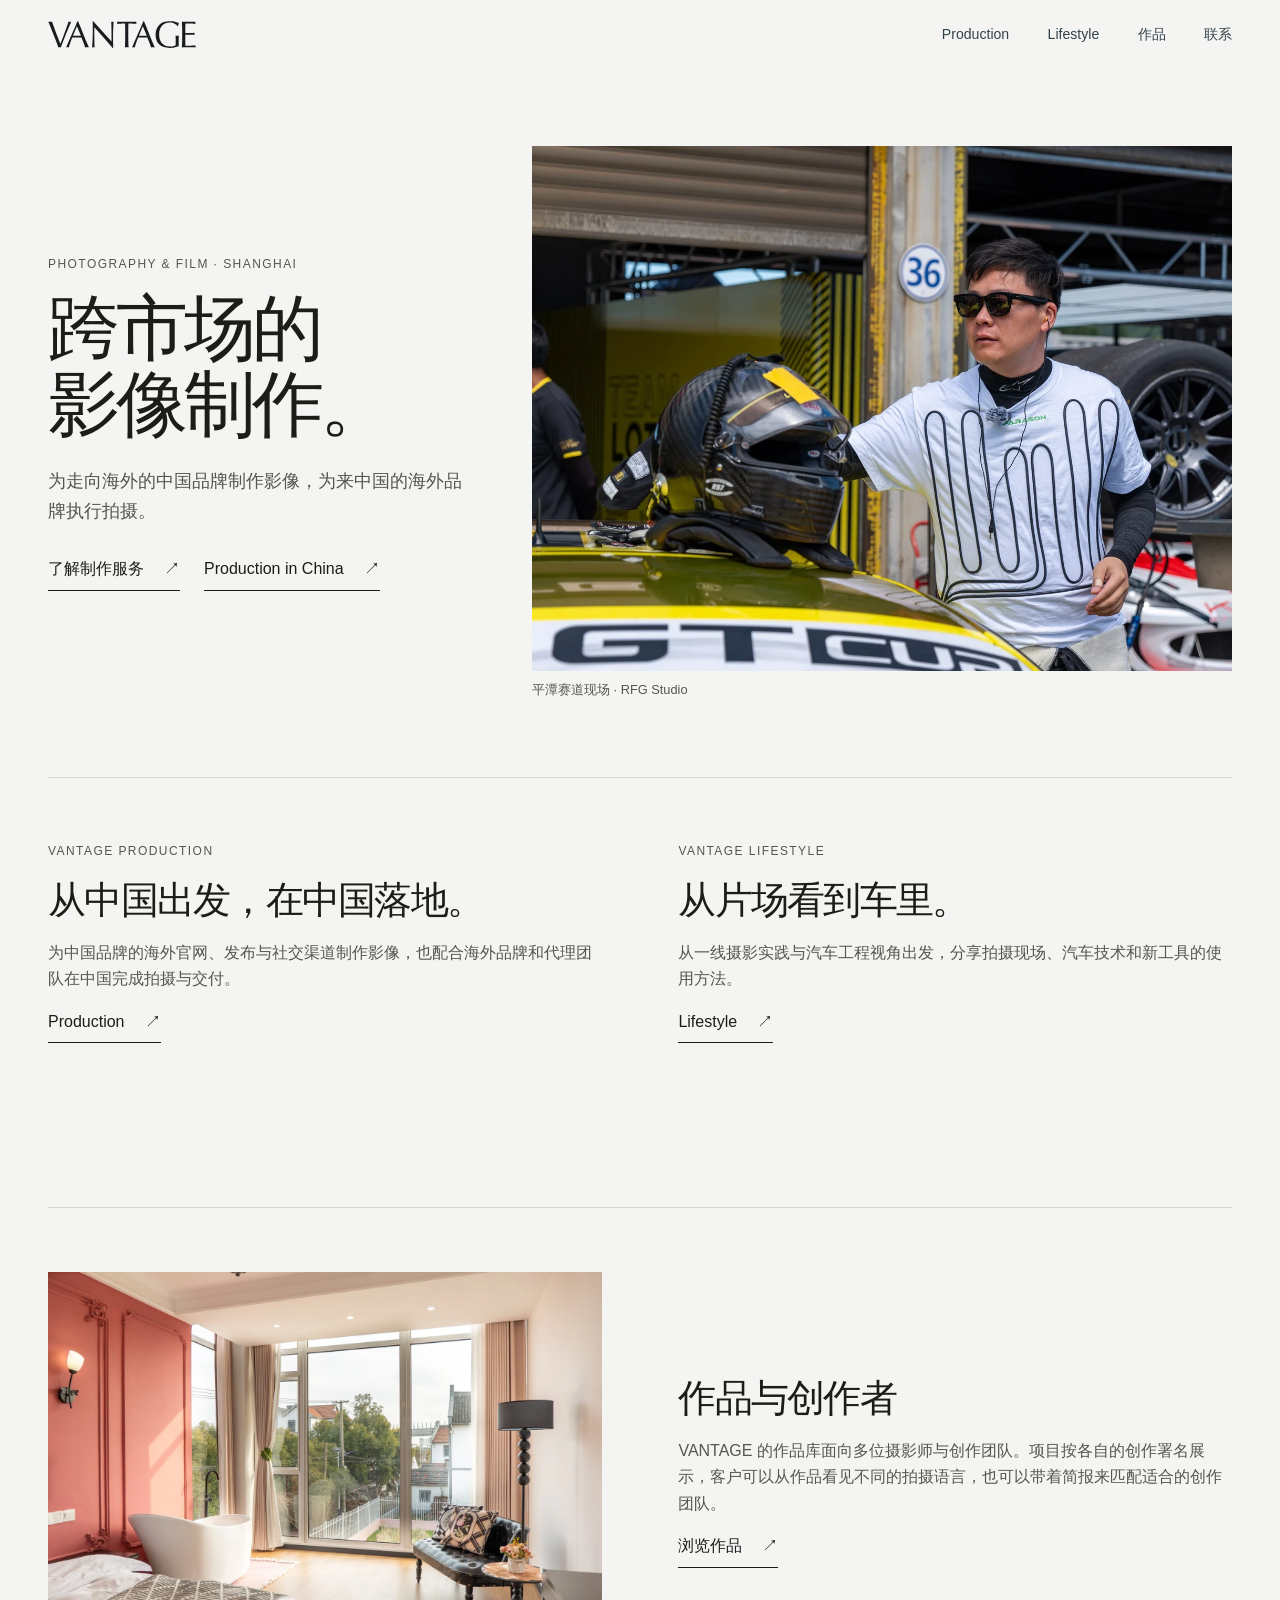
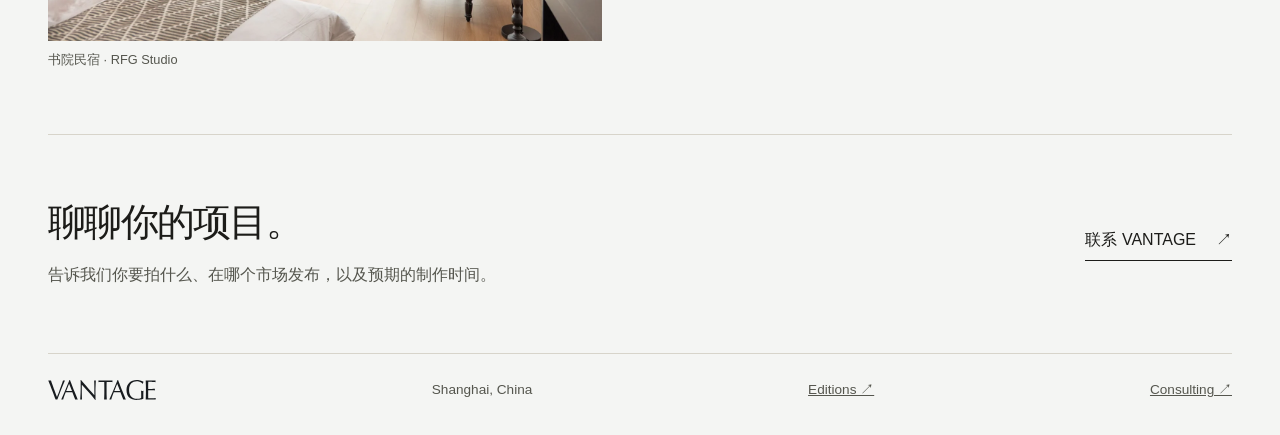
<file: index.html>
<!doctype html>
<html lang="zh-CN">
<head>
<meta charset="utf-8">
<meta name="viewport" content="width=device-width,initial-scale=1">
<title>跨境影像制作与创作者频道 | VANTAGE</title>
<meta name="description" content="VANTAGE 立足上海，为中国品牌出海和海外品牌在华项目提供影像制作，并运营 VANTAGE Lifestyle。">
<meta property="og:title" content="跨境影像制作与创作者频道 | VANTAGE">
<meta property="og:description" content="VANTAGE 立足上海，为中国品牌出海和海外品牌在华项目提供影像制作，并运营 VANTAGE Lifestyle。">
<link rel="stylesheet" href="style.css?v=30">
</head>
<body>
<a class="skip" href="#main">跳到正文</a>
<header class="mast wrap"><a href="index.html"><img src="assets/vantage.svg" alt="VANTAGE" width="148" height="29"></a><nav aria-label="主导航"><a href="production.html">Production</a><a href="lifestyle.html">Lifestyle</a><a href="work.html">作品</a><a href="contact.html">联系</a></nav></header>
<main id="main"><section class="wrap studio-hero"><div class="studio-lead"><p class="eyebrow">Photography &amp; Film · Shanghai</p><h1>跨市场的<br>影像制作。</h1><p>为走向海外的中国品牌制作影像，为来中国的海外品牌执行拍摄。</p><div class="studio-actions"><a class="action" href="production.html">了解制作服务 <span aria-hidden="true">↗</span></a><a class="action" href="china.html">Production in China <span aria-hidden="true">↗</span></a></div></div><figure><img src="assets/paddock0.webp" alt="平潭赛道上的赛车与维修区" fetchpriority="high"><figcaption>平潭赛道现场 · RFG Studio</figcaption></figure></section>
<section class="wrap studio-section" id="branches">
<div class="studio-duo">
<article><p class="eyebrow">VANTAGE Production</p><h2>从中国出发，在中国落地。</h2><p>为中国品牌的海外官网、发布与社交渠道制作影像，也配合海外品牌和代理团队在中国完成拍摄与交付。</p><a class="action" href="production.html">Production <span aria-hidden="true">↗</span></a></article>
<article><p class="eyebrow">VANTAGE Lifestyle</p><h2>从片场看到车里。</h2><p>从一线摄影实践与汽车工程视角出发，分享拍摄现场、汽车技术和新工具的使用方法。</p><a class="action" href="lifestyle.html">Lifestyle <span aria-hidden="true">↗</span></a></article>
</div></section>
<section class="wrap studio-section" id="about"><div class="studio-profile"><figure><img src="assets/space0.webp" alt="书院民宿的建筑与室内空间" loading="lazy"><figcaption>书院民宿 · RFG Studio</figcaption></figure><div><h2>作品与创作者</h2><p>VANTAGE 的作品库面向多位摄影师与创作团队。项目按各自的创作署名展示，客户可以从作品看见不同的拍摄语言，也可以带着简报来匹配适合的创作团队。</p><a class="action" href="work.html">浏览作品 <span aria-hidden="true">↗</span></a></div></div></section>
<section class="wrap studio-contact"><div><h2>聊聊你的项目。</h2><p>告诉我们你要拍什么、在哪个市场发布，以及预期的制作时间。</p></div><a class="action" href="contact.html">联系 VANTAGE <span aria-hidden="true">↗</span></a></section></main>
<footer class="wrap end"><a href="index.html"><img src="assets/vantage.svg" alt="VANTAGE" width="108" height="22"></a><span>Shanghai, China</span><a href="editions.html">Editions ↗</a><a href="consulting.html">Consulting ↗</a></footer>
</body>
</html>
</file>
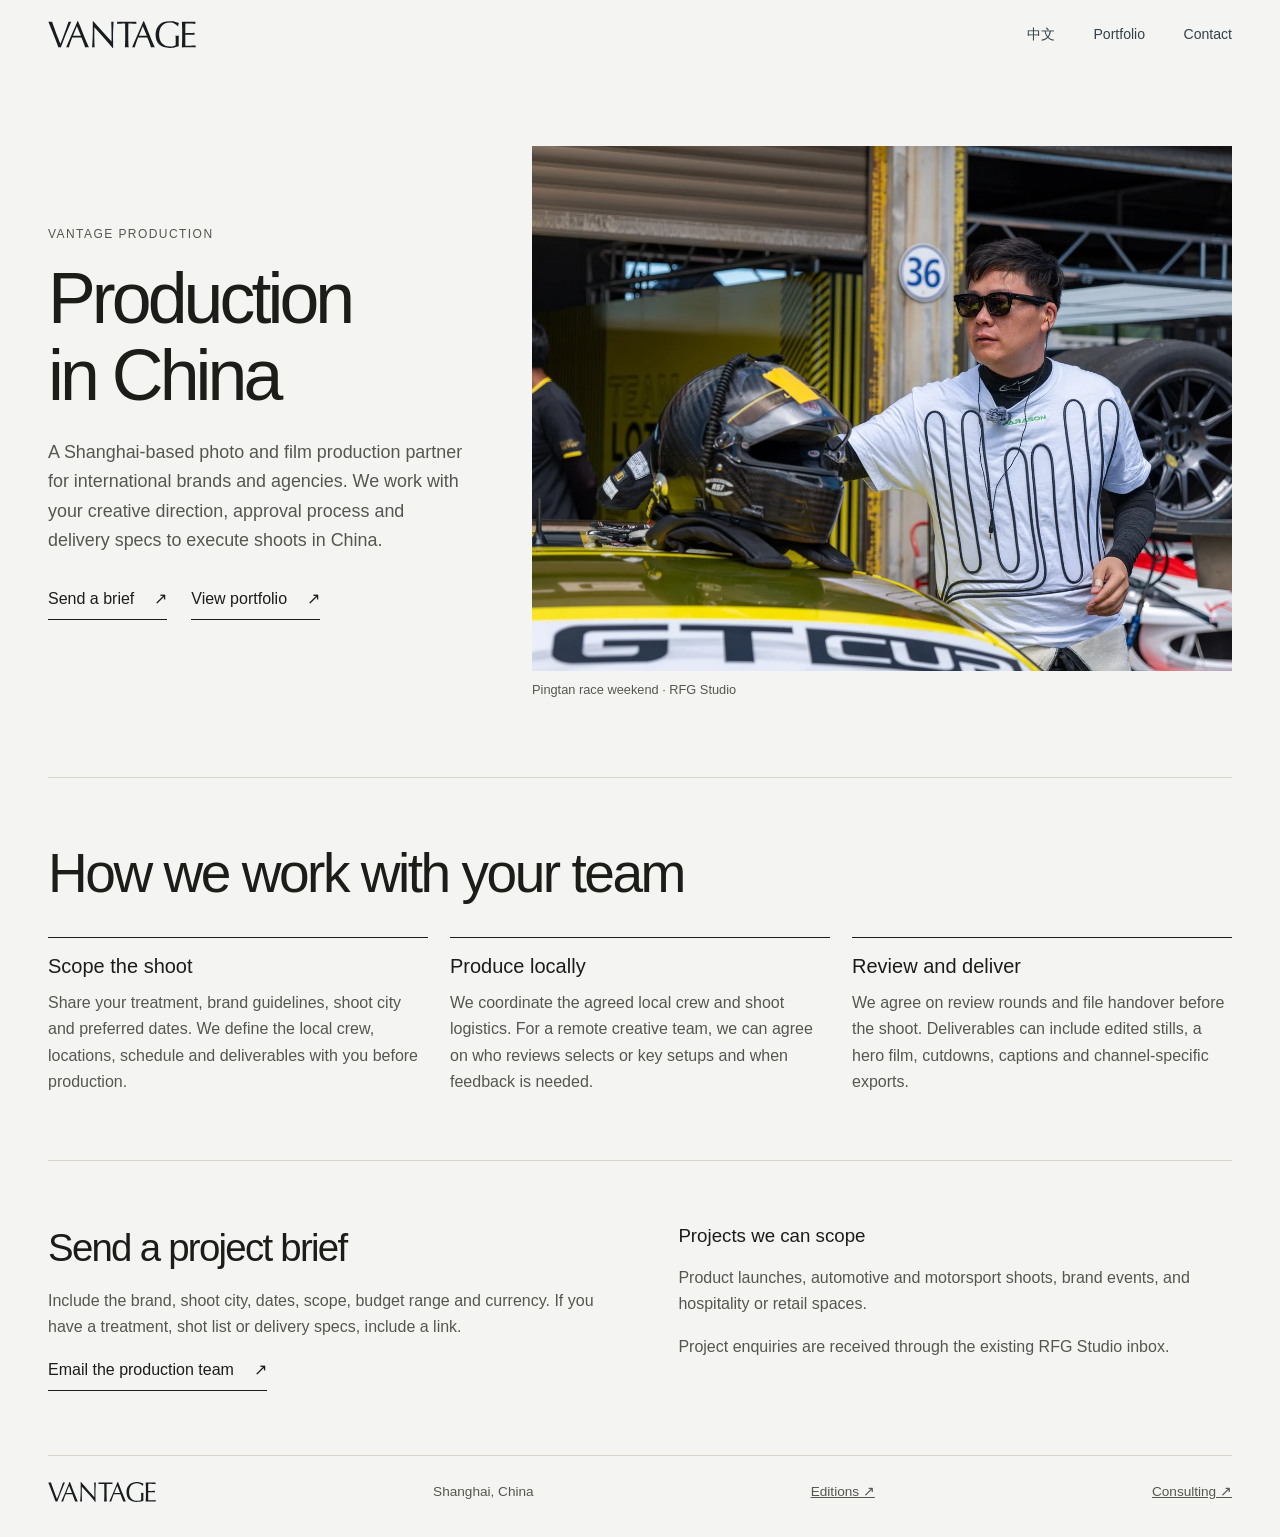
<file: china.html>
<!doctype html>
<html lang="en">
<head>
<meta charset="utf-8">
<meta name="viewport" content="width=device-width,initial-scale=1">
<title>Photo &amp; Film Production in China | VANTAGE</title>
<meta name="description" content="Shanghai-based photography and film production support for international brands and agencies working in China.">
<meta property="og:title" content="Photo &amp; Film Production in China | VANTAGE">
<meta property="og:description" content="Shanghai-based photography and film production support for international brands and agencies working in China.">
<link rel="stylesheet" href="style.css?v=30">
</head>
<body>
<a class="skip" href="#main">Skip to content</a>
<header class="mast wrap"><a href="index.html"><img src="assets/vantage.svg" alt="VANTAGE" width="148" height="29"></a><nav aria-label="Main navigation"><a href="production.html">中文</a><a href="work.html">Portfolio</a><a href="china.html#enquire">Contact</a></nav></header>
<main id="main"><section class="wrap studio-hero"><div class="studio-lead"><p class="eyebrow">VANTAGE Production</p><h1>Production<br>in China</h1><p>A Shanghai-based photo and film production partner for international brands and agencies. We work with your creative direction, approval process and delivery specs to execute shoots in China.</p><div class="studio-actions"><a class="action" href="#enquire">Send a brief <span aria-hidden="true">↗</span></a><a class="action" href="work.html">View portfolio <span aria-hidden="true">↗</span></a></div></div><figure><img src="assets/paddock0.webp" alt="Race cars and crew in the Pingtan paddock" fetchpriority="high"><figcaption>Pingtan race weekend · RFG Studio</figcaption></figure></section>
<section class="wrap studio-section"><h2>How we work with your team</h2><div class="detail-grid studio-details">
<article><h3>Scope the shoot</h3><p>Share your treatment, brand guidelines, shoot city and preferred dates. We define the local crew, locations, schedule and deliverables with you before production.</p></article>
<article><h3>Produce locally</h3><p>We coordinate the agreed local crew and shoot logistics. For a remote creative team, we can agree on who reviews selects or key setups and when feedback is needed.</p></article>
<article><h3>Review and deliver</h3><p>We agree on review rounds and file handover before the shoot. Deliverables can include edited stills, a hero film, cutdowns, captions and channel-specific exports.</p></article></div></section>
<section class="wrap studio-section" id="enquire"><div class="studio-duo"><article><h2>Send a project brief</h2><p>Include the brand, shoot city, dates, scope, budget range and currency. If you have a treatment, shot list or delivery specs, include a link.</p><a class="action" href="mailto:hello@rfgstudio.com?subject=VANTAGE%20%2F%20China%20Production">Email the production team <span aria-hidden="true">↗</span></a></article><article><h3>Projects we can scope</h3><p>Product launches, automotive and motorsport shoots, brand events, and hospitality or retail spaces.</p><p>Project enquiries are received through the existing RFG Studio inbox.</p></article></div></section></main>
<footer class="wrap end"><a href="index.html"><img src="assets/vantage.svg" alt="VANTAGE" width="108" height="22"></a><span>Shanghai, China</span><a href="editions.html">Editions ↗</a><a href="consulting.html">Consulting ↗</a></footer>
</body>
</html>
</file>
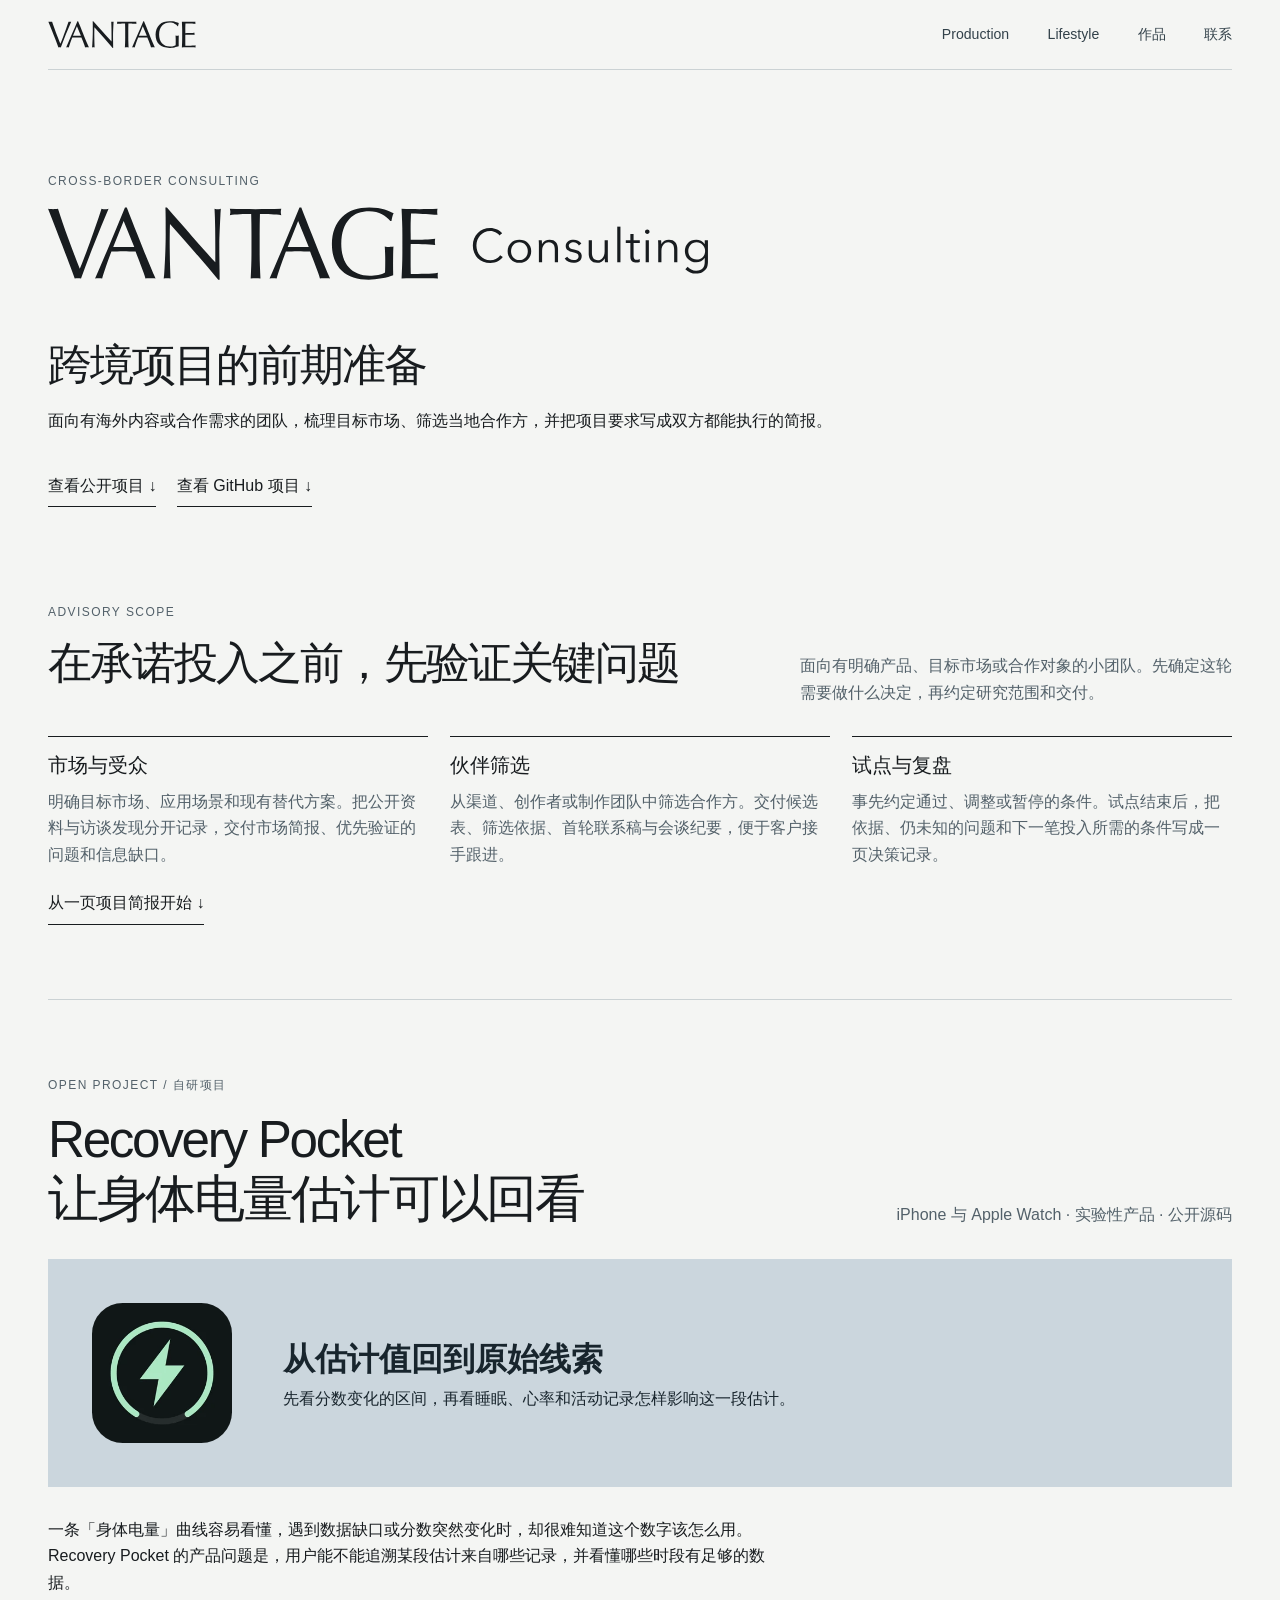
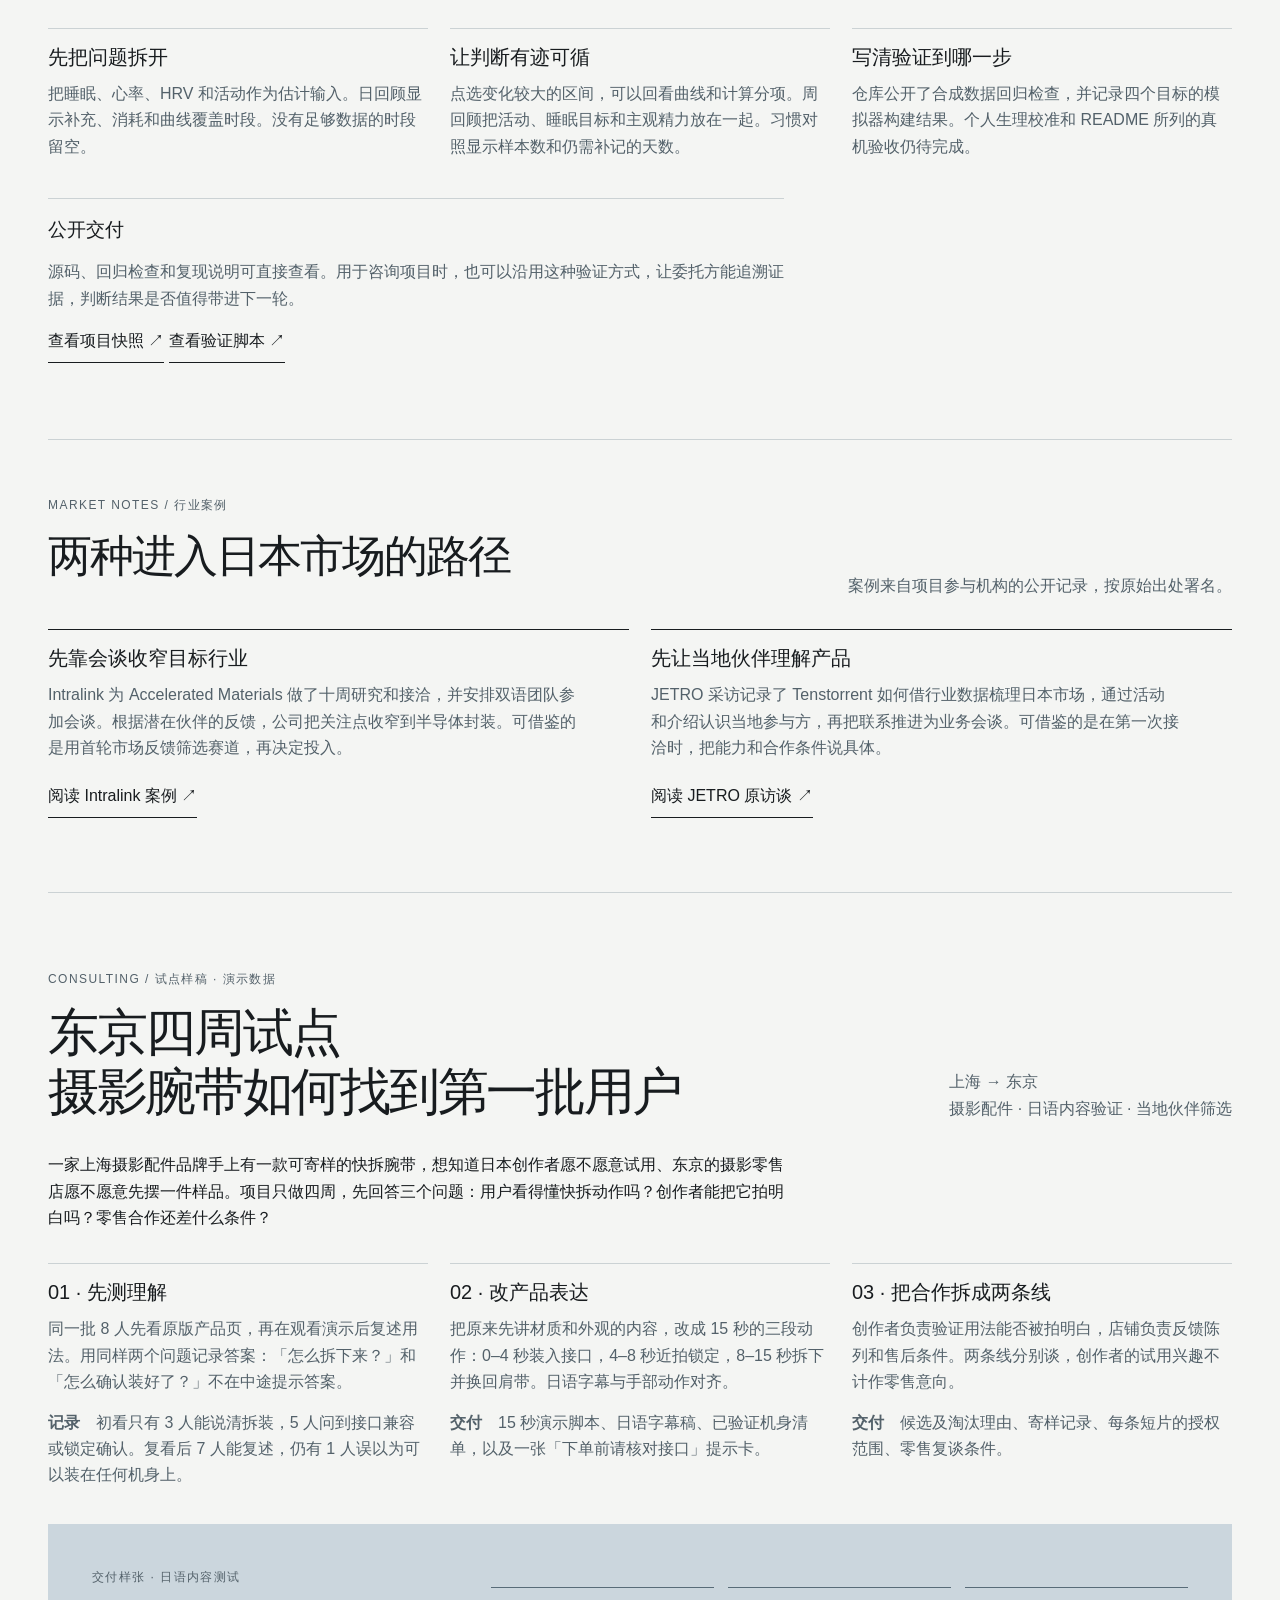
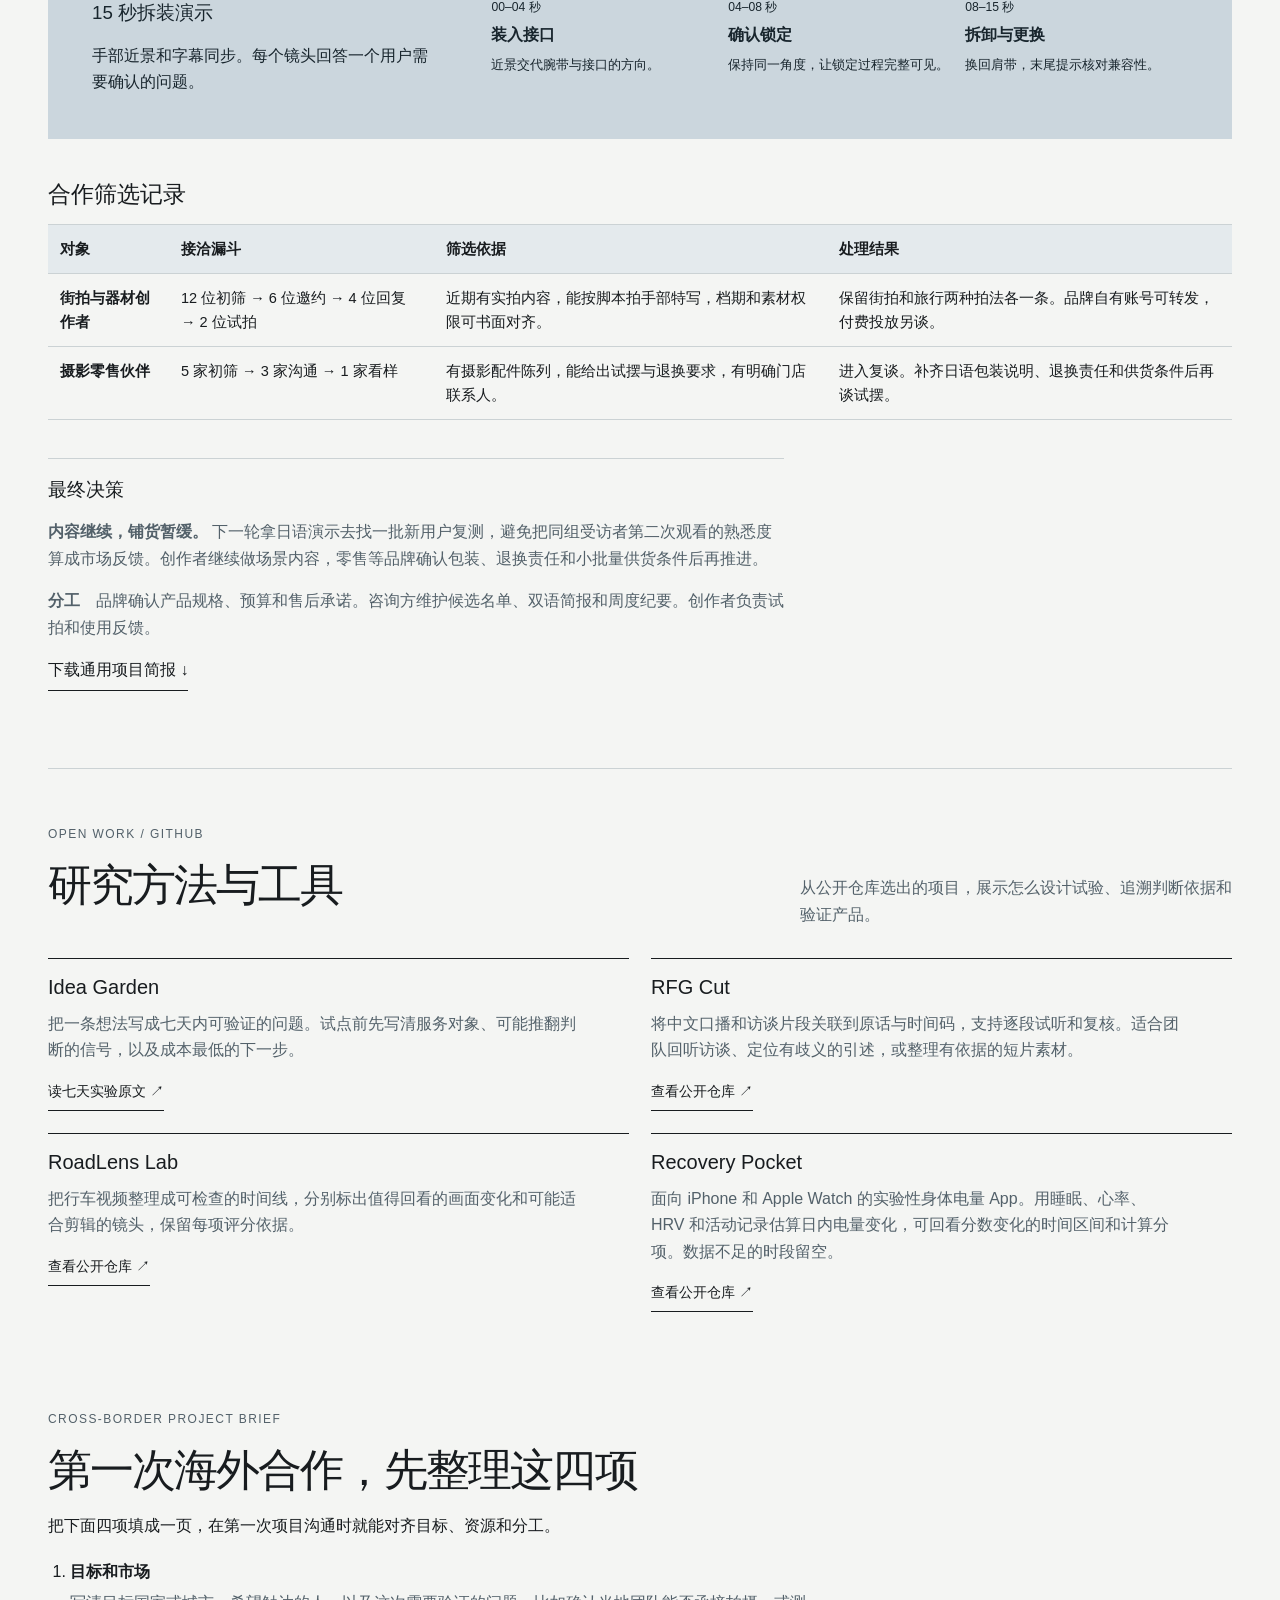
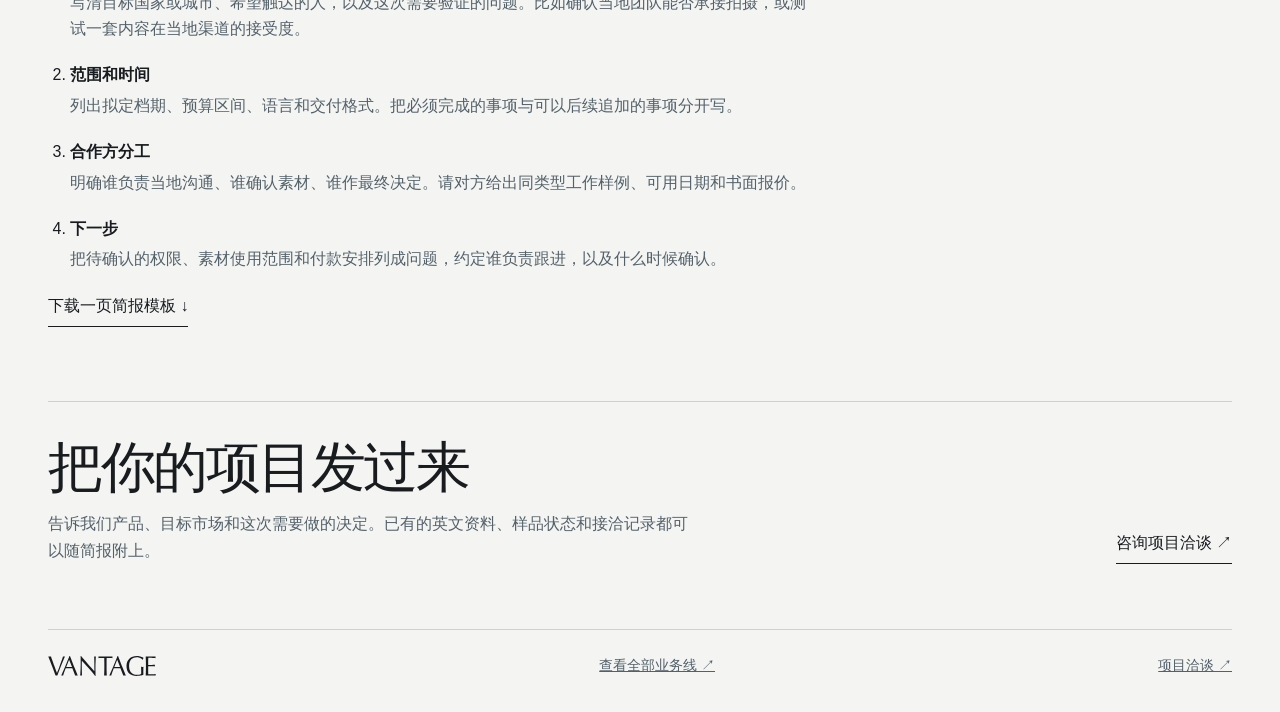
<file: consulting.html>
<!doctype html>
<html lang="zh-CN"><head><meta charset="utf-8"><meta name="viewport" content="width=device-width,initial-scale=1"><title>VANTAGE Consulting | 跨境项目的前期准备</title><meta name="description" content="面向有海外内容或合作需求的团队，梳理需要研究的市场、需要验证的合作方，以及下一步沟通所需材料。"><link rel="stylesheet" href="style.css?v=30"><script defer src="motion.js?v=3"></script></head>
<body><a class="skip" href="#main">跳到正文</a><header class="mast wrap"><a href="index.html?v=5" aria-label="VANTAGE 首页"><img src="assets/vantage.svg" alt="VANTAGE" width="148" height="29"></a><nav aria-label="主导航"><a href="production.html">Production</a><a href="lifestyle.html">Lifestyle</a><a href="work.html">作品</a><a href="contact.html">联系</a></nav></header><main id="main" class="division"><section class="wrap division-intro"><p class="eyebrow">Cross-border Consulting</p><h1><img src="assets/consulting.svg" alt="VANTAGE Consulting"></h1><h2>跨境项目的前期准备</h2><p>面向有海外内容或合作需求的团队，梳理目标市场、筛选当地合作方，并把项目要求写成双方都能执行的简报。</p><a class="action division-link" href="#verified-work">查看公开项目 ↓</a> <a class="action division-link" href="#github-resources">查看 GitHub 项目 ↓</a></section><section class="wrap division-topics" id="services">
<header class="section-head"><div><p class="eyebrow">Advisory Scope</p><h2>在承诺投入之前，先验证关键问题</h2></div><p>面向有明确产品、目标市场或合作对象的小团队。先确定这轮需要做什么决定，再约定研究范围和交付。</p></header>
<div class="detail-grid">
<article><h3>市场与受众</h3><p>明确目标市场、应用场景和现有替代方案。把公开资料与访谈发现分开记录，交付市场简报、优先验证的问题和信息缺口。</p></article>
<article><h3>伙伴筛选</h3><p>从渠道、创作者或制作团队中筛选合作方。交付候选表、筛选依据、首轮联系稿与会谈纪要，便于客户接手跟进。</p></article>
<article><h3>试点与复盘</h3><p>事先约定通过、调整或暂停的条件。试点结束后，把依据、仍未知的问题和下一笔投入所需的条件写成一页决策记录。</p></article>
</div><a class="action division-link" href="#brief">从一页项目简报开始 ↓</a>
</section>
<section class="wrap advisory-case" id="verified-work">
<header class="section-head"><div><p class="eyebrow">Open Project / 自研项目</p><h2>Recovery Pocket<br>让身体电量估计可以回看</h2></div><p>iPhone 与 Apple Watch · 实验性产品 · 公开源码</p></header>
<figure class="advisory-visual recovery-visual"><img src="assets/recovery-pocket.webp" alt="Recovery Pocket 应用图标" width="256" height="256" loading="lazy"><figcaption><strong>从估计值回到原始线索</strong><p>先看分数变化的区间，再看睡眠、心率和活动记录怎样影响这一段估计。</p></figcaption></figure><p class="advisory-lead">一条「身体电量」曲线容易看懂，遇到数据缺口或分数突然变化时，却很难知道这个数字该怎么用。Recovery Pocket 的产品问题是，用户能不能追溯某段估计来自哪些记录，并看懂哪些时段有足够的数据。</p>
<div class="detail-grid advisory-phases">
<article><h3>先把问题拆开</h3><p>把睡眠、心率、HRV 和活动作为估计输入。日回顾显示补充、消耗和曲线覆盖时段。没有足够数据的时段留空。</p></article>
<article><h3>让判断有迹可循</h3><p>点选变化较大的区间，可以回看曲线和计算分项。周回顾把活动、睡眠目标和主观精力放在一起。习惯对照显示样本数和仍需补记的天数。</p></article>
<article><h3>写清验证到哪一步</h3><p>仓库公开了合成数据回归检查，并记录四个目标的模拟器构建结果。个人生理校准和 README 所列的真机验收仍待完成。</p></article>
</div>
<div class="advisory-decision"><h3>公开交付</h3><p>源码、回归检查和复现说明可直接查看。用于咨询项目时，也可以沿用这种验证方式，让委托方能追溯证据，判断结果是否值得带进下一轮。</p><a class="action" href="https://github.com/richardsh3n/recovery-pocket/tree/73046a65eddf6437331d0633fce0c1bff36e698a">查看项目快照 ↗</a> <a class="action" href="https://github.com/richardsh3n/recovery-pocket/blob/73046a65eddf6437331d0633fce0c1bff36e698a/Verification/run_checks.py">查看验证脚本 ↗</a></div>
</section>
<section class="wrap division-topics advisory-references" id="market-notes">
<header class="section-head"><div><p class="eyebrow">Market Notes / 行业案例</p><h2>两种进入日本市场的路径</h2></div><p>案例来自项目参与机构的公开记录，按原始出处署名。</p></header>
<div class="detail-grid resource-grid">
<article><h3>先靠会谈收窄目标行业</h3><p>Intralink 为 Accelerated Materials 做了十周研究和接洽，并安排双语团队参加会谈。根据潜在伙伴的反馈，公司把关注点收窄到半导体封装。可借鉴的是用首轮市场反馈筛选赛道，再决定投入。</p><a class="action division-link" href="https://www.intralinkgroup.com/case-study-accelerated-materials">阅读 Intralink 案例 ↗</a></article>
<article><h3>先让当地伙伴理解产品</h3><p>JETRO 采访记录了 Tenstorrent 如何借行业数据梳理日本市场，通过活动和介绍认识当地参与方，再把联系推进为业务会谈。可借鉴的是在第一次接洽时，把能力和合作条件说具体。</p><a class="action division-link" href="https://www.jetro.go.jp/en/invest/investment_environment/success_stories/tenstorrent.html">阅读 JETRO 原访谈 ↗</a></article>
</div>
</section>
<section class="wrap advisory-case tokyo-case" id="case-tokyo">
<header class="section-head"><div><p class="eyebrow">Consulting / 试点样稿 · 演示数据</p><h2>东京四周试点<br>摄影腕带如何找到第一批用户</h2></div><p>上海 → 东京<br>摄影配件 · 日语内容验证 · 当地伙伴筛选</p></header>
<p class="advisory-lead">一家上海摄影配件品牌手上有一款可寄样的快拆腕带，想知道日本创作者愿不愿意试用、东京的摄影零售店愿不愿意先摆一件样品。项目只做四周，先回答三个问题：用户看得懂快拆动作吗？创作者能把它拍明白吗？零售合作还差什么条件？</p>
<div class="detail-grid advisory-phases">
<article><h3>01 · 先测理解</h3><p>同一批 8 人先看原版产品页，再在观看演示后复述用法。用同样两个问题记录答案：「怎么拆下来？」和「怎么确认装好了？」不在中途提示答案。</p><p><strong>记录</strong>　初看只有 3 人能说清拆装，5 人问到接口兼容或锁定确认。复看后 7 人能复述，仍有 1 人误以为可以装在任何机身上。</p></article>
<article><h3>02 · 改产品表达</h3><p>把原来先讲材质和外观的内容，改成 15 秒的三段动作：0–4 秒装入接口，4–8 秒近拍锁定，8–15 秒拆下并换回肩带。日语字幕与手部动作对齐。</p><p><strong>交付</strong>　15 秒演示脚本、日语字幕稿、已验证机身清单，以及一张「下单前请核对接口」提示卡。</p></article>
<article><h3>03 · 把合作拆成两条线</h3><p>创作者负责验证用法能否被拍明白，店铺负责反馈陈列和售后条件。两条线分别谈，创作者的试用兴趣不计作零售意向。</p><p><strong>交付</strong>　候选及淘汰理由、寄样记录、每条短片的授权范围、零售复谈条件。</p></article>
</div>
<figure class="advisory-visual deliverable-visual"><figcaption><p class="eyebrow">交付样张 · 日语内容测试</p><h3>15 秒拆装演示</h3><p>手部近景和字幕同步。每个镜头回答一个用户需要确认的问题。</p></figcaption>
<ol><li><span>00–04 秒</span><strong>装入接口</strong><p>近景交代腕带与接口的方向。</p></li><li><span>04–08 秒</span><strong>确认锁定</strong><p>保持同一角度，让锁定过程完整可见。</p></li><li><span>08–15 秒</span><strong>拆卸与更换</strong><p>换回肩带，末尾提示核对兼容性。</p></li></ol></figure><h3 class="tokyo-subtitle">合作筛选记录</h3>
<div class="tokyo-table"><table><thead><tr><th scope="col">对象</th><th scope="col">接洽漏斗</th><th scope="col">筛选依据</th><th scope="col">处理结果</th></tr></thead><tbody>
<tr><th scope="row">街拍与器材创作者</th><td>12 位初筛 → 6 位邀约 → 4 位回复 → 2 位试拍</td><td>近期有实拍内容，能按脚本拍手部特写，档期和素材权限可书面对齐。</td><td>保留街拍和旅行两种拍法各一条。品牌自有账号可转发，付费投放另谈。</td></tr>
<tr><th scope="row">摄影零售伙伴</th><td>5 家初筛 → 3 家沟通 → 1 家看样</td><td>有摄影配件陈列，能给出试摆与退换要求，有明确门店联系人。</td><td>进入复谈。补齐日语包装说明、退换责任和供货条件后再谈试摆。</td></tr>
</tbody></table></div>

<div class="advisory-decision"><h3>最终决策</h3><p><strong>内容继续，铺货暂缓。</strong> 下一轮拿日语演示去找一批新用户复测，避免把同组受访者第二次观看的熟悉度算成市场反馈。创作者继续做场景内容，零售等品牌确认包装、退换责任和小批量供货条件后再推进。</p><p><strong>分工</strong>　品牌确认产品规格、预算和售后承诺。咨询方维护候选名单、双语简报和周度纪要。创作者负责试拍和使用反馈。</p><a class="action" href="#brief">下载通用项目简报 ↓</a></div>
</section><section class="wrap division-topics consulting-resources" id="github-resources">
<header class="section-head"><div><p class="eyebrow">Open Work / GitHub</p><h2>研究方法与工具</h2></div><p>从公开仓库选出的项目，展示怎么设计试验、追溯判断依据和验证产品。</p></header>
<div class="detail-grid resource-grid">
<article><h3>Idea Garden</h3><p>把一条想法写成七天内可验证的问题。试点前先写清服务对象、可能推翻判断的信号，以及成本最低的下一步。</p><a class="action" href="https://github.com/richardsh3n/idea-garden/blob/main/ideas/001-from-idea-to-experiment.md">读七天实验原文 ↗</a></article>
<article><h3>RFG Cut</h3><p>将中文口播和访谈片段关联到原话与时间码，支持逐段试听和复核。适合团队回听访谈、定位有歧义的引述，或整理有依据的短片素材。</p><a class="action" href="https://github.com/richardsh3n/rfg-cut">查看公开仓库 ↗</a></article>
<article><h3>RoadLens Lab</h3><p>把行车视频整理成可检查的时间线，分别标出值得回看的画面变化和可能适合剪辑的镜头，保留每项评分依据。</p><a class="action" href="https://github.com/richardsh3n/roadlens-lab">查看公开仓库 ↗</a></article>
<article><h3>Recovery Pocket</h3><p>面向 iPhone 和 Apple Watch 的实验性身体电量 App。用睡眠、心率、HRV 和活动记录估算日内电量变化，可回看分数变化的时间区间和计算分项。数据不足的时段留空。</p><a class="action" href="https://github.com/richardsh3n/recovery-pocket">查看公开仓库 ↗</a></article>
</div>
</section><section class="wrap division-topics" id="brief"><p class="eyebrow">Cross-border Project Brief</p><h2>第一次海外合作，先整理这四项</h2><p>把下面四项填成一页，在第一次项目沟通时就能对齐目标、资源和分工。</p><ol class="brief-list">
<li><strong>目标和市场</strong><p>写清目标国家或城市、希望触达的人，以及这次需要验证的问题。比如确认当地团队能否承接拍摄，或测试一套内容在当地渠道的接受度。</p></li>
<li><strong>范围和时间</strong><p>列出拟定档期、预算区间、语言和交付格式。把必须完成的事项与可以后续追加的事项分开写。</p></li>
<li><strong>合作方分工</strong><p>明确谁负责当地沟通、谁确认素材、谁作最终决定。请对方给出同类型工作样例、可用日期和书面报价。</p></li>
<li><strong>下一步</strong><p>把待确认的权限、素材使用范围和付款安排列成问题，约定谁负责跟进，以及什么时候确认。</p></li>
</ol><a class="action" href="assets/cross-border-brief.txt" download>下载一页简报模板 ↓</a></section><section class="wrap home-contact"><div><h2>把你的项目发过来</h2><p>告诉我们产品、目标市场和这次需要做的决定。已有的英文资料、样品状态和接洽记录都可以随简报附上。</p></div><a class="action" href="contact.html?topic=Consulting">咨询项目洽谈 ↗</a></section></main><footer class="wrap end"><a href="index.html?v=5" aria-label="VANTAGE 首页"><img src="assets/vantage.svg" alt="VANTAGE" width="108" height="22"></a><a href="index.html?v=5#branches">查看全部业务线 ↗</a><a href="contact.html">项目洽谈 ↗</a></footer></body></html>
</file>
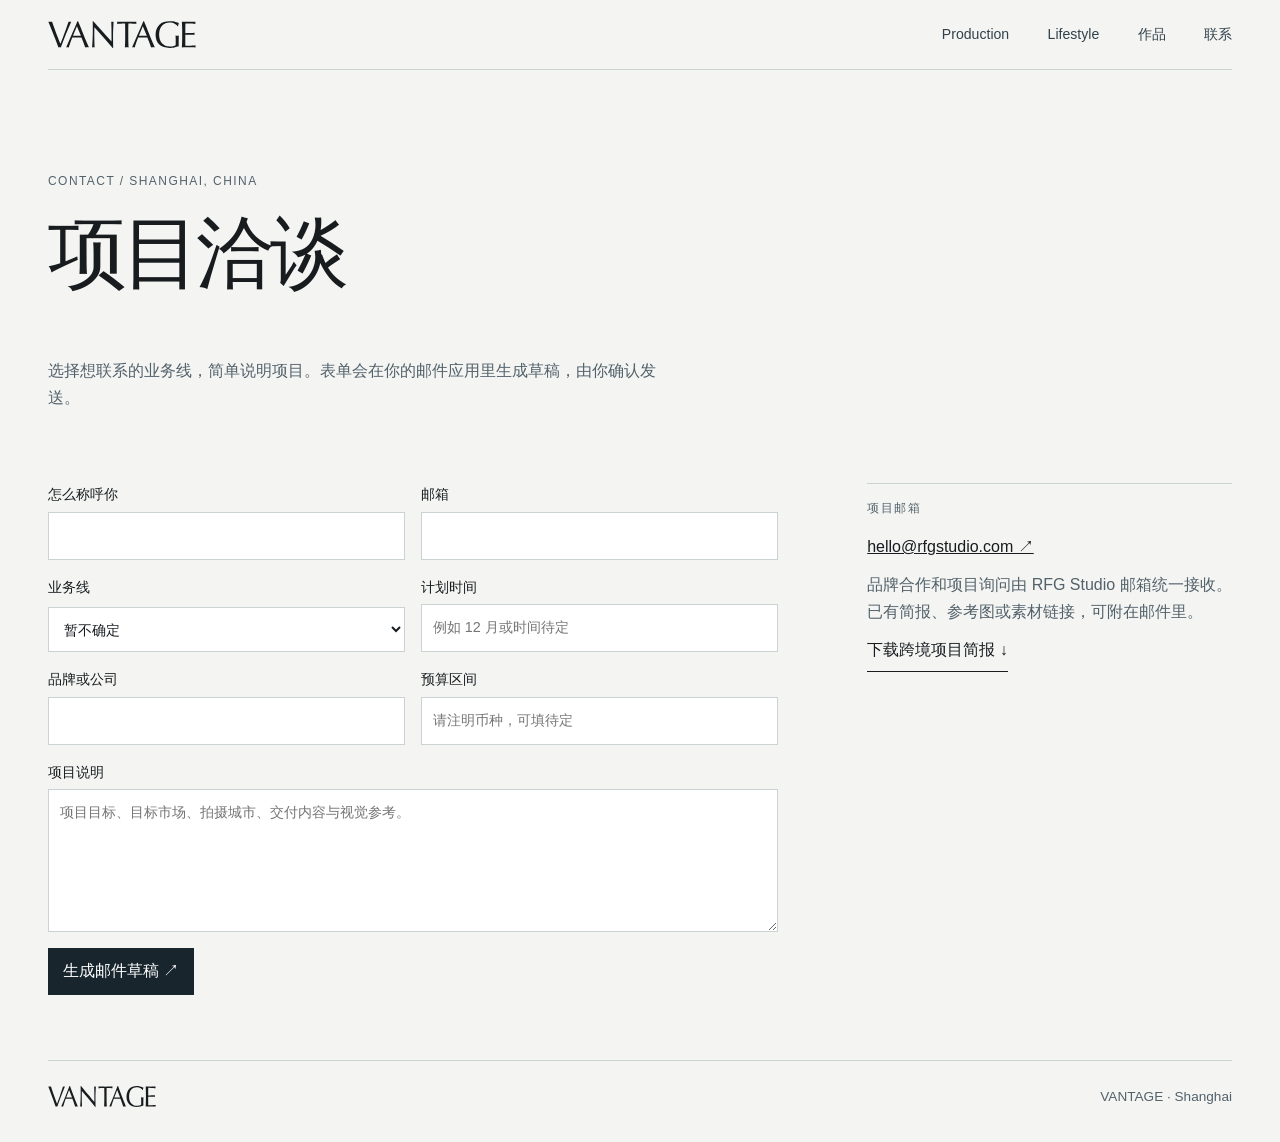
<file: contact.html>
<!doctype html>
<html lang="zh-CN"><head><meta charset="utf-8"><meta name="viewport" content="width=device-width,initial-scale=1"><title>联系 VANTAGE | 项目洽谈</title><link rel="stylesheet" href="style.css?v=30"><script defer src="contact.js?v=30"></script></head>
<body><a class="skip" href="#main">跳到正文</a><header class="mast wrap"><a href="index.html" aria-label="VANTAGE 首页"><img src="assets/vantage.svg" alt="VANTAGE" width="148" height="29"></a><nav aria-label="主导航"><a href="production.html">Production</a><a href="lifestyle.html">Lifestyle</a><a href="work.html">作品</a><a href="contact.html">联系</a></nav></header><main id="main"><section class="wrap division-intro"><p class="eyebrow">Contact / Shanghai, China</p><h1>项目洽谈</h1><p>选择想联系的业务线，简单说明项目。表单会在你的邮件应用里生成草稿，由你确认发送。</p></section>
<section class="wrap contact-layout" aria-label="联系表单与邮箱"><form class="contact-form" hidden>
<label>怎么称呼你 <input name="name" autocomplete="name" required></label>
<label>邮箱 <input type="email" name="email" autocomplete="email" required></label>
<label>业务线 <select name="topic"><option value="">暂不确定</option><option>Production</option><option value="Outbound">中国品牌出海</option><option value="China Production">海外品牌在华制作</option><option value="Contributors">摄影师与作品合作</option><option>Lifestyle</option><option>Consulting</option><option>Editions</option></select></label>
<label>计划时间 <input name="timing" placeholder="例如 12 月或时间待定"></label>
<label>品牌或公司 <input name="company" autocomplete="organization"></label><label>预算区间 <input name="budget" placeholder="请注明币种，可填待定"></label><label class="contact-details">项目说明 <textarea name="details" rows="5" required placeholder="项目目标、目标市场、拍摄城市、交付内容与视觉参考。"></textarea></label>
<button type="submit">生成邮件草稿 ↗</button></form>
<aside><p class="eyebrow">项目邮箱</p><a href="mailto:hello@rfgstudio.com">hello@rfgstudio.com ↗</a><p>品牌合作和项目询问由 RFG Studio 邮箱统一接收。已有简报、参考图或素材链接，可附在邮件里。</p><a class="action" href="assets/cross-border-brief.txt" download>下载跨境项目简报 ↓</a></aside></section></main><footer class="wrap end"><a href="index.html" aria-label="VANTAGE 首页"><img src="assets/vantage.svg" alt="VANTAGE" width="108" height="22"></a><span>VANTAGE · Shanghai</span></footer></body></html>
</file>
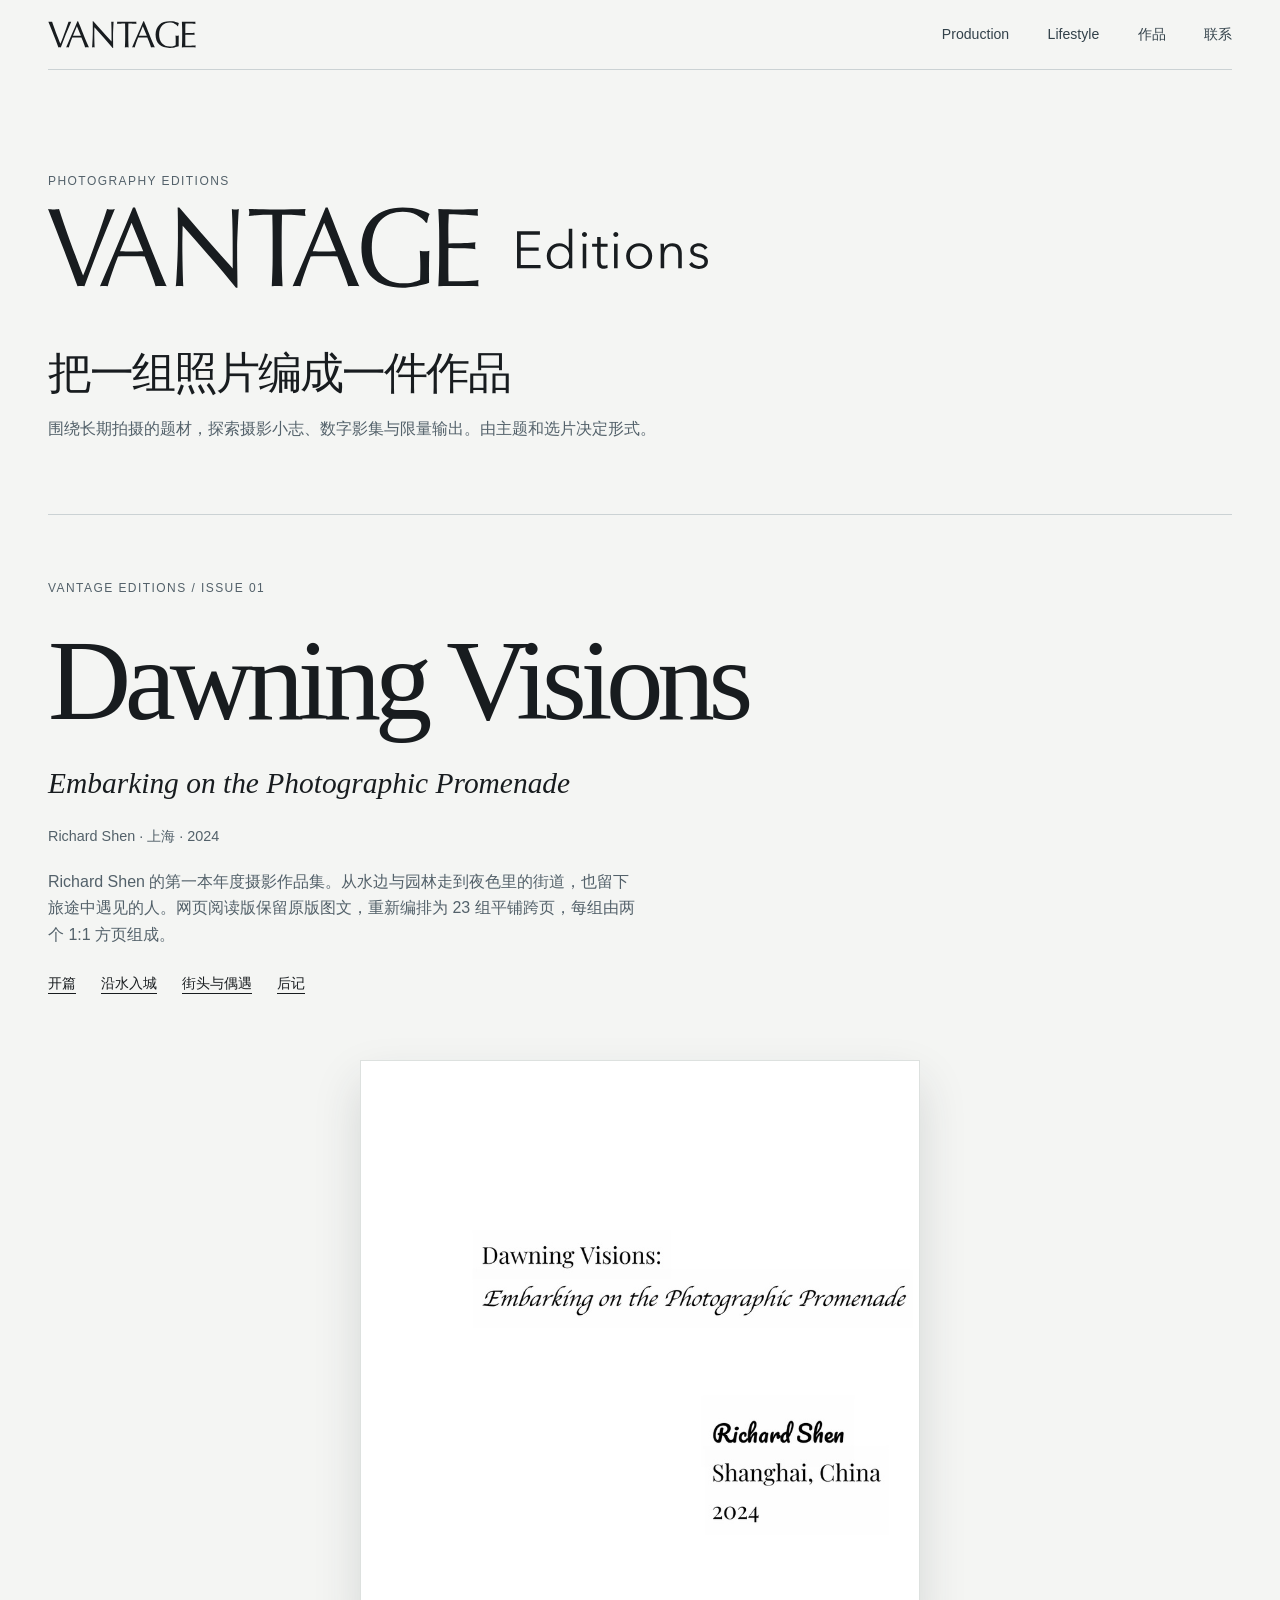
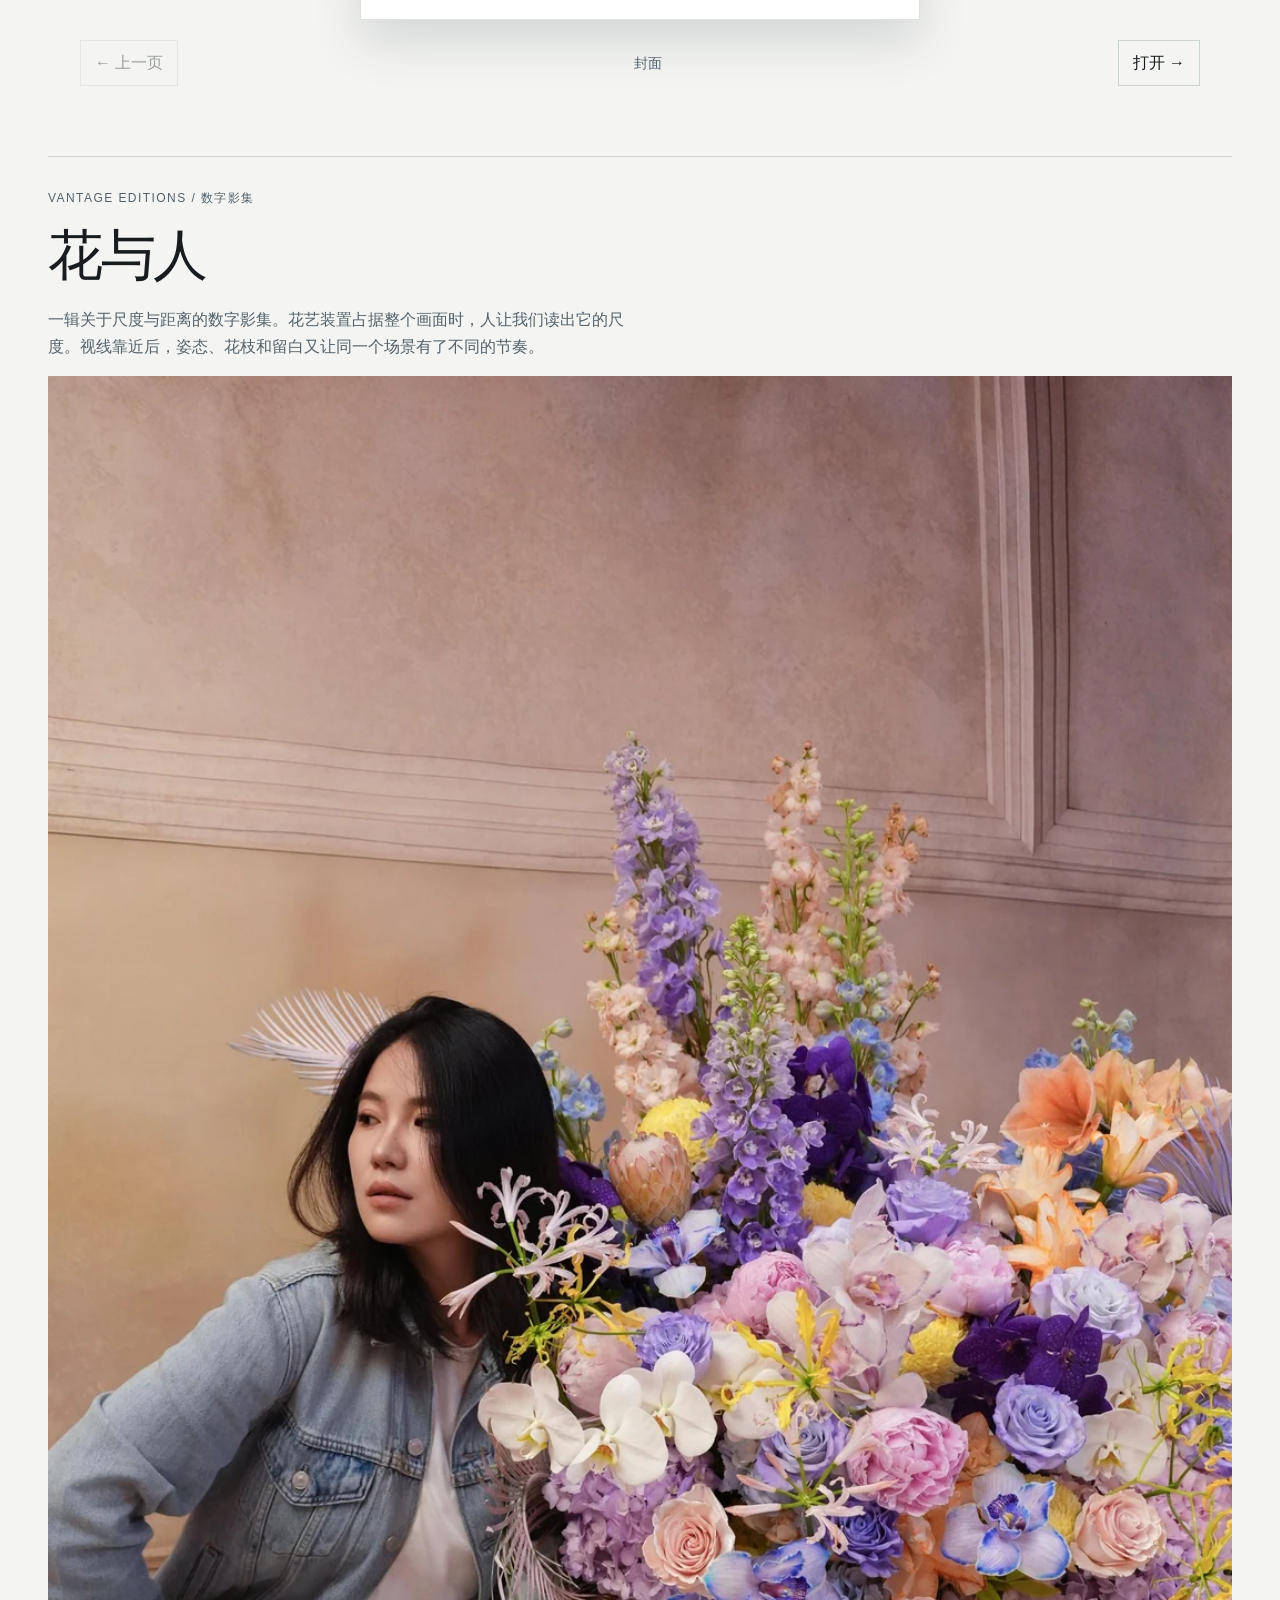
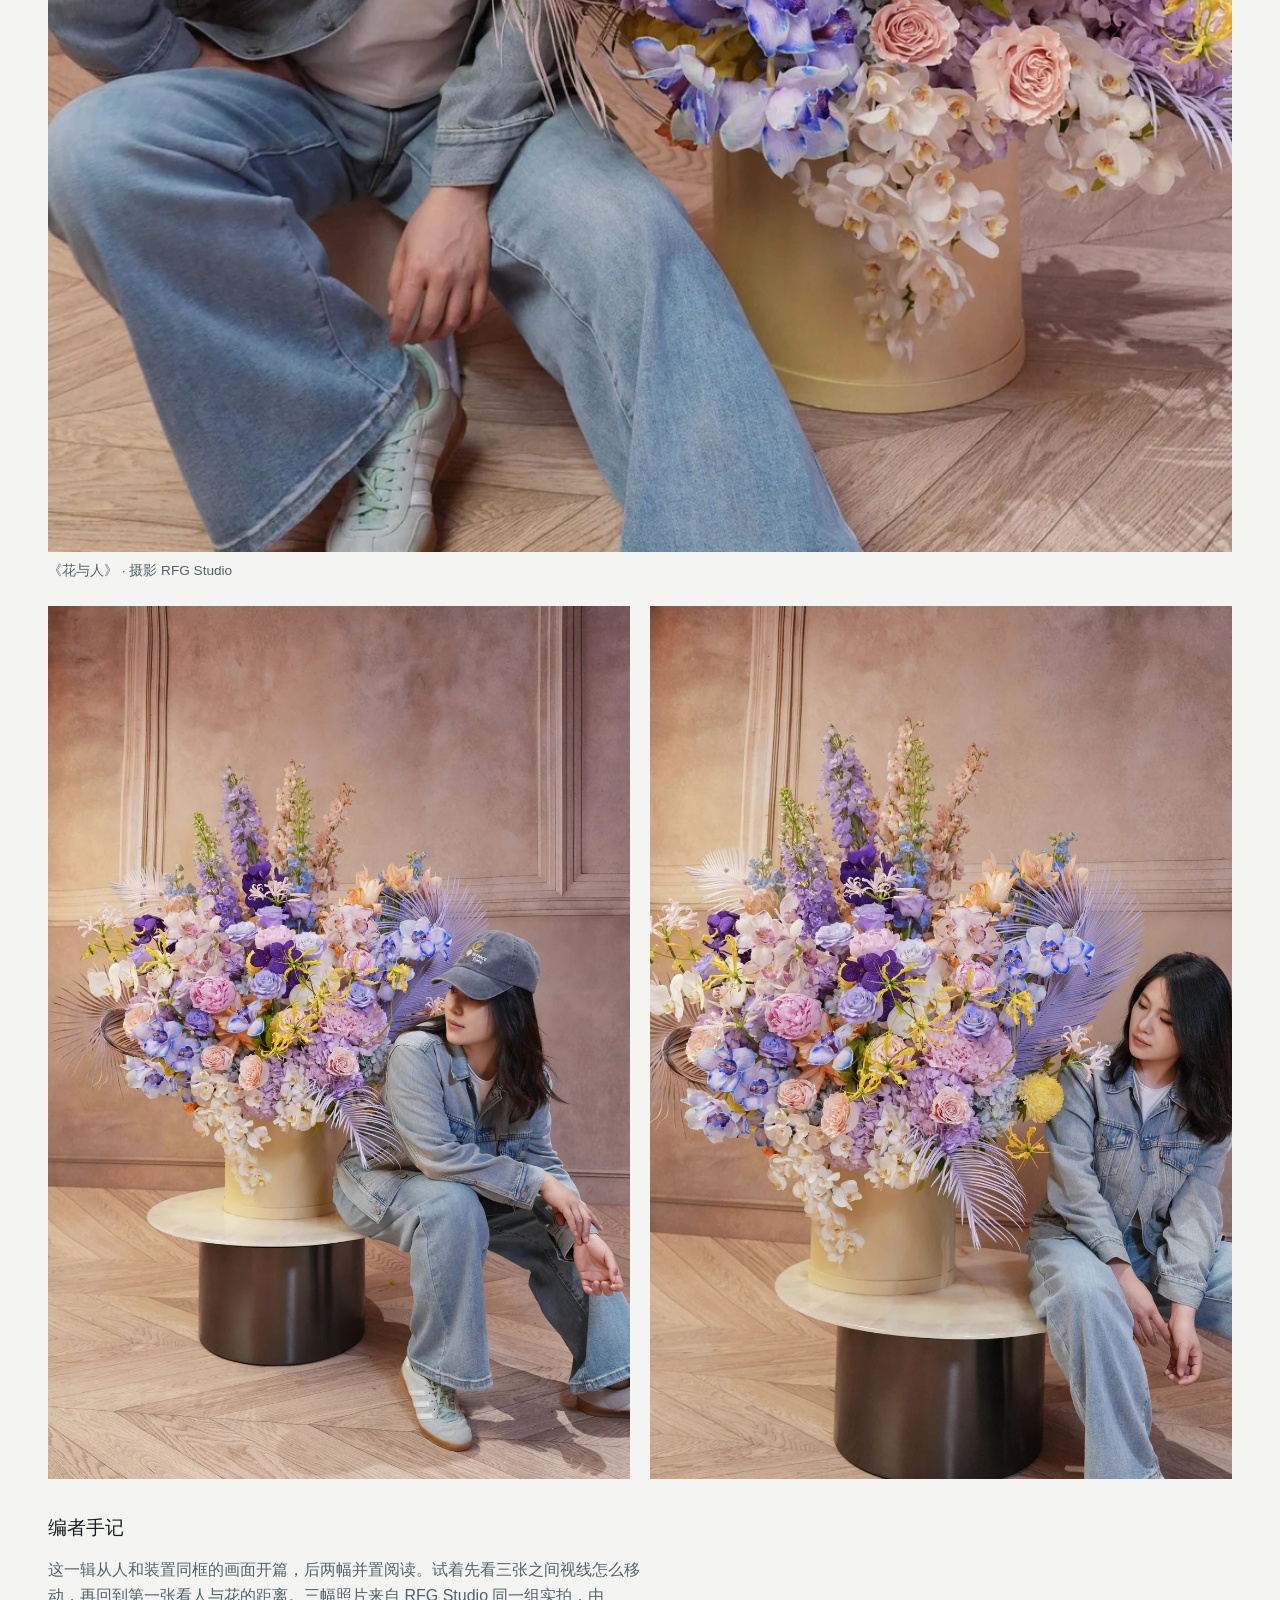
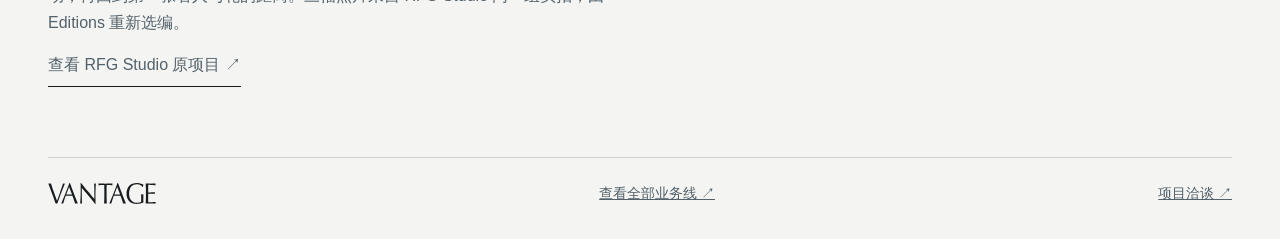
<file: editions.html>
<!doctype html>
<html lang="zh-CN"><head><meta charset="utf-8"><meta name="viewport" content="width=device-width,initial-scale=1"><title>Dawning Visions | VANTAGE Editions</title><meta name="description" content="围绕长期拍摄的题材，探索摄影小志、数字影集与限量输出。由主题和选片决定形式。"><link rel="stylesheet" href="style.css?v=30"><script defer src="motion.js?v=3"></script><script defer src="book.js?v=18"></script></head>
<body><a class="skip" href="#main">跳到正文</a><header class="mast wrap"><a href="index.html?v=5" aria-label="VANTAGE 首页"><img src="assets/vantage.svg" alt="VANTAGE" width="148" height="29"></a><nav aria-label="主导航"><a href="production.html">Production</a><a href="lifestyle.html">Lifestyle</a><a href="work.html">作品</a><a href="contact.html">联系</a></nav></header><main id="main" class="division"><section class="wrap division-intro"><p class="eyebrow">Photography Editions</p><h1><img src="assets/editions.svg" alt="VANTAGE Editions"></h1><h2>把一组照片编成一件作品</h2><p>围绕长期拍摄的题材，探索摄影小志、数字影集与限量输出。由主题和选片决定形式。</p></section><article class="wrap edition-issue portfolio-issue" id="issue-01">
<header class="book-intro"><p class="eyebrow">VANTAGE Editions / Issue 01</p>
<h2 lang="en">Dawning Visions</h2>
<p class="book-subtitle" lang="en">Embarking on the Photographic Promenade</p>
<p class="book-author">Richard Shen · 上海 · 2024</p>
<p class="issue-intro">Richard Shen 的第一本年度摄影作品集。从水边与园林走到夜色里的街道，也留下旅途中遇见的人。网页阅读版保留原版图文，重新编排为 23 组平铺跨页，每组由两个 1:1 方页组成。</p>
<nav class="book-nav" aria-label="作品集阅读目录"><a href="#opening">开篇</a><a href="#journeys">沿水入城</a><a href="#street">街头与偶遇</a><a href="#closing">后记</a></nav>
</header>
<div class="book-reader" hidden>
  <div class="book-desk" role="group" aria-label="方形小册子，左右方向键翻页" tabindex="0"><div class="book-pages"></div></div>
  <div class="book-toolbar">
    <button type="button" data-book-step="-1" aria-label="上一页">← <span>上一页</span></button>
    <output class="book-counter" aria-live="polite"></output>
    <button type="button" data-book-step="1" aria-label="下一页"><span>下一页</span> →</button>
  </div>
</div>
<div class="book-archive">
<section id="opening" class="book-section" aria-label="开篇"><figure class="book-spread book-sheet" id="spread-01"><span class="book-blank" aria-hidden="true"></span><a href="assets/dawning-visions/01.jpg" aria-label="查看大图：原封面，书名、Richard Shen 与 2024 年"><img src="assets/dawning-visions/01.jpg" width="886" height="886" alt="原封面，书名、Richard Shen 与 2024 年"></a><figcaption>跨页 01 / 23</figcaption></figure><figure class="book-spread book-sheet" id="spread-02"><span class="book-blank" aria-hidden="true"></span><a href="assets/dawning-visions/02.jpg" aria-label="查看大图：木框前的 Richard Shen 光绘签名"><img src="assets/dawning-visions/02.jpg" width="1024" height="768" alt="木框前的 Richard Shen 光绘签名" loading="lazy"></a><figcaption>跨页 02 / 23</figcaption></figure></section><section id="journeys" class="book-section" aria-label="沿水入城"><figure class="book-spread" id="spread-03"><a href="assets/dawning-visions/03.jpg" aria-label="查看大图：海鸟、蓝天和海面"><img src="assets/dawning-visions/03.jpg" width="1254" height="627" alt="海鸟、蓝天和海面" loading="lazy"></a><figcaption>跨页 03 / 23</figcaption></figure><figure class="book-spread" id="spread-04"><a href="assets/dawning-visions/04.jpg" aria-label="查看大图：水边船只与木栏杆"><img src="assets/dawning-visions/04.jpg" width="1254" height="627" alt="水边船只与木栏杆" loading="lazy"></a><figcaption>跨页 04 / 23</figcaption></figure><figure class="book-spread" id="spread-05"><a href="assets/dawning-visions/05.jpg" aria-label="查看大图：红门、园路与石拱桥"><img src="assets/dawning-visions/05.jpg" width="1254" height="627" alt="红门、园路与石拱桥" loading="lazy"></a><figcaption>跨页 05 / 23</figcaption></figure><figure class="book-spread" id="spread-06"><a href="assets/dawning-visions/06.jpg" aria-label="查看大图：园林里的戏曲造型与水景"><img src="assets/dawning-visions/06.jpg" width="1254" height="627" alt="园林里的戏曲造型与水景" loading="lazy"></a><figcaption>跨页 06 / 23</figcaption></figure><figure class="book-spread" id="spread-07"><a href="assets/dawning-visions/07.jpg" aria-label="查看大图：沿河建筑、灰瓦和红灯笼"><img src="assets/dawning-visions/07.jpg" width="1254" height="627" alt="沿河建筑、灰瓦和红灯笼" loading="lazy"></a><figcaption>跨页 07 / 23</figcaption></figure><figure class="book-spread" id="spread-08"><a href="assets/dawning-visions/08.jpg" aria-label="查看大图：塔身近景与桥上的游人"><img src="assets/dawning-visions/08.jpg" width="1254" height="627" alt="塔身近景与桥上的游人" loading="lazy"></a><figcaption>跨页 08 / 23</figcaption></figure><figure class="book-spread" id="spread-09"><a href="assets/dawning-visions/09.jpg" aria-label="查看大图：黄墙、屋檐与施工现场"><img src="assets/dawning-visions/09.jpg" width="1254" height="627" alt="黄墙、屋檐与施工现场" loading="lazy"></a><figcaption>跨页 09 / 23</figcaption></figure><figure class="book-spread" id="spread-10"><a href="assets/dawning-visions/10.jpg" aria-label="查看大图：寺院黄墙、灯笼与题字"><img src="assets/dawning-visions/10.jpg" width="1254" height="627" alt="寺院黄墙、灯笼与题字" loading="lazy"></a><figcaption>跨页 10 / 23</figcaption></figure><figure class="book-spread" id="spread-11"><a href="assets/dawning-visions/11.jpg" aria-label="查看大图：烛火与石间流水"><img src="assets/dawning-visions/11.jpg" width="1254" height="627" alt="烛火与石间流水" loading="lazy"></a><figcaption>跨页 11 / 23</figcaption></figure><figure class="book-spread" id="spread-12"><a href="assets/dawning-visions/12.jpg" aria-label="查看大图：廊下的人和两朵向日葵"><img src="assets/dawning-visions/12.jpg" width="1254" height="627" alt="廊下的人和两朵向日葵" loading="lazy"></a><figcaption>跨页 12 / 23</figcaption></figure></section><section id="street" class="book-section" aria-label="街头与偶遇"><figure class="book-spread" id="spread-13"><a href="assets/dawning-visions/17.jpg" aria-label="查看大图：空旷道路上的人物与双语人像说明"><img src="assets/dawning-visions/17.jpg" width="1254" height="627" alt="空旷道路上的人物与双语人像说明" loading="lazy"></a><figcaption>跨页 13 / 23</figcaption></figure><figure class="book-spread" id="spread-14"><a href="assets/dawning-visions/18.jpg" aria-label="查看大图：红门前的合照、街头泡沫与地铁站里的偶遇"><img src="assets/dawning-visions/18.jpg" width="1254" height="627" alt="红门前的合照、街头泡沫与地铁站里的偶遇" loading="lazy"></a><figcaption>跨页 14 / 23</figcaption></figure><figure class="book-spread" id="spread-15"><a href="assets/dawning-visions/19.jpg" aria-label="查看大图：街道上移动的花墙与花朵特写"><img src="assets/dawning-visions/19.jpg" width="1254" height="627" alt="街道上移动的花墙与花朵特写" loading="lazy"></a><figcaption>跨页 15 / 23</figcaption></figure><figure class="book-spread" id="spread-16"><a href="assets/dawning-visions/16.jpg" aria-label="查看大图：蓝调时刻的天桥与道路"><img src="assets/dawning-visions/16.jpg" width="1254" height="627" alt="蓝调时刻的天桥与道路" loading="lazy"></a><figcaption>跨页 16 / 23</figcaption></figure><figure class="book-spread" id="spread-17"><a href="assets/dawning-visions/13.jpg" aria-label="查看大图：夜色中的水道与原版题诗"><img src="assets/dawning-visions/13.jpg" width="1254" height="627" alt="夜色中的水道与原版题诗" loading="lazy"></a><figcaption>跨页 17 / 23</figcaption></figure><figure class="book-spread" id="spread-18"><a href="assets/dawning-visions/20.jpg" aria-label="查看大图：夜里的店面和室内摆件"><img src="assets/dawning-visions/20.jpg" width="1254" height="627" alt="夜里的店面和室内摆件" loading="lazy"></a><figcaption>跨页 18 / 23</figcaption></figure><figure class="book-spread" id="spread-19"><a href="assets/dawning-visions/21.jpg" aria-label="查看大图：咖啡、甜品与桌面的暖光"><img src="assets/dawning-visions/21.jpg" width="1254" height="627" alt="咖啡、甜品与桌面的暖光" loading="lazy"></a><figcaption>跨页 19 / 23</figcaption></figure><figure class="book-spread" id="spread-20"><a href="assets/dawning-visions/14.jpg" aria-label="查看大图：黑白跨页，水边、老城与飞溅的火光"><img src="assets/dawning-visions/14.jpg" width="1254" height="627" alt="黑白跨页，水边、老城与飞溅的火光" loading="lazy"></a><figcaption>跨页 20 / 23</figcaption></figure><figure class="book-spread" id="spread-21"><a href="assets/dawning-visions/15.jpg" aria-label="查看大图：树影、植物和暗处灯光，附双语创作说明"><img src="assets/dawning-visions/15.jpg" width="1254" height="627" alt="树影、植物和暗处灯光，附双语创作说明" loading="lazy"></a><figcaption>跨页 21 / 23</figcaption></figure></section><section id="closing" class="book-section" aria-label="后记"><figure class="book-spread" id="spread-22"><a href="assets/dawning-visions/22.jpg" aria-label="查看大图：原版双语后记，右页是一束花"><img src="assets/dawning-visions/22.jpg" width="1254" height="627" alt="原版双语后记，右页是一束花" loading="lazy"></a><figcaption>跨页 22 / 23</figcaption></figure><figure class="book-spread book-sheet" id="spread-23"><a href="assets/dawning-visions/23.jpg" aria-label="查看大图：原版版权页，印有 NOT FOR SALE 与 1st portfolio"><img src="assets/dawning-visions/23.jpg" width="886" height="886" alt="原版版权页，印有 NOT FOR SALE 与 1st portfolio" loading="lazy"></a><span class="book-blank" aria-hidden="true"></span><figcaption>跨页 23 / 23</figcaption></figure></section></div></article><article class="wrap edition-issue" id="flower-study">
<p class="eyebrow">VANTAGE Editions / 数字影集</p>
<h2>花与人</h2>
<p class="issue-intro">一辑关于尺度与距离的数字影集。花艺装置占据整个画面时，人让我们读出它的尺度。视线靠近后，姿态、花枝和留白又让同一个场景有了不同的节奏。</p>
<figure class="issue-cover"><img src="assets/portrait0.webp" alt="人物置身花艺装置旁"><figcaption>《花与人》 · 摄影 RFG Studio</figcaption></figure>
<div class="issue-pair">
<figure><img loading="lazy" src="assets/portrait1.webp" alt="花与人组照第二幅"></figure>
<figure><img loading="lazy" src="assets/portrait2.webp" alt="花与人组照第三幅"></figure>
</div>
<div class="issue-note"><h3>编者手记</h3><p>这一辑从人和装置同框的画面开篇，后两幅并置阅读。试着先看三张之间视线怎么移动，再回到第一张看人与花的距离。三幅照片来自 RFG Studio 同一组实拍，由 Editions 重新选编。</p><a class="action" href="portrait.html">查看 RFG Studio 原项目 ↗</a></div>
</article></main><footer class="wrap end"><a href="index.html?v=5" aria-label="VANTAGE 首页"><img src="assets/vantage.svg" alt="VANTAGE" width="108" height="22"></a><a href="index.html?v=5#branches">查看全部业务线 ↗</a><a href="contact.html">项目洽谈 ↗</a></footer></body></html>
</file>
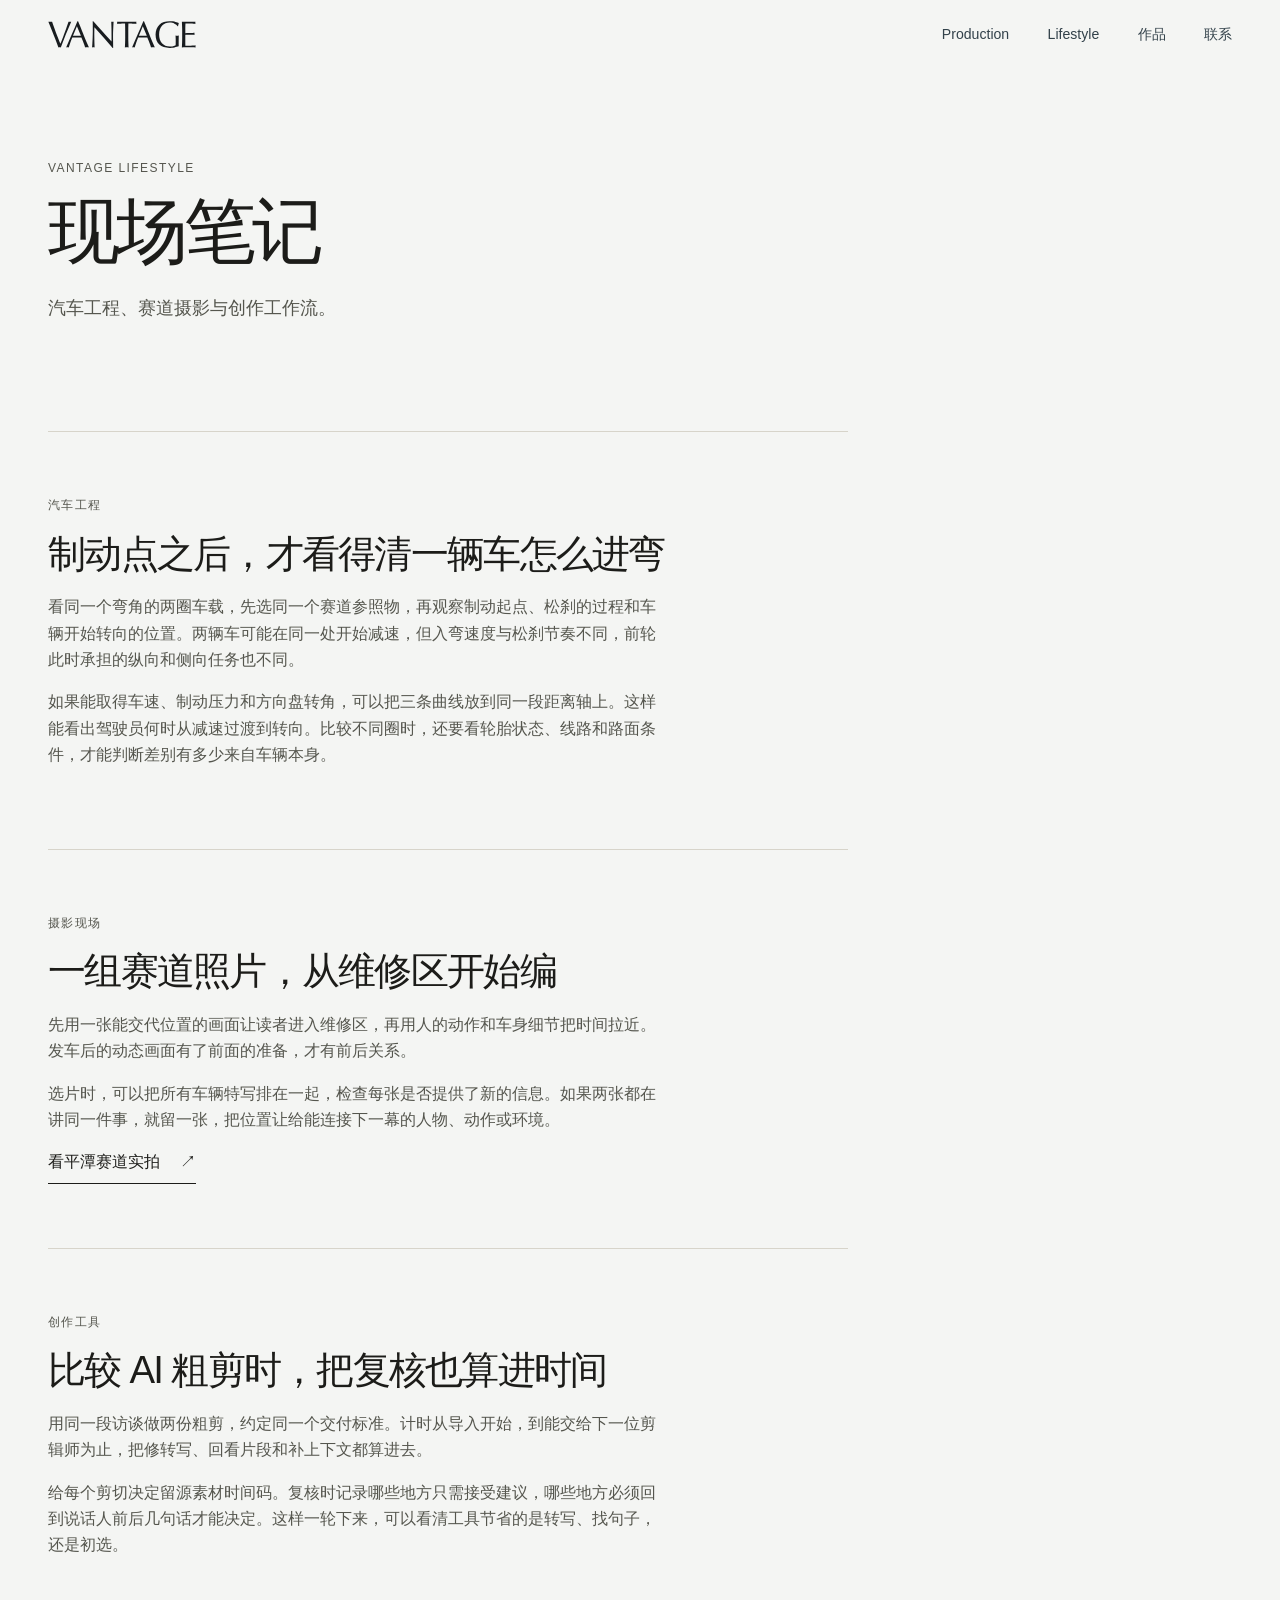
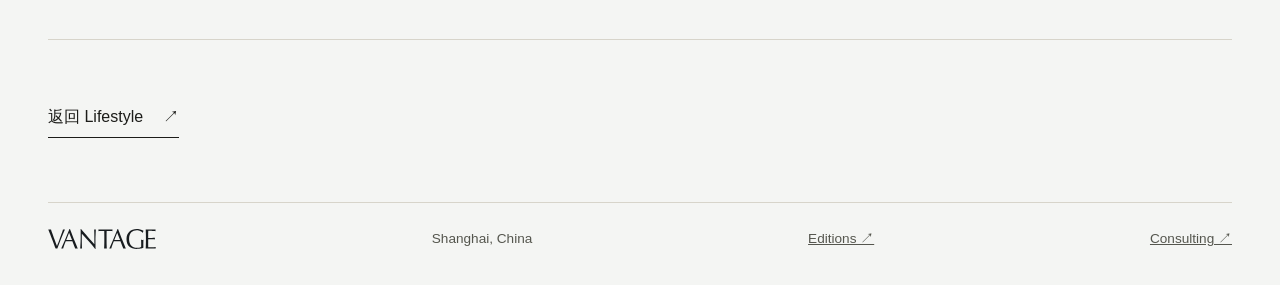
<file: field-notes.html>
<!doctype html>
<html lang="zh-CN">
<head>
<meta charset="utf-8">
<meta name="viewport" content="width=device-width,initial-scale=1">
<title>现场笔记 · Lifestyle | VANTAGE</title>
<meta name="description" content="从汽车工程、赛道摄影和创作工作流出发的三篇短文。">
<meta property="og:title" content="现场笔记 · Lifestyle | VANTAGE">
<meta property="og:description" content="从汽车工程、赛道摄影和创作工作流出发的三篇短文。">
<link rel="stylesheet" href="style.css?v=30">
</head>
<body>
<a class="skip" href="#main">跳到正文</a>
<header class="mast wrap"><a href="index.html"><img src="assets/vantage.svg" alt="VANTAGE" width="148" height="29"></a><nav aria-label="主导航"><a href="production.html">Production</a><a href="lifestyle.html">Lifestyle</a><a href="work.html">作品</a><a href="contact.html">联系</a></nav></header>
<main id="main">
<section class="wrap studio-text-intro"><p class="eyebrow">VANTAGE Lifestyle</p><h1>现场笔记</h1><p>汽车工程、赛道摄影与创作工作流。</p></section>
<div class="wrap studio-notes">
<article id="braking"><p class="eyebrow">汽车工程</p><h2>制动点之后，才看得清一辆车怎么进弯</h2><p>看同一个弯角的两圈车载，先选同一个赛道参照物，再观察制动起点、松刹的过程和车辆开始转向的位置。两辆车可能在同一处开始减速，但入弯速度与松刹节奏不同，前轮此时承担的纵向和侧向任务也不同。</p><p>如果能取得车速、制动压力和方向盘转角，可以把三条曲线放到同一段距离轴上。这样能看出驾驶员何时从减速过渡到转向。比较不同圈时，还要看轮胎状态、线路和路面条件，才能判断差别有多少来自车辆本身。</p></article>
<article id="paddock"><p class="eyebrow">摄影现场</p><h2>一组赛道照片，从维修区开始编</h2><p>先用一张能交代位置的画面让读者进入维修区，再用人的动作和车身细节把时间拉近。发车后的动态画面有了前面的准备，才有前后关系。</p><p>选片时，可以把所有车辆特写排在一起，检查每张是否提供了新的信息。如果两张都在讲同一件事，就留一张，把位置让给能连接下一幕的人物、动作或环境。</p><a class="action" href="paddock.html">看平潭赛道实拍 <span aria-hidden="true">↗</span></a></article>
<article id="rough-cut"><p class="eyebrow">创作工具</p><h2>比较 AI 粗剪时，把复核也算进时间</h2><p>用同一段访谈做两份粗剪，约定同一个交付标准。计时从导入开始，到能交给下一位剪辑师为止，把修转写、回看片段和补上下文都算进去。</p><p>给每个剪切决定留源素材时间码。复核时记录哪些地方只需接受建议，哪些地方必须回到说话人前后几句话才能决定。这样一轮下来，可以看清工具节省的是转写、找句子，还是初选。</p></article>
</div><section class="wrap studio-contact"><a class="action" href="lifestyle.html">返回 Lifestyle <span aria-hidden="true">↗</span></a></section></main>
<footer class="wrap end"><a href="index.html"><img src="assets/vantage.svg" alt="VANTAGE" width="108" height="22"></a><span>Shanghai, China</span><a href="editions.html">Editions ↗</a><a href="consulting.html">Consulting ↗</a></footer>
</body>
</html>
</file>
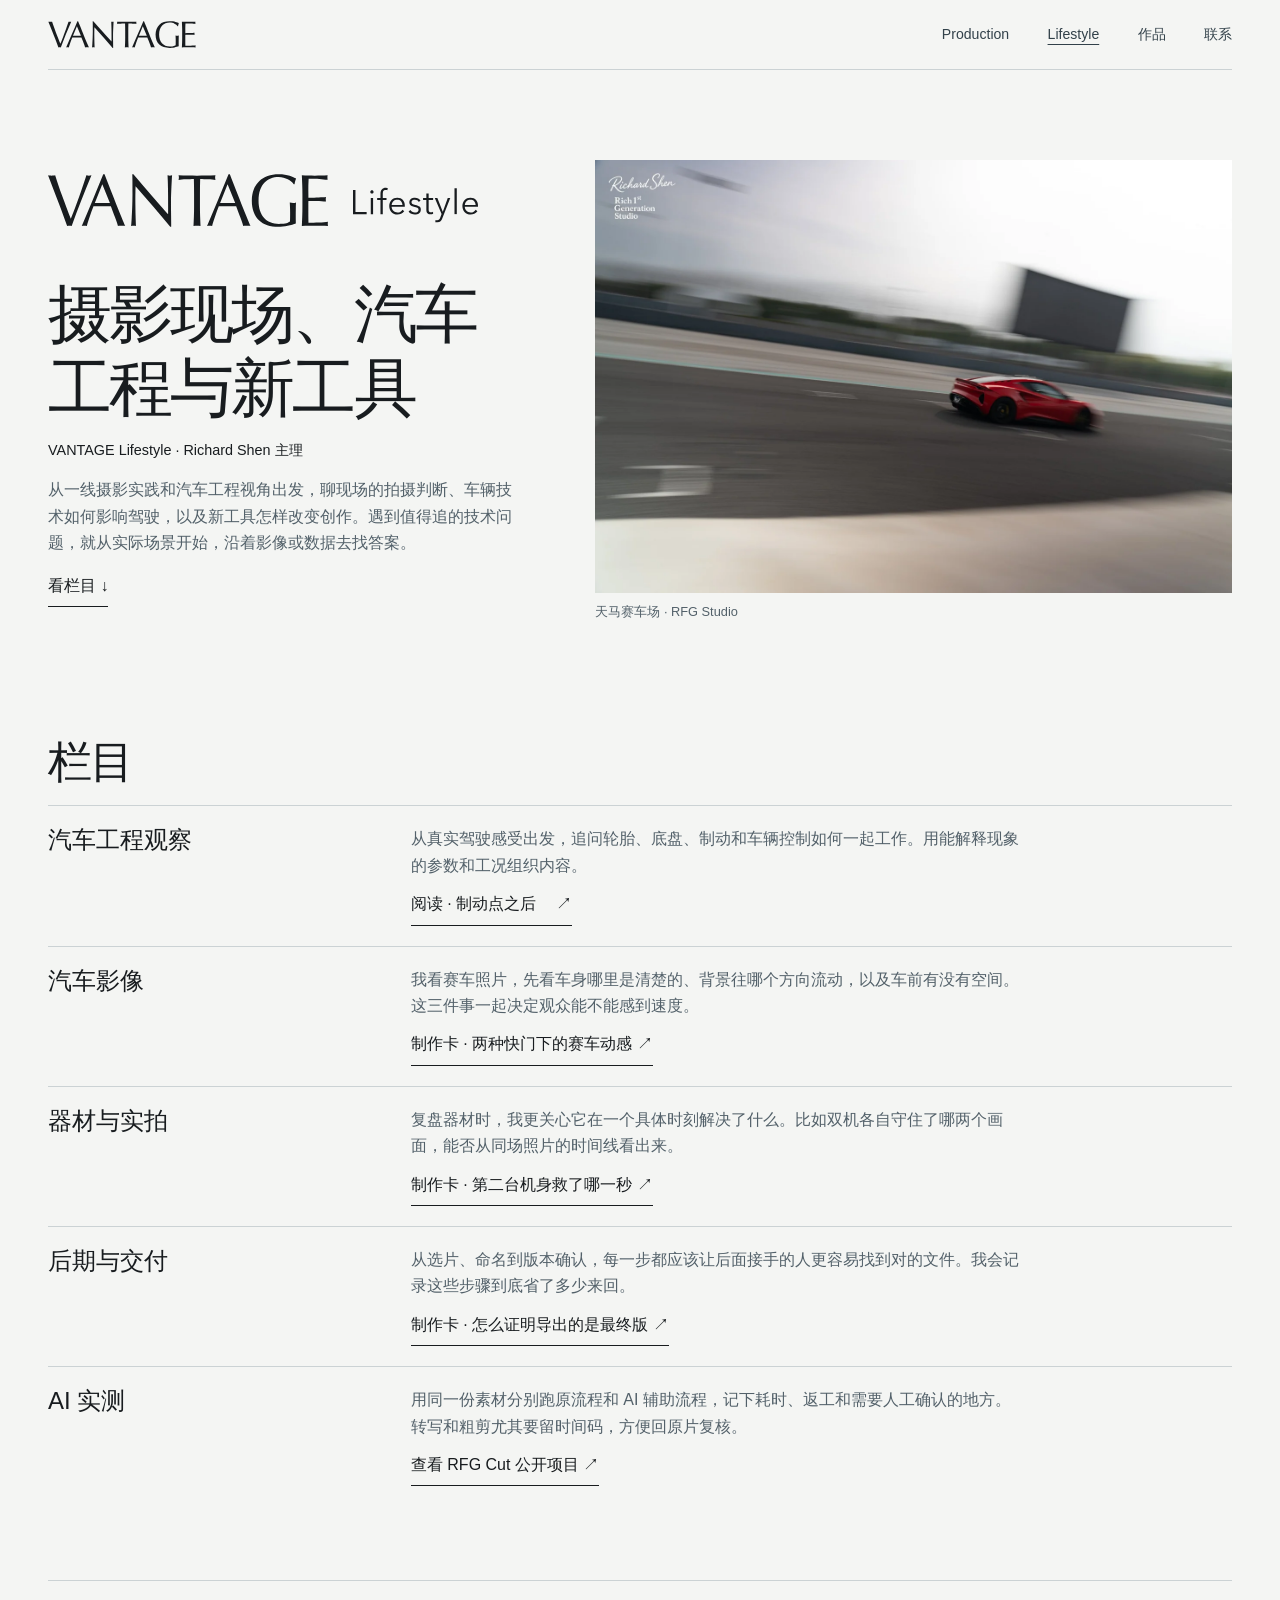
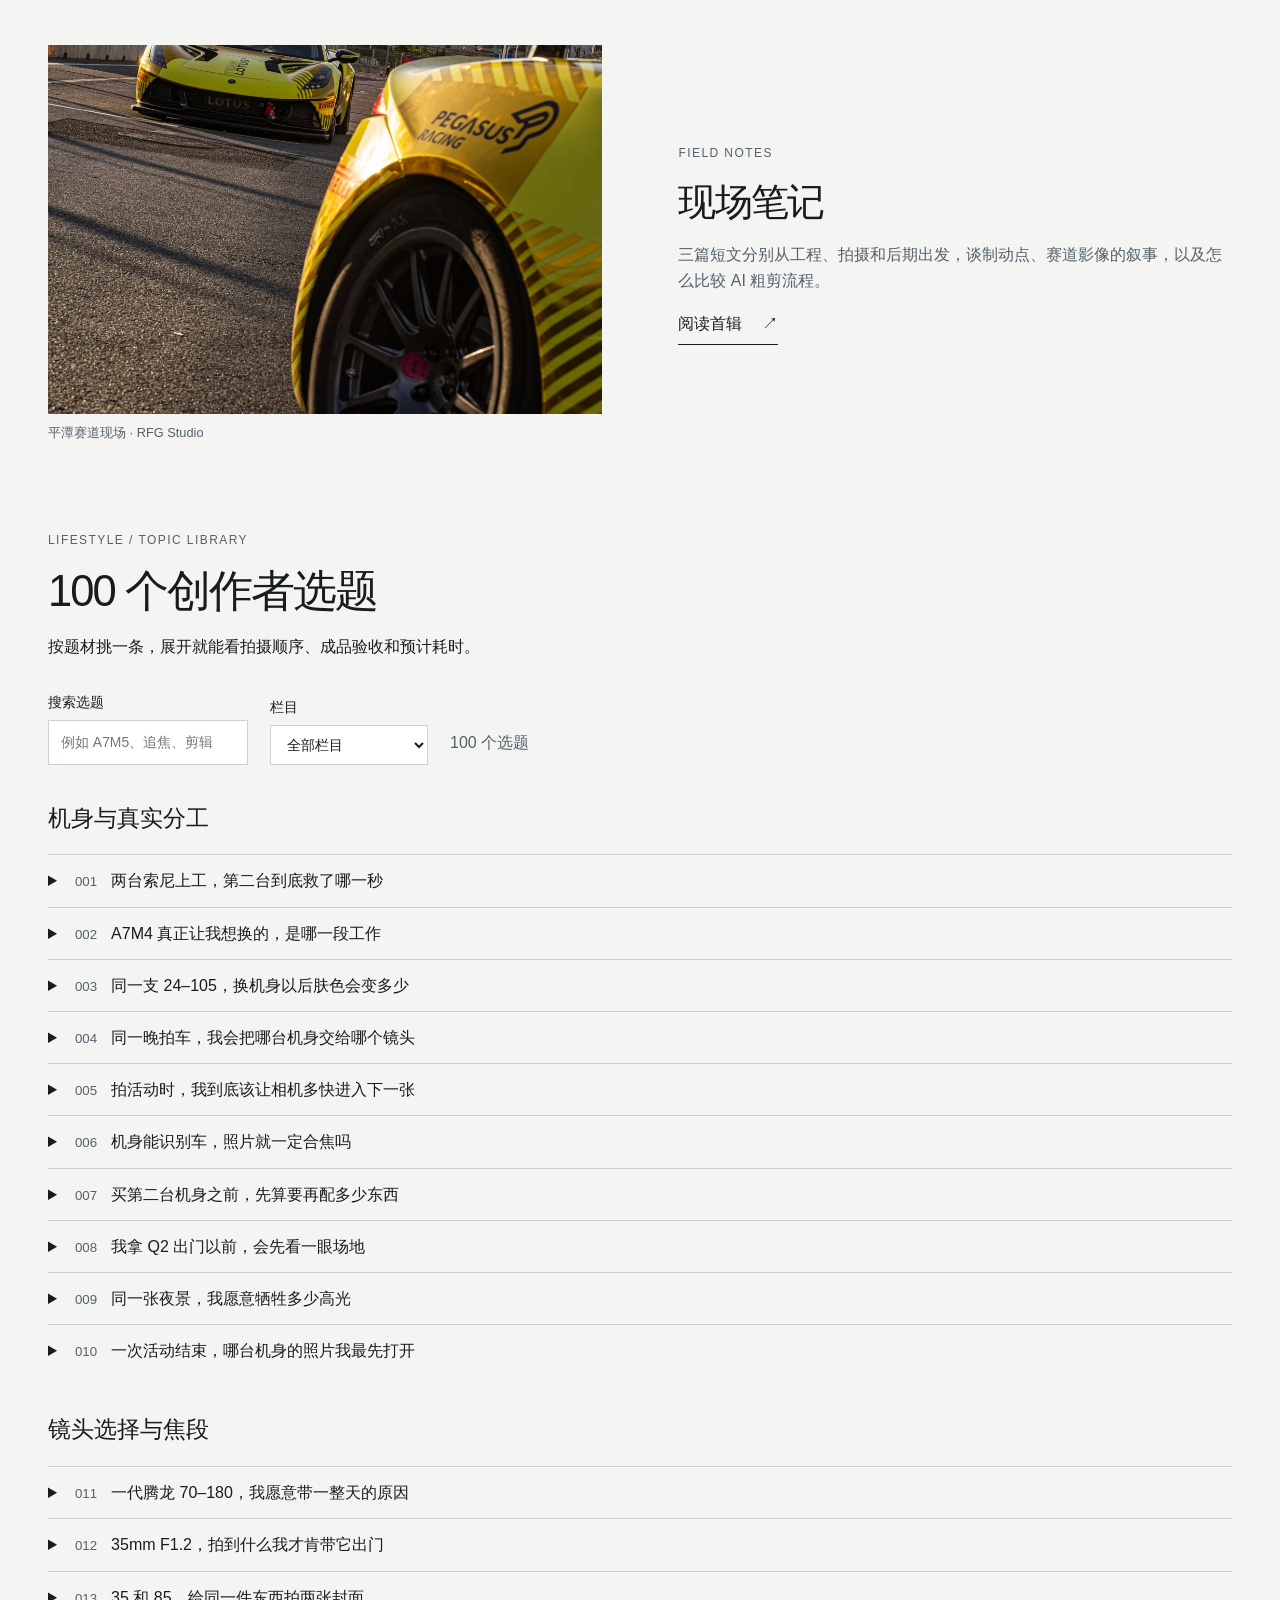
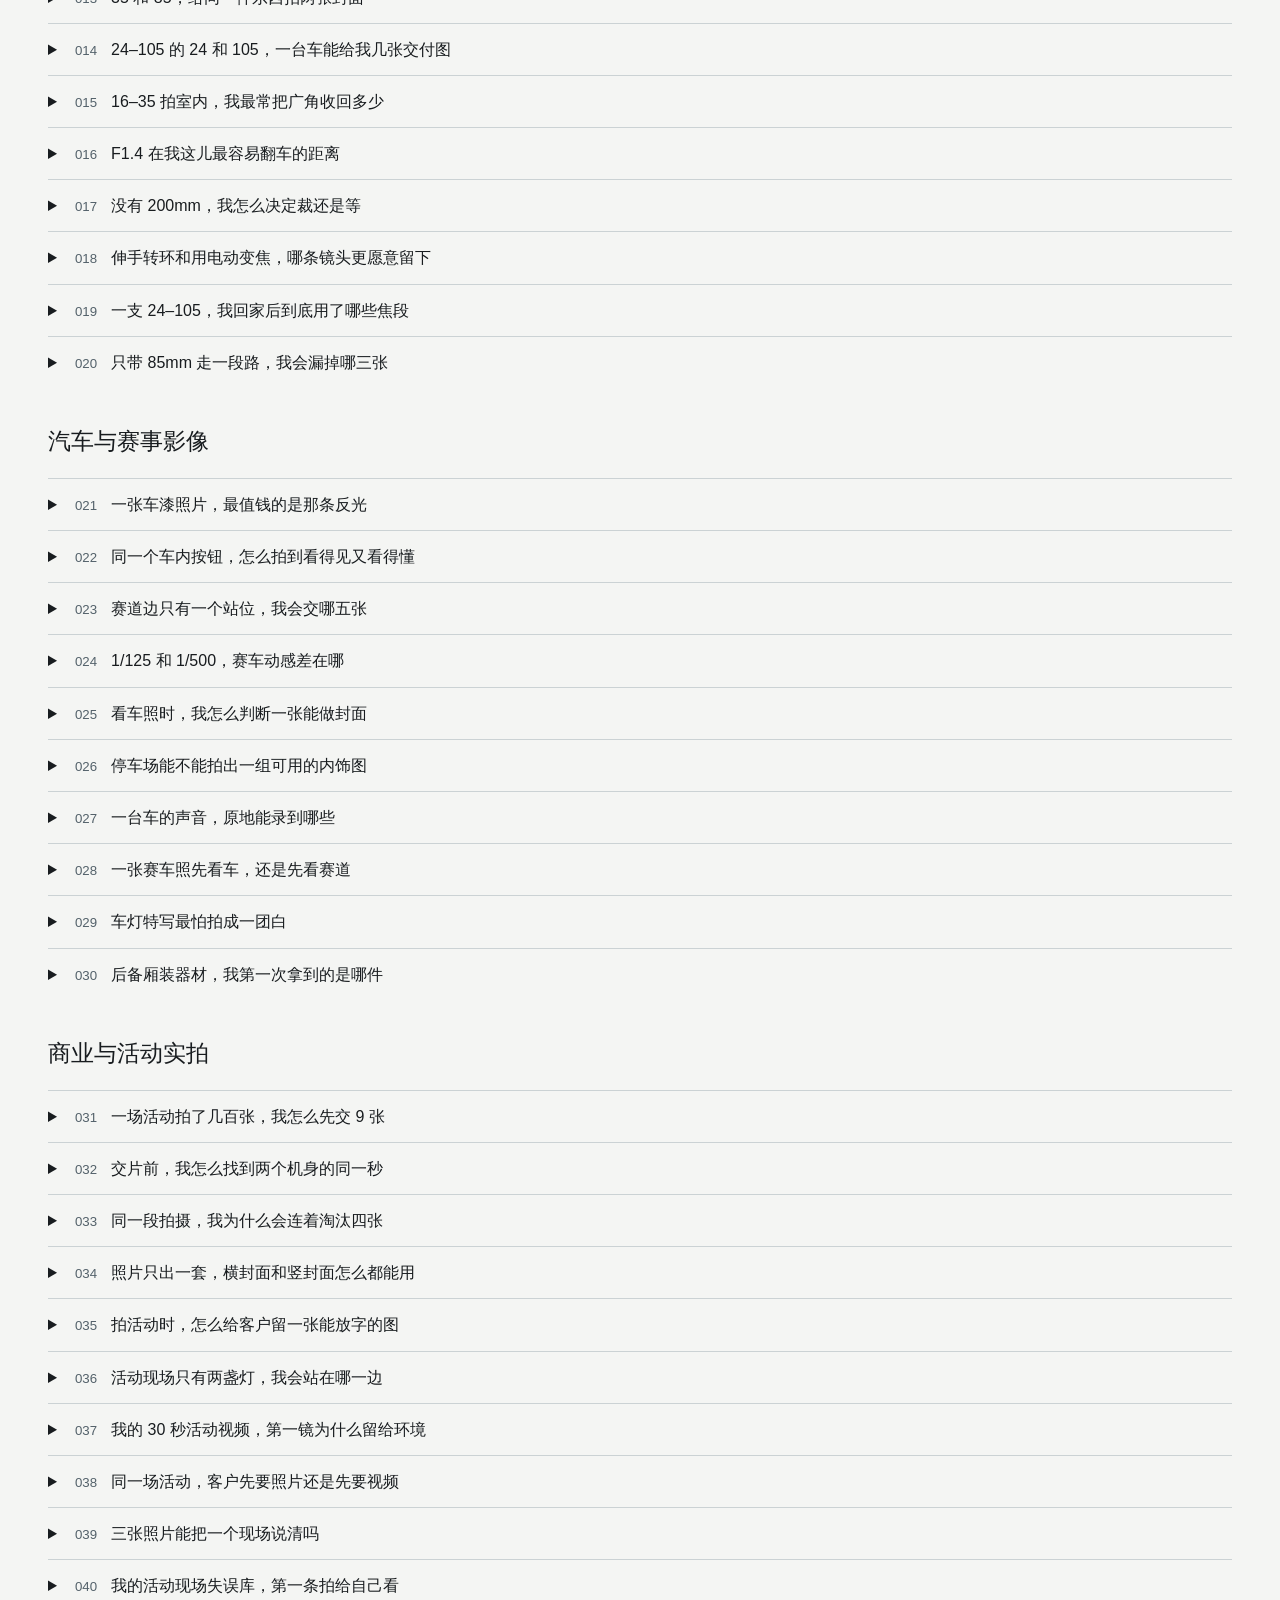
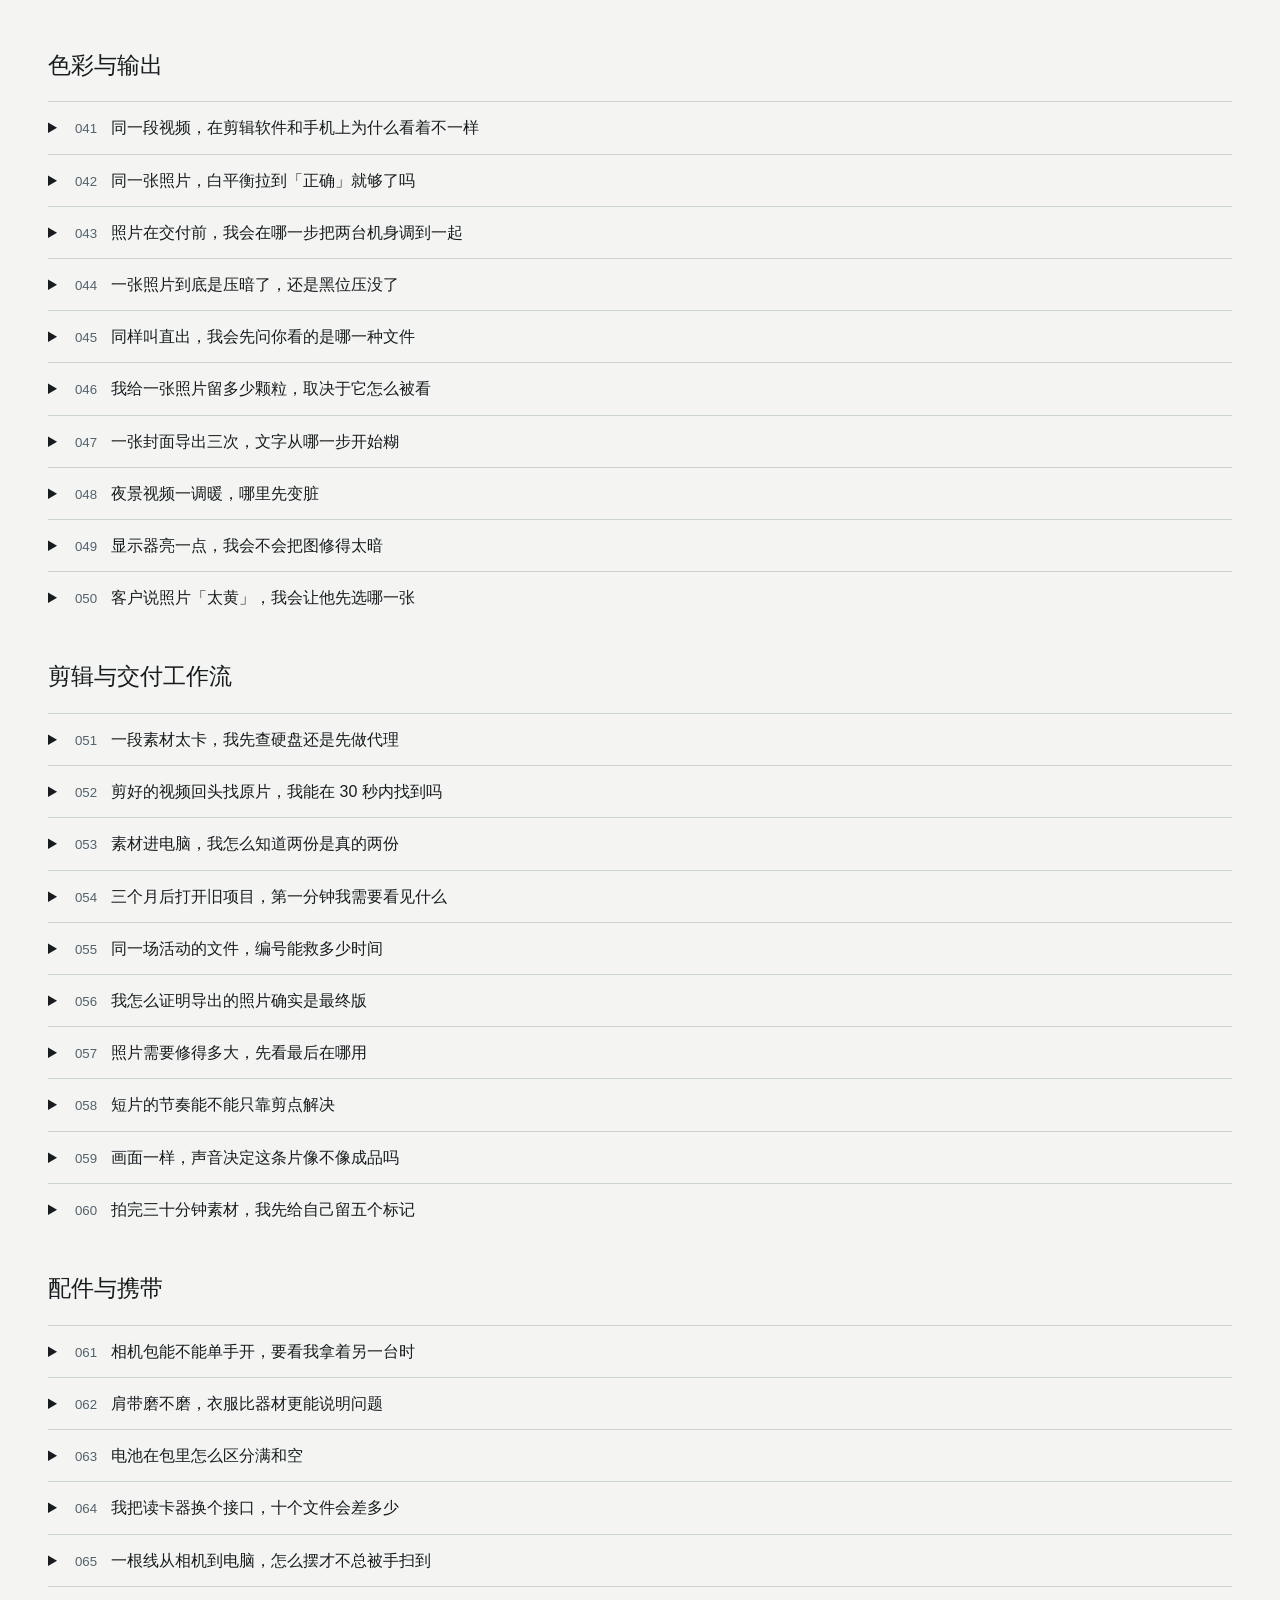
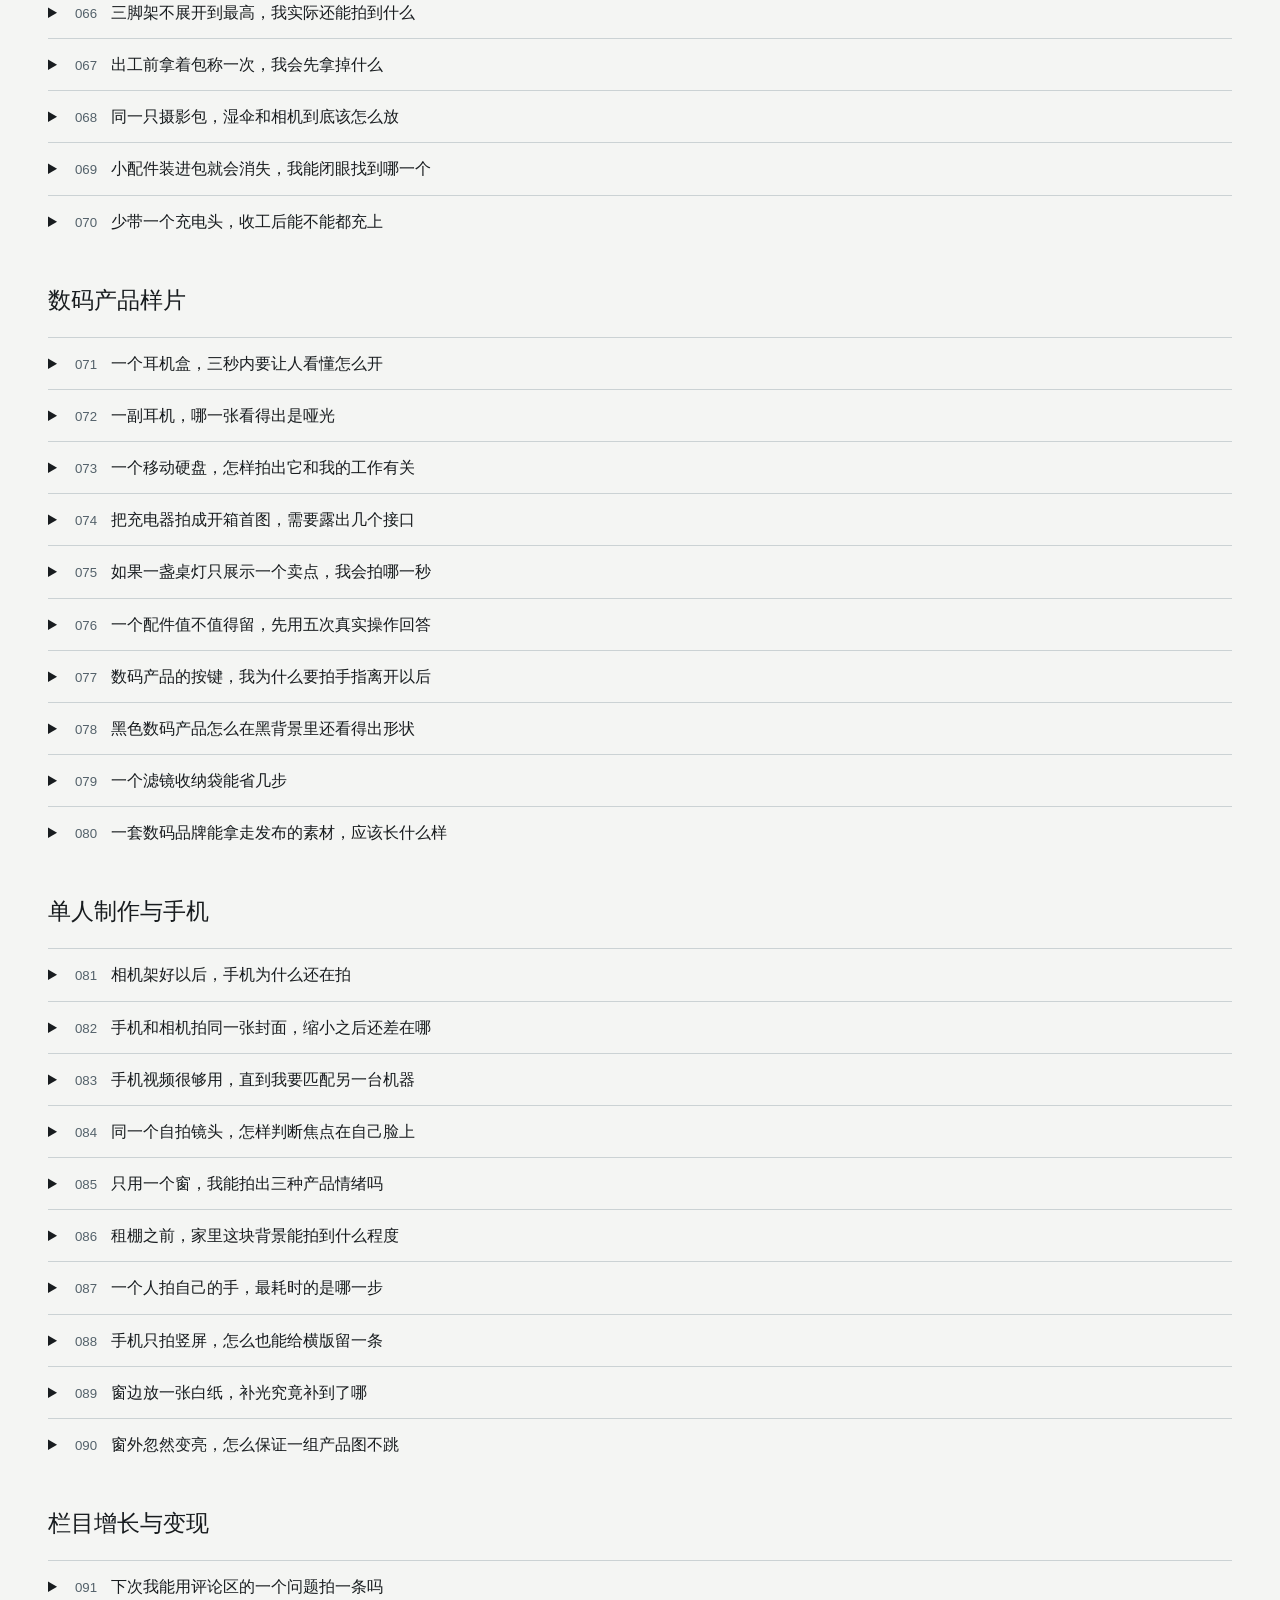
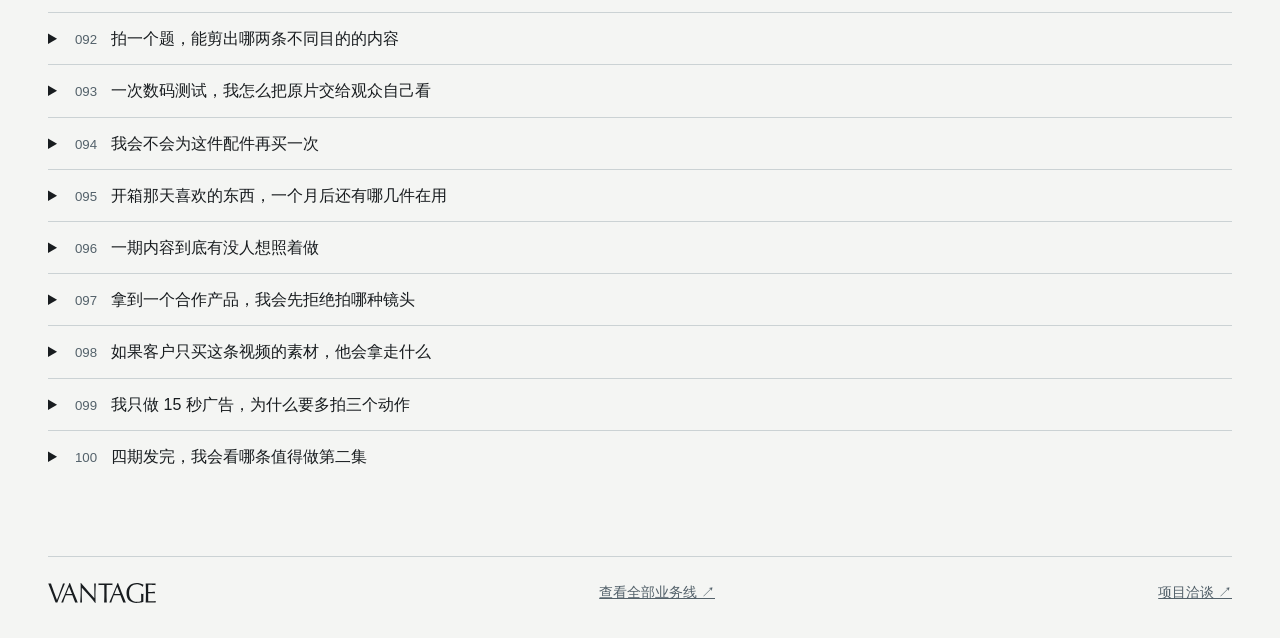
<file: lifestyle.html>
<!doctype html>
<html lang="zh-CN"><head><meta charset="utf-8"><meta name="viewport" content="width=device-width,initial-scale=1"><title>VANTAGE Lifestyle | 摄影现场、汽车工程与新工具</title><meta name="description" content="VANTAGE 的前沿分享频道。从一线摄影实践和汽车工程视角出发，关注汽车、拍摄和创作工具。"><link rel="stylesheet" href="style.css?v=30"><script defer src="motion.js?v=3"></script><script defer src="topics.js?v=23"></script></head>
<body><a class="skip" href="#main">跳到正文</a><header class="mast wrap"><a href="index.html?v=5" aria-label="VANTAGE 首页"><img src="assets/vantage.svg" alt="VANTAGE" width="148" height="29"></a><nav aria-label="主导航"><a href="production.html">Production</a><a href="lifestyle.html" aria-current="page">Lifestyle</a><a href="work.html">作品</a><a href="contact.html">联系</a></nav></header><main id="main" class="division"><section class="wrap lifestyle-intro">
<div><h1><img src="assets/lifestyle.svg" alt="VANTAGE Lifestyle"></h1><h2>摄影现场、汽车工程与新工具</h2><p class="lifestyle-byline">VANTAGE Lifestyle · Richard Shen 主理</p><p>从一线摄影实践和汽车工程视角出发，聊现场的拍摄判断、车辆技术如何影响驾驶，以及新工具怎样改变创作。遇到值得追的技术问题，就从实际场景开始，沿着影像或数据去找答案。</p><a class="action" href="#editorial">看栏目 ↓</a></div>
<figure><img src="assets/hero.webp" alt="天马赛车场上的红色赛车" fetchpriority="high"><figcaption>天马赛车场 · RFG Studio</figcaption></figure>
</section>
<section class="wrap division-topics lifestyle-editorial" id="editorial"><h2>栏目</h2>
<div class="lifestyle-series">
<article><h3>汽车工程观察</h3><div><p>从真实驾驶感受出发，追问轮胎、底盘、制动和车辆控制如何一起工作。用能解释现象的参数和工况组织内容。</p><a class="action" href="field-notes.html#braking">阅读 · 制动点之后 <span aria-hidden="true">↗</span></a></div></article>
<article><h3>汽车影像</h3><div><p>我看赛车照片，先看车身哪里是清楚的、背景往哪个方向流动，以及车前有没有空间。这三件事一起决定观众能不能感到速度。</p><a class="action" href="#idea-024">制作卡 · 两种快门下的赛车动感 ↗</a></div></article>
<article><h3>器材与实拍</h3><div><p>复盘器材时，我更关心它在一个具体时刻解决了什么。比如双机各自守住了哪两个画面，能否从同场照片的时间线看出来。</p><a class="action" href="#idea-001">制作卡 · 第二台机身救了哪一秒 ↗</a></div></article>
<article><h3>后期与交付</h3><div><p>从选片、命名到版本确认，每一步都应该让后面接手的人更容易找到对的文件。我会记录这些步骤到底省了多少来回。</p><a class="action" href="#idea-056">制作卡 · 怎么证明导出的是最终版 ↗</a></div></article>
<article><h3>AI 实测</h3><div><p>用同一份素材分别跑原流程和 AI 辅助流程，记下耗时、返工和需要人工确认的地方。转写和粗剪尤其要留时间码，方便回原片复核。</p><a class="action" href="https://github.com/richardsh3n/rfg-cut">查看 RFG Cut 公开项目 ↗</a></div></article>
</div>
</section>
<section class="wrap studio-section" id="field-notes"><div class="studio-profile"><figure><img src="assets/paddock1.webp" alt="平潭维修区赛车" loading="lazy"><figcaption>平潭赛道现场 · RFG Studio</figcaption></figure><div><p class="eyebrow">Field Notes</p><h2>现场笔记</h2><p>三篇短文分别从工程、拍摄和后期出发，谈制动点、赛道影像的叙事，以及怎么比较 AI 粗剪流程。</p><a class="action" href="field-notes.html">阅读首辑 <span aria-hidden="true">↗</span></a></div></div></section>
<section class="wrap division-topics" id="topics"><p class="eyebrow">Lifestyle / Topic Library</p><h2>100 个创作者选题</h2>
<p>按题材挑一条，展开就能看拍摄顺序、成品验收和预计耗时。</p>
<div class="topic-controls" hidden><label>搜索选题 <input type="search" placeholder="例如 A7M5、追焦、剪辑"></label><label>栏目 <select><option value="">全部栏目</option><option value="1">机身与真实分工</option><option value="2">镜头选择与焦段</option><option value="3">汽车与赛事影像</option><option value="4">商业与活动实拍</option><option value="5">色彩与输出</option><option value="6">剪辑与交付工作流</option><option value="7">配件与携带</option><option value="8">数码产品样片</option><option value="9">单人制作与手机</option><option value="10">栏目增长与变现</option></select></label><p role="status">100 个选题</p></div>
<section class="topic-group" data-group="1"><h3>机身与真实分工</h3><details class="topic-card" id="idea-001"><summary><span class="topic-number">001</span><span>两台索尼上工，第二台到底救了哪一秒</span></summary><dl><div><dt>形式与耗时</dt><dd>图文 6 张 · 75 分钟</dd></div><div><dt>开头与叙事</dt><dd>封面放同一场活动的一宽一紧，问「这两张中间有几秒？」锁定一个真实双机分工。</dd></div><div><dt>拍摄顺序</dt><dd>调取可公开的同场照片及时间戳→用手机拍 A7M5、A7M4 各自搭配的镜头→标出当时站位→选出切换最紧的一对图→补一张单机配置。时间差只用已核对时钟的文件。</dd></div><div><dt>文案方向</dt><dd>先亮出时间线，再解释你当时要保住哪两个画面。没有同场证据就按真实任务复盘并标注。</dd></div><div><dt>成品验收</dt><dd>两张图各标机身、焦段和拍摄顺序，读者能说出哪种工作只带一台也行。</dd></div><div><dt>关注与业务</dt><dd>关注后可继续看婚礼、赛事和商业现场的不同分工。可承接双机快取包或背带演示。</dd></div></dl></details><details class="topic-card" id="idea-002"><summary><span class="topic-number">002</span><span>A7M4 真正让我想换的，是哪一段工作</span></summary><dl><div><dt>形式与耗时</dt><dd>图文 7 张 · 100 分钟</dd></div><div><dt>开头与叙事</dt><dd>用一张实际卡住你的工作记录开场，回答一个升级理由能否抵掉换机成本。</dd></div><div><dt>拍摄顺序</dt><dd>先找可复现的操作痛点→手机录 A7M4 从待机到完成操作的过程→用 A7M5 按同一任务录三遍→截首尾帧→写目前最省事的绕法和实际体验。</dd></div><div><dt>文案方向</dt><dd>用秒数、步骤或漏拍风险说话，按本次任务描述。实拍和复演分开标。</dd></div><div><dt>成品验收</dt><dd>同起点、同终点，三次记录完整。结尾列出一种值得升级和一种可以继续用的工作量。</dd></div><div><dt>关注与业务</dt><dd>让还在用上一代机身的人收藏复查。适合操作流程类内容。</dd></div></dl></details><details class="topic-card" id="idea-003"><summary><span class="topic-number">003</span><span>同一支 24–105，换机身以后肤色会变多少</span></summary><dl><div><dt>形式与耗时</dt><dd>图文 8 张 · 105 分钟</dd></div><div><dt>开头与叙事</dt><dd>把两台机身的同场照片先做 A/B 猜图，再揭晓直出与 RAW 工作流。</dd></div><div><dt>拍摄顺序</dt><dd>窗边拍自己或能公开的手部并放中性参照→同镜头换机身，固定焦距、曝光和白平衡，尽快完成→分别保留 JPEG→用同一转换软件导出注明配置的 RAW 版本。</dd></div><div><dt>文案方向</dt><dd>分别写「JPEG 看到了什么」「我的 RAW 流程还能剩下什么」，用同一处皮肤和灰色对照。</dd></div><div><dt>成品验收</dt><dd>两组并排、同亮度尺度与裁切，说明光线、配置文件及个人偏好。拍摄光线漂移就重做。</dd></div><div><dt>关注与业务</dt><dd>观众可以参与盲选。适合展示色彩工作流与校色场景。</dd></div></dl></details><details class="topic-card" id="idea-004"><summary><span class="topic-number">004</span><span>同一晚拍车，我会把哪台机身交给哪个镜头</span></summary><dl><div><dt>形式与耗时</dt><dd>图文 6 张 · 90 分钟</dd></div><div><dt>开头与叙事</dt><dd>从一张赛事或车展组照出发，解释机身分工为什么随题材变。</dd></div><div><dt>拍摄顺序</dt><dd>选可公开的汽车全景、车手或座舱、局部三类旧素材→拍两套组合→还原你的站位与能移动的范围→标注当时真实拍法→补选一个没能覆盖的画面。</dd></div><div><dt>文案方向</dt><dd>只讲一次任务的分工。用「因为我站在这里，所以这套负责那个画面」串起来。</dd></div><div><dt>成品验收</dt><dd>三类画面配齐，至少一个具体限制能在示意图里找到。</dd></div><div><dt>关注与业务</dt><dd>赛车摄影爱好者能按自己的场地套用。可承接赛道配件使用示范。</dd></div></dl></details><details class="topic-card" id="idea-005"><summary><span class="topic-number">005</span><span>拍活动时，我到底该让相机多快进入下一张</span></summary><dl><div><dt>形式与耗时</dt><dd>视频 40 秒 · 95 分钟</dd></div><div><dt>开头与叙事</dt><dd>开场分屏放从看回放到再次拍摄的两条录屏，测一个经常发生的操作。</dd></div><div><dt>拍摄顺序</dt><dd>选同一台相机两套实际可用的回放习惯→用手机从侧面录手和屏幕→以同一声提示开始，各录三次→保留原速计时→补一条活动场景的可公开例图。</dd></div><div><dt>文案方向</dt><dd>说明哪种情况下你需要回看，哪种情况下下一张更急。</dd></div><div><dt>成品验收</dt><dd>起止帧一致，手和屏都看得到，录屏里清楚标出测试条件。</dd></div><div><dt>关注与业务</dt><dd>有具体操作冲突，适合做成一镜一技巧系列。</dd></div></dl></details><details class="topic-card" id="idea-006"><summary><span class="topic-number">006</span><span>机身能识别车，照片就一定合焦吗</span></summary><dl><div><dt>形式与耗时</dt><dd>图文 7 张 · 110 分钟</dd></div><div><dt>开头与叙事</dt><dd>用识别画面和最终放大图并排，把「框抓到了」和「照片可用」拆开。</dd></div><div><dt>拍摄顺序</dt><dd>在允许摄影的安全区域选横向经过车辆→A7M5 和现有镜头固定一套参数→记录三组短连拍→用固定裁切检查车上同一目标细节→把识别框观察与清晰度分别记录。</dd></div><div><dt>文案方向</dt><dd>从实际截图讲清楚观察顺序，只复盘这批样本。</dd></div><div><dt>成品验收</dt><dd>每组包含首、中、末帧和可用帧数，写明快门及判断部位，运动模糊与疑似失焦分别标记。</dd></div><div><dt>关注与业务</dt><dd>能吸引关心汽车识别的用户。适合后续延伸现场样片。</dd></div></dl></details><details class="topic-card" id="idea-007"><summary><span class="topic-number">007</span><span>买第二台机身之前，先算要再配多少东西</span></summary><dl><div><dt>形式与耗时</dt><dd>图文 6 张 · 75 分钟</dd></div><div><dt>开头与叙事</dt><dd>封面放能出门的一整套，把机身以外的成本摊开。</dd></div><div><dt>拍摄顺序</dt><dd>把实际用的电池、存储、镜头、背带摆齐→标记能和旧机共用的部件→记录自己实际支付过的费用，可隐去商户信息→按最小可上工方案和完整方案分两组。</dd></div><div><dt>文案方向</dt><dd>只写自己真实支出和物品用途，用价格日期限定历史账。</dd></div><div><dt>成品验收</dt><dd>两套清单都有总额或注明未计项，共用件单独标记，避免重复计算。</dd></div><div><dt>关注与业务</dt><dd>能带来做购置决策的人。可延伸电池盒或收纳产品演示。</dd></div></dl></details><details class="topic-card" id="idea-008"><summary><span class="topic-number">008</span><span>我拿 Q2 出门以前，会先看一眼场地</span></summary><dl><div><dt>形式与耗时</dt><dd>图文 6 张 · 80 分钟</dd></div><div><dt>开头与叙事</dt><dd>两张全景都好看，第三张展示一个固定视角没拍到的具体画面。</dd></div><div><dt>拍摄顺序</dt><dd>在附近步道选可退和不可退的两处→用 Q2 拍预想构图→拍出墙、护栏或人流给站位带来的限制→用 A7M5 的变焦补足所需构图→保留两套成片。</dd></div><div><dt>文案方向</dt><dd>写你在哪种空间会主动选固定焦段，在哪种空间会优先留变焦余地。</dd></div><div><dt>成品验收</dt><dd>每个场景有成片和一张站位证据，结论与能否挪步对应。</dd></div><div><dt>关注与业务</dt><dd>把 Q2 题材扩展到实际出门决策。</dd></div></dl></details><details class="topic-card" id="idea-009"><summary><span class="topic-number">009</span><span>同一张夜景，我愿意牺牲多少高光</span></summary><dl><div><dt>形式与耗时</dt><dd>图文 7 张 · 85 分钟</dd></div><div><dt>开头与叙事</dt><dd>封面同一块灯牌的两种结果，让观众先选自己愿意保留的信息。</dd></div><div><dt>拍摄顺序</dt><dd>找亮招牌和暗环境同框的静态场景→固定 A7M5 机位、光圈和 ISO，改快门拍三档→统一转换→分别做全图和同位置局部→留一张你会交付的版本。</dd></div><div><dt>文案方向</dt><dd>说清任务需要看清的是招牌文字、建筑轮廓还是现场气氛。</dd></div><div><dt>成品验收</dt><dd>曝光差和实际处理可核对，每档保留相同裁切。</dd></div><div><dt>关注与业务</dt><dd>观众能拿到夜景判断法。适合测试拍摄监看工具场景。</dd></div></dl></details><details class="topic-card" id="idea-010"><summary><span class="topic-number">010</span><span>一次活动结束，哪台机身的照片我最先打开</span></summary><dl><div><dt>形式与耗时</dt><dd>图文 6 张 · 75 分钟</dd></div><div><dt>开头与叙事</dt><dd>第一张放「回家第一眼」和最终交付排序，看看优先级怎么变。</dd></div><div><dt>拍摄顺序</dt><dd>选可公开的活动或自摄模拟→按实际双机文件整理时间线→标出必须先发的一张→补拍导入画面→展示三张最终选择及对应机身。</dd></div><div><dt>文案方向</dt><dd>讲清先打开哪台是由任务和时限决定的，注明现场有没有即时交图。</dd></div><div><dt>成品验收</dt><dd>给一条从拍摄到首批交付的明确时间线，有模拟就说明。</dd></div><div><dt>关注与业务</dt><dd>适合连成职业摄影工作日系列。可展示读卡或快传流程。</dd></div></dl></details></section><section class="topic-group" data-group="2"><h3>镜头选择与焦段</h3><details class="topic-card" id="idea-011"><summary><span class="topic-number">011</span><span>一代腾龙 70–180，我愿意带一整天的原因</span></summary><dl><div><dt>形式与耗时</dt><dd>图文 7 张 · 80 分钟</dd></div><div><dt>开头与叙事</dt><dd>用一次长时间使用的成片和取舍，让观众判断旧镜头能不能继续扛自己的活。</dd></div><div><dt>拍摄顺序</dt><dd>挑三张可公开成片→拍镜头装包、手持和最长端使用→找一张真实失败帧并说明筛选原因→给出一张更适合其他配置的任务图。</dd></div><div><dt>文案方向</dt><dd>写你能忍受的缺点和无法忍受的任务条件，按真实经验说。</dd></div><div><dt>成品验收</dt><dd>三张成功帧和一张失败帧都有场景与焦段。没有失败样本就写实际限制。</dd></div><div><dt>关注与业务</dt><dd>面向在犹豫升级的人，可延伸轻量支撑设备。</dd></div></dl></details><details class="topic-card" id="idea-012"><summary><span class="topic-number">012</span><span>35mm F1.2，拍到什么我才肯带它出门</span></summary><dl><div><dt>形式与耗时</dt><dd>图文 6 张 · 80 分钟</dd></div><div><dt>开头与叙事</dt><dd>同场先看两张全图，再看边缘和背景，比较这次大光圈带来的实际变化。</dd></div><div><dt>拍摄顺序</dt><dd>用唯卓仕 35mm 找有层次的近处主体→固定机位拍 F1.2、F2、F4，保持成片亮度相近→补一组距离更远的对照→拍包内占位。</dd></div><div><dt>文案方向</dt><dd>写你愿意为哪一种画面多背一支镜头。</dd></div><div><dt>成品验收</dt><dd>两组同位置裁切带实际曝光参数，标清同一镜头不同光圈。</dd></div><div><dt>关注与业务</dt><dd>能引来在大光圈和便携之间做选择的人。</dd></div></dl></details><details class="topic-card" id="idea-013"><summary><span class="topic-number">013</span><span>35 和 85，给同一件东西拍两张封面</span></summary><dl><div><dt>形式与耗时</dt><dd>图文 7 张 · 90 分钟</dd></div><div><dt>开头与叙事</dt><dd>让观众猜哪张更适合卖这个产品，随后揭晓后退站位怎样影响背景。</dd></div><div><dt>拍摄顺序</dt><dd>找手表、耳机或杯子→用 35 和 85 分别拍主体大小接近的画面→用手机拍两个机位→再各拍一张同机位对照→标出背景线条。</dd></div><div><dt>文案方向</dt><dd>解释要把使用环境交代到哪一步，然后给两张图分别指定用途。</dd></div><div><dt>成品验收</dt><dd>同大小组与同机位组清楚分开，焦段、站位可对应。</dd></div><div><dt>关注与业务</dt><dd>既是焦段选题，也能展示静物拍摄能力。</dd></div></dl></details><details class="topic-card" id="idea-014"><summary><span class="topic-number">014</span><span>24–105 的 24 和 105，一台车能给我几张交付图</span></summary><dl><div><dt>形式与耗时</dt><dd>图文 8 张 · 105 分钟</dd></div><div><dt>开头与叙事</dt><dd>给自己限定一处停车点和一支镜头，用八张图交代一台车。</dd></div><div><dt>拍摄顺序</dt><dd>V90 CC 停稳后拍环境与车头→35–50mm 拍侧面和座舱入口→长端拍轮圈、车灯、接缝与内饰材质→最后拍一张固定位置的工作照。</dd></div><div><dt>文案方向</dt><dd>按汽车图组的用途讲焦段，每张解释它补了哪个信息。</dd></div><div><dt>成品验收</dt><dd>八张里至少四种信息，焦段写到照片下方，反光中避开无关人脸。</dd></div><div><dt>关注与业务</dt><dd>面向旅行变焦用户，也是汽车品牌样片。</dd></div></dl></details><details class="topic-card" id="idea-015"><summary><span class="topic-number">015</span><span>16–35 拍室内，我最常把广角收回多少</span></summary><dl><div><dt>形式与耗时</dt><dd>图文 6 张 · 85 分钟</dd></div><div><dt>开头与叙事</dt><dd>封面同一房间两版，问「哪张让你觉得家具比例正常？」</dd></div><div><dt>拍摄顺序</dt><dd>用现有 16–35 PZ 锁定机位和机身高度→拍 16、24、35mm 原图→选择一张另挪机位补构图→拍下脚位与镜头高度的示意。</dd></div><div><dt>文案方向</dt><dd>解释在展示面积、家具比例和边缘空间之间怎么选。</dd></div><div><dt>成品验收</dt><dd>原图和校正版分别标示，观众能看出哪些变化来自挪机位。</dd></div><div><dt>关注与业务</dt><dd>适合广角购置受众，也展示空间拍摄。</dd></div></dl></details><details class="topic-card" id="idea-016"><summary><span class="topic-number">016</span><span>F1.4 在我这儿最容易翻车的距离</span></summary><dl><div><dt>形式与耗时</dt><dd>图文 6 张 · 90 分钟</dd></div><div><dt>开头与叙事</dt><dd>用两张看缩略图都行、放大后有差别的成片开场。</dd></div><div><dt>拍摄顺序</dt><dd>唯卓仕 85mm 拍带前后层次的物件→近、中两组距离各做 F1.4 和收一档对照→每组以同一点对焦→逐张标注关键细节是否同时清晰。</dd></div><div><dt>文案方向</dt><dd>从真实用途出发，写关键部分必须清晰时怎么留余量。</dd></div><div><dt>成品验收</dt><dd>保留焦点标记、局部和实际距离，曝光差有交代。</dd></div><div><dt>关注与业务</dt><dd>可收集读者最常遇到的拍摄距离，继续做系列。</dd></div></dl></details><details class="topic-card" id="idea-017"><summary><span class="topic-number">017</span><span>没有 200mm，我怎么决定裁还是等</span></summary><dl><div><dt>形式与耗时</dt><dd>图文 6 张 · 80 分钟</dd></div><div><dt>开头与叙事</dt><dd>拿一张 180mm 的可公开原图，把裁切和时机的取舍做成选择题。</dd></div><div><dt>拍摄顺序</dt><dd>选静物或可重复动作→固定站位用 180mm 拍稍远一张→分别输出原构图、目标裁切和等主体靠近后的图→按同尺寸检查可用细节。</dd></div><div><dt>文案方向</dt><dd>讲你最后用哪张、用在什么尺寸，注明靠近改变了视角关系。</dd></div><div><dt>成品验收</dt><dd>三图统一输出尺度，附各自画面保留范围。</dd></div><div><dt>关注与业务</dt><dd>对预算型长焦用户有实用性。</dd></div></dl></details><details class="topic-card" id="idea-018"><summary><span class="topic-number">018</span><span>伸手转环和用电动变焦，哪条镜头更愿意留下</span></summary><dl><div><dt>形式与耗时</dt><dd>短片 35 秒 · 100 分钟</dd></div><div><dt>开头与叙事</dt><dd>同一条从环境到物件的揭示，前两秒并排原速。</dd></div><div><dt>拍摄顺序</dt><dd>用 16–35 PZ 在稳定支撑上拍手动转环和电动控制两种操作→统一起止焦段和时长目标→各做三次→保留一张侧拍手部动作。</dd></div><div><dt>文案方向</dt><dd>按速度一致性、声音和构图落点说这次体验。</dd></div><div><dt>成品验收</dt><dd>成片对照保留原速，写明两种具体操控方式，说明是否同镜头。</dd></div><div><dt>关注与业务</dt><dd>适合用实际动作展示镜头或拍摄附件。</dd></div></dl></details><details class="topic-card" id="idea-019"><summary><span class="topic-number">019</span><span>一支 24–105，我回家后到底用了哪些焦段</span></summary><dl><div><dt>形式与耗时</dt><dd>图文 7 张 · 75 分钟</dd></div><div><dt>开头与叙事</dt><dd>用一次任务的焦段分布揭晓：哪段最常拍，哪段贡献了最关键的一张。</dd></div><div><dt>拍摄顺序</dt><dd>选自己的同一场可公开拍摄→筛选该镜头照片和已选片→按 24–34、35–59、60–84、85–105mm 统计→拍四张代表作和一张简洁分布图。</dd></div><div><dt>文案方向</dt><dd>分别讲全量使用与最终入选，写一个数字没有反映的取舍。</dd></div><div><dt>成品验收</dt><dd>标明总样本和选片口径，同一文件只计一次。</dd></div><div><dt>关注与业务</dt><dd>可让观众复查自己的焦段使用习惯。</dd></div></dl></details><details class="topic-card" id="idea-020"><summary><span class="topic-number">020</span><span>只带 85mm 走一段路，我会漏掉哪三张</span></summary><dl><div><dt>形式与耗时</dt><dd>图文 7 张 · 75 分钟</dd></div><div><dt>开头与叙事</dt><dd>先给最满意的一张，再展示三处你看到却无法按预想构图的场景。</dd></div><div><dt>拍摄顺序</dt><dd>用 85mm 走熟悉街区→先拍三张成功构图→用手机在同位置记下三个缺口→按能否后退、能否等主体、能否换叙事分类。</dd></div><div><dt>文案方向</dt><dd>写每个现场决策以及下次会不会改变带镜头的选择。</dd></div><div><dt>成品验收</dt><dd>至少一组成功图和缺口图能看懂站位，手机画面标为记录。</dd></div><div><dt>关注与业务</dt><dd>适合连做不同镜头的同路实拍。</dd></div></dl></details></section><section class="topic-group" data-group="3"><h3>汽车与赛事影像</h3><details class="topic-card" id="idea-021"><summary><span class="topic-number">021</span><span>一张车漆照片，最值钱的是那条反光</span></summary><dl><div><dt>形式与耗时</dt><dd>图文 6 张 · 85 分钟</dd></div><div><dt>开头与叙事</dt><dd>封面左右两张同一面车漆，问哪张更容易看懂车身线条。</dd></div><div><dt>拍摄顺序</dt><dd>车停稳后找同一车身板件→绕着车移动三个机位找环境反光→用 24–105mm 保持接近的主体大小→补环境和最终交付式画面。</dd></div><div><dt>文案方向</dt><dd>讲你怎么读反光走势、在哪个角度轮廓开始连起来。</dd></div><div><dt>成品验收</dt><dd>三种机位对应三张样片，最后一张车身线条完整。</dd></div><div><dt>关注与业务</dt><dd>适合汽车摄影与配件品牌看样片。</dd></div></dl></details><details class="topic-card" id="idea-022"><summary><span class="topic-number">022</span><span>同一个车内按钮，怎么拍到看得见又看得懂</span></summary><dl><div><dt>形式与耗时</dt><dd>视频 30 秒 · 80 分钟</dd></div><div><dt>开头与叙事</dt><dd>片头只给特写，让观众猜这个按钮在哪。再用一次动作交代空间和功能。</dd></div><div><dt>拍摄顺序</dt><dd>V90 停稳→拍座舱全景→副驾拍手伸向控件→长端拍操作→补真实反馈画面→用相同动作连剪。</dd></div><div><dt>文案方向</dt><dd>只讲一个你实际在用的功能，交代你什么时候会伸手过去。</dd></div><div><dt>成品验收</dt><dd>9:16，静音能看懂按钮位置、操作和反馈，现场屏幕隐去敏感信息。</dd></div><div><dt>关注与业务</dt><dd>可作为车载配件与电子产品演示样片。</dd></div></dl></details><details class="topic-card" id="idea-023"><summary><span class="topic-number">023</span><span>赛道边只有一个站位，我会交哪五张</span></summary><dl><div><dt>形式与耗时</dt><dd>图文 7 张 · 90 分钟</dd></div><div><dt>开头与叙事</dt><dd>封面摆五张小图，展示同一个点怎样拍出一组有信息的赛事内容。</dd></div><div><dt>拍摄顺序</dt><dd>筛选已有、可公开且确为同一站位的素材→补一张简图→按交代赛道、动作、车号、互动、余韵选图→逐张标当时所用焦距。</dd></div><div><dt>文案方向</dt><dd>写哪一张必须等、哪一张靠预判、哪一张靠焦段。</dd></div><div><dt>成品验收</dt><dd>图组按现场进程排，五张有不同用途。没有足够同站位素材则等下次再拍。</dd></div><div><dt>关注与业务</dt><dd>吸引赛事摄影和车迷，可作为赛事图组案例。</dd></div></dl></details><details class="topic-card" id="idea-024"><summary><span class="topic-number">024</span><span>1/125 和 1/500，赛车动感差在哪</span></summary><dl><div><dt>形式与耗时</dt><dd>图文 6 张 · 110 分钟</dd></div><div><dt>开头与叙事</dt><dd>先让观众挑一张「看起来更快」的，再展示同组可用帧。</dd></div><div><dt>拍摄顺序</dt><dd>用已合法取得且条件接近的赛道素材，或在安全授权机位补拍→固定相近构图，记录焦段与车道→按快门分组→对比车身细节和背景拖影。</dd></div><div><dt>文案方向</dt><dd>讲对你这一次交付来说，动感和主体可读性怎么平衡。</dd></div><div><dt>成品验收</dt><dd>同组标总帧与可用帧，车速未知就标未知，避免把现场样本当受控测试。</dd></div><div><dt>关注与业务</dt><dd>可延伸赛事选片和照片使用场景。</dd></div></dl></details><details class="topic-card" id="idea-025"><summary><span class="topic-number">025</span><span>看车照时，我怎么判断一张能做封面</span></summary><dl><div><dt>形式与耗时</dt><dd>图文 6 张 · 60 分钟</dd></div><div><dt>开头与叙事</dt><dd>同一台车给三种封面候选，请读者先投票，再揭晓版面测试。</dd></div><div><dt>拍摄顺序</dt><dd>从可公开汽车照片选三个角度→统一缩到手机缩略图→在同一位置加同样大小标题→在纯图片和带字版各筛一次。</dd></div><div><dt>文案方向</dt><dd>用车身辨识度、文字落位和裁切后剩余信息解释你的取舍。</dd></div><div><dt>成品验收</dt><dd>至少给三张同尺寸候选和一张无字原图，写清选择依据。</dd></div><div><dt>关注与业务</dt><dd>可接汽车账号封面与内容素材制作。</dd></div></dl></details><details class="topic-card" id="idea-026"><summary><span class="topic-number">026</span><span>停车场能不能拍出一组可用的内饰图</span></summary><dl><div><dt>形式与耗时</dt><dd>图文 7 张 · 100 分钟</dd></div><div><dt>开头与叙事</dt><dd>用一张随手拍和一张完成照对照，拆解杂乱环境怎样从座舱图里退下去。</dd></div><div><dt>拍摄顺序</dt><dd>在允许拍摄的车位→拍原始车内环境→用 16–35 记录布局→用 24–105 拍材质与驾驶视角→只动座椅位置和可移走的个人物品→标出采光方向。</dd></div><div><dt>文案方向</dt><dd>写每张回答哪个车主会关心的问题，比如旋钮位置或储物开口。</dd></div><div><dt>成品验收</dt><dd>布局、操作、材质各有图，说明镜头校正是否开启。</dd></div><div><dt>关注与业务</dt><dd>可复用为汽车内饰或配件交付。</dd></div></dl></details><details class="topic-card" id="idea-027"><summary><span class="topic-number">027</span><span>一台车的声音，原地能录到哪些</span></summary><dl><div><dt>形式与耗时</dt><dd>视频 35 秒 · 95 分钟</dd></div><div><dt>开头与叙事</dt><dd>开场连响三声，让观众先猜动作，随后逐一揭晓。</dd></div><div><dt>拍摄顺序</dt><dd>安全静止状态用手机或现有机内麦录门扣、安全带、储物盖→每个动作固定距离录三次→拍同动作近景→单独录环境底声→按实际音量关系剪。</dd></div><div><dt>文案方向</dt><dd>正文交代哪一声最难录干净及手机实际放哪。</dd></div><div><dt>成品验收</dt><dd>保留三种不同声音，不削波，画面和动作同步。</dd></div><div><dt>关注与业务</dt><dd>听觉互动可做系列，也能展示配件短片声音设计。</dd></div></dl></details><details class="topic-card" id="idea-028"><summary><span class="topic-number">028</span><span>一张赛车照先看车，还是先看赛道</span></summary><dl><div><dt>形式与耗时</dt><dd>图文 6 张 · 70 分钟</dd></div><div><dt>开头与叙事</dt><dd>把同一场的长焦特写与带弯道环境的照片成对，问哪张更能交代发生了什么。</dd></div><div><dt>拍摄顺序</dt><dd>从两组可公开素材选同一位置的特写、环境及过渡画面→标车身比例和弯道线→模拟社媒首图与赛事报道的排版。</dd></div><div><dt>文案方向</dt><dd>用同一事件的两种发布目的解释选择。</dd></div><div><dt>成品验收</dt><dd>两套版面均可在手机上读，保留画面拍摄信息。</dd></div><div><dt>关注与业务</dt><dd>面向车迷和赛事内容制作者。</dd></div></dl></details><details class="topic-card" id="idea-029"><summary><span class="topic-number">029</span><span>车灯特写最怕拍成一团白</span></summary><dl><div><dt>形式与耗时</dt><dd>图文 6 张 · 80 分钟</dd></div><div><dt>开头与叙事</dt><dd>封面用同一盏灯的两张照片，让观众找得出灯带的形状。</dd></div><div><dt>拍摄顺序</dt><dd>停稳且环境允许时拍灯关闭和点亮→固定机位拍数档曝光→保留暗部与灯内纹理的局部→补机位及环境说明。</dd></div><div><dt>文案方向</dt><dd>讲你在哪档已经看得见结构，以及它对整车曝光有什么代价。</dd></div><div><dt>成品验收</dt><dd>同裁切标曝光设置，灯带保留情况以原图证据呈现。</dd></div><div><dt>关注与业务</dt><dd>可做汽车灯具和反光表面的拍摄样片。</dd></div></dl></details><details class="topic-card" id="idea-030"><summary><span class="topic-number">030</span><span>后备厢装器材，我第一次拿到的是哪件</span></summary><dl><div><dt>形式与耗时</dt><dd>视频 35 秒 · 90 分钟</dd></div><div><dt>开头与叙事</dt><dd>开场用计时对比「全部先塞进去」和「按开工顺序装」，同一套装备。</dd></div><div><dt>拍摄顺序</dt><dd>清点相机包、备用包与现有附件→停稳后用固定机位录两种摆放及取第一套设备→每种重复两次→拍放好和锁止后的状态。</dd></div><div><dt>文案方向</dt><dd>只比较驻车取用的步骤和时间，行车固定另列为前提。</dd></div><div><dt>成品验收</dt><dd>同一起始条件与目标，报两次结果并留动作原速。</dd></div><div><dt>关注与业务</dt><dd>适合收纳箱、摄影包与汽车生活类合作样片。</dd></div></dl></details></section><section class="topic-group" data-group="4"><h3>商业与活动实拍</h3><details class="topic-card" id="idea-031"><summary><span class="topic-number">031</span><span>一场活动拍了几百张，我怎么先交 9 张</span></summary><dl><div><dt>形式与耗时</dt><dd>图文 7 张 · 90 分钟</dd></div><div><dt>开头与叙事</dt><dd>先放 9 宫格，再还原如何从大量连拍中选出能先发的一组。</dd></div><div><dt>拍摄顺序</dt><dd>选可公开旧拍或自摄样本→给抵达、核心动作、人物与空间分组→每组留一张→用屏幕截图标出最难淘汰的一对→补最终排序。</dd></div><div><dt>文案方向</dt><dd>说明首批交图必须回答哪些现场问题，以及完整交付还有什么。</dd></div><div><dt>成品验收</dt><dd>展示总量、初选量和 9 张的用途，素材数量用实际值。</dd></div><div><dt>关注与业务</dt><dd>吸引活动拍摄者，也能作为即时图组服务样片。</dd></div></dl></details><details class="topic-card" id="idea-032"><summary><span class="topic-number">032</span><span>交片前，我怎么找到两个机身的同一秒</span></summary><dl><div><dt>形式与耗时</dt><dd>图文 6 张 · 80 分钟</dd></div><div><dt>开头与叙事</dt><dd>用两台机身各拍同一个手机计时画面，演示拍前对时和拍后核对。</dd></div><div><dt>拍摄顺序</dt><dd>拍基准时间→故意错开测试机时间或用已知偏移的独立测试素材→导入一个临时目录→用共同事件核验并调整副本→对照校正前后排序。</dd></div><div><dt>文案方向</dt><dd>讲清不同工具可能分别显示拍摄时间或文件时间。</dd></div><div><dt>成品验收</dt><dd>原文件用副本演示，校正后三个共同事件顺序对得上。</dd></div><div><dt>关注与业务</dt><dd>可发展双机现场工作流系列。</dd></div></dl></details><details class="topic-card" id="idea-033"><summary><span class="topic-number">033</span><span>同一段拍摄，我为什么会连着淘汰四张</span></summary><dl><div><dt>形式与耗时</dt><dd>图文 6 张 · 60 分钟</dd></div><div><dt>开头与叙事</dt><dd>让读者在五张里先选一张，再看摄影师实际用什么标准。</dd></div><div><dt>拍摄顺序</dt><dd>挑一组可公开连拍→统一导出→逐帧标动作、眼神或背景→做最终图及一个局部→保留一张风格不同的可用备选。</dd></div><div><dt>文案方向</dt><dd>优先讲一个决定性的差别，说明如果换用途会不会改选。</dd></div><div><dt>成品验收</dt><dd>五张同尺寸同顺序，依据能在屏幕上辨认。</dd></div><div><dt>关注与业务</dt><dd>互动强，也能展示活动选片能力。</dd></div></dl></details><details class="topic-card" id="idea-034"><summary><span class="topic-number">034</span><span>照片只出一套，横封面和竖封面怎么都能用</span></summary><dl><div><dt>形式与耗时</dt><dd>图文 7 张 · 80 分钟</dd></div><div><dt>开头与叙事</dt><dd>开头用一张裁掉主体的失败例，展示现场多留一步能解决什么。</dd></div><div><dt>拍摄顺序</dt><dd>同一件物品拍两种构图→做 16:9 和 4:5 裁切→加相同标题→对照容易被切掉的位置→补拍时留的空间。</dd></div><div><dt>文案方向</dt><dd>讲拍摄前如何问清用途，拿到尺寸后如何改变构图。</dd></div><div><dt>成品验收</dt><dd>两种比例里主体和标题都完整，原图与裁切线可对应。</dd></div><div><dt>关注与业务</dt><dd>可面向市场和摄影双受众，接多渠道素材制作。</dd></div></dl></details><details class="topic-card" id="idea-035"><summary><span class="topic-number">035</span><span>拍活动时，怎么给客户留一张能放字的图</span></summary><dl><div><dt>形式与耗时</dt><dd>图文 6 张 · 75 分钟</dd></div><div><dt>开头与叙事</dt><dd>拿同一场画面做有字、无字两种版本，让观众看清何处能承载信息。</dd></div><div><dt>拍摄顺序</dt><dd>挑有权使用的一对类似活动图或自摄复现→用空墙、暗处、虚化区分别排一次字→缩成手机大小→记录选择及拍摄方向。</dd></div><div><dt>文案方向</dt><dd>只讲一种真实用途，如活动回顾封面，字用虚构示例。</dd></div><div><dt>成品验收</dt><dd>至少三版对照，同样字号和字数，能看到哪一处最清楚。</dd></div><div><dt>关注与业务</dt><dd>可作为活动媒体包的展示项。</dd></div></dl></details><details class="topic-card" id="idea-036"><summary><span class="topic-number">036</span><span>活动现场只有两盏灯，我会站在哪一边</span></summary><dl><div><dt>形式与耗时</dt><dd>图文 6 张 · 80 分钟</dd></div><div><dt>开头与叙事</dt><dd>从三种站位的画面差异讲现场光线选择。</dd></div><div><dt>拍摄顺序</dt><dd>家里用已有灯或窗加台灯做简易复现→手机记录灯位→A7M5 三个位置拍同一物件→保留曝光接近的图→补一张可公开现场例图作为应用。</dd></div><div><dt>文案方向</dt><dd>用反光、阴影或背景亮斑解释为什么移动。</dd></div><div><dt>成品验收</dt><dd>三张有机位图，复现和真实案例分别标注。</dd></div><div><dt>关注与业务</dt><dd>能展示现场解决问题的能力。</dd></div></dl></details><details class="topic-card" id="idea-037"><summary><span class="topic-number">037</span><span>我的 30 秒活动视频，第一镜为什么留给环境</span></summary><dl><div><dt>形式与耗时</dt><dd>视频 30 秒 · 95 分钟</dd></div><div><dt>开头与叙事</dt><dd>剪两个 6 秒开场作对照，展示观众什么时候才知道这是哪种活动。</dd></div><div><dt>拍摄顺序</dt><dd>挑可公开的活动镜头→各做「先动作」和「先空间」开头→保持后半段同样→加一致片名→导出两段加正式版。</dd></div><div><dt>文案方向</dt><dd>讲开场要交代的信息，具体到人物、地点或事件。</dd></div><div><dt>成品验收</dt><dd>AB 开头同长同字幕，正式版包含环境、核心动作和收束。</dd></div><div><dt>关注与业务</dt><dd>可承接活动开场和回顾制作。</dd></div></dl></details><details class="topic-card" id="idea-038"><summary><span class="topic-number">038</span><span>同一场活动，客户先要照片还是先要视频</span></summary><dl><div><dt>形式与耗时</dt><dd>图文 6 张 · 85 分钟</dd></div><div><dt>开头与叙事</dt><dd>从一个实际需求出发，画出同一时段两种交付的冲突。</dd></div><div><dt>拍摄顺序</dt><dd>用可公开素材或用自摄活动模拟→列不可重来的三个节点→为每节点分配拍照或录像→配实际可用画面→给后补镜头清单。</dd></div><div><dt>文案方向</dt><dd>正文用一次选择说明安排，不引用未经确认的客户反馈。</dd></div><div><dt>成品验收</dt><dd>三个节点各写错过代价和取舍，交付时间清楚。</dd></div><div><dt>关注与业务</dt><dd>能让潜在客户理解单人制作怎样定范围。</dd></div></dl></details><details class="topic-card" id="idea-039"><summary><span class="topic-number">039</span><span>三张照片能把一个现场说清吗</span></summary><dl><div><dt>形式与耗时</dt><dd>图文 5 张 · 60 分钟</dd></div><div><dt>开头与叙事</dt><dd>给同一事件三张图，先让人复述发生了什么。</dd></div><div><dt>拍摄顺序</dt><dd>在可公开素材里各选空间、核心动作、现场细节→做纯图版→加每张一句事实描述→请一位愿意看的人复述，没反馈就按检查表自测。</dd></div><div><dt>文案方向</dt><dd>选片理由用「这张告诉读者什么」组织。</dd></div><div><dt>成品验收</dt><dd>三张没有信息重复，能读出空间、动作和结果或余韵。</dd></div><div><dt>关注与业务</dt><dd>可沉淀成固定栏目和最小活动样片。</dd></div></dl></details><details class="topic-card" id="idea-040"><summary><span class="topic-number">040</span><span>我的活动现场失误库，第一条拍给自己看</span></summary><dl><div><dt>形式与耗时</dt><dd>图文 6 张 · 75 分钟</dd></div><div><dt>开头与叙事</dt><dd>首图就放一次可公开的错误，把修复动作拍出来。</dd></div><div><dt>拍摄顺序</dt><dd>选挡脸、背景干扰或水平不正之一→保留失败帧→用家中物件复现→改变一个机位条件→对比修正结果→做提醒卡。</dd></div><div><dt>文案方向</dt><dd>写你当时把注意力放错在哪，下一次具体检查哪里。</dd></div><div><dt>成品验收</dt><dd>修正只变一个主要变量，失败帧和复现分别注明。</dd></div><div><dt>关注与业务</dt><dd>真实失误有追更理由，也可成为实务教程。</dd></div></dl></details></section><section class="topic-group" data-group="5"><h3>色彩与输出</h3><details class="topic-card" id="idea-041"><summary><span class="topic-number">041</span><span>同一段视频，在剪辑软件和手机上为什么看着不一样</span></summary><dl><div><dt>形式与耗时</dt><dd>图文 8 张 · 110 分钟</dd></div><div><dt>开头与叙事</dt><dd>只追查一次真实的显示差异，找出变化出现在哪个环节。</dd></div><div><dt>拍摄顺序</dt><dd>挑一条自摄 SDR 测试片→记录素材、项目、导出设置→同一文件在电脑和手机各看一次→每次只改一个条件，如观看 App 或屏幕模式→记录现象。</dd></div><div><dt>文案方向</dt><dd>先写你亲眼看到的差异，再写哪一步能稳定复现。</dd></div><div><dt>成品验收</dt><dd>用同一文件验证，截图注明仅用于说明，区分素材标签和视觉观察。</dd></div><div><dt>关注与业务</dt><dd>能带来有交付问题的创作者，适合工作流合作。</dd></div></dl></details><details class="topic-card" id="idea-042"><summary><span class="topic-number">042</span><span>同一张照片，白平衡拉到「正确」就够了吗</span></summary><dl><div><dt>形式与耗时</dt><dd>图文 6 张 · 75 分钟</dd></div><div><dt>开头与叙事</dt><dd>同时放中性参考和你愿意交付的版本，让读者选。</dd></div><div><dt>拍摄顺序</dt><dd>台灯与窗光分两次拍同一白杯和有色物品→每次放中性参考→分别输出按参照校正和个人偏好两版→做材质局部。</dd></div><div><dt>文案方向</dt><dd>讲哪一种用来说明商品颜色，哪一种给个人叙事。</dd></div><div><dt>成品验收</dt><dd>两版保持其他处理尽量一致，记录光源及选择目的。</dd></div><div><dt>关注与业务</dt><dd>适合色彩工作流和灯光演示。</dd></div></dl></details><details class="topic-card" id="idea-043"><summary><span class="topic-number">043</span><span>照片在交付前，我会在哪一步把两台机身调到一起</span></summary><dl><div><dt>形式与耗时</dt><dd>图文 7 张 · 100 分钟</dd></div><div><dt>开头与叙事</dt><dd>用两张同场照片开头，展示统一到可放在同一组的过程。</dd></div><div><dt>拍摄顺序</dt><dd>拍固定光源下的同一物件或使用两台的可公开素材→导出各自初始版→在同一软件中统一曝光、白平衡与对比→保留逐步对照。</dd></div><div><dt>文案方向</dt><dd>说清你实际用哪一步处理哪种差异，并保留仍可见的差别。</dd></div><div><dt>成品验收</dt><dd>每一步可对应到画面区域，附机身、配置文件和光线条件。</dd></div><div><dt>关注与业务</dt><dd>适合作为后期流程、显示或软件功能样片。</dd></div></dl></details><details class="topic-card" id="idea-044"><summary><span class="topic-number">044</span><span>一张照片到底是压暗了，还是黑位压没了</span></summary><dl><div><dt>形式与耗时</dt><dd>图文 6 张 · 70 分钟</dd></div><div><dt>开头与叙事</dt><dd>用黑相机包上的拉链纹理做一个手机上也能看的判断。</dd></div><div><dt>拍摄顺序</dt><dd>稳定光线拍黑包→做两版暗调→统一输出尺寸→在同一部手机固定亮度看→用同一区域裁切展示纹理。</dd></div><div><dt>文案方向</dt><dd>先说你想保留哪部分，再示范一项调整的实际效果。</dd></div><div><dt>成品验收</dt><dd>至少一张全图和一组同裁切对照，注明查看条件。</dd></div><div><dt>关注与业务</dt><dd>可做成摄影师用显示设备的入门内容。</dd></div></dl></details><details class="topic-card" id="idea-045"><summary><span class="topic-number">045</span><span>同样叫直出，我会先问你看的是哪一种文件</span></summary><dl><div><dt>形式与耗时</dt><dd>图文 7 张 · 90 分钟</dd></div><div><dt>开头与叙事</dt><dd>封面给机内 JPEG 与软件打开 RAW 的两张结果，让观众先判断。</dd></div><div><dt>拍摄顺序</dt><dd>用 Q2 或 Sony 拍 RAW+JPEG→保留原 JPEG→截软件默认预览→再输出一张实际调整版本→记录每一版本的路径。</dd></div><div><dt>文案方向</dt><dd>用一张流程图写清各版本经过什么，保留当时的软件配置。</dd></div><div><dt>成品验收</dt><dd>标签一眼可区分 JPEG、RAW 转换和手动处理，三图同构图。</dd></div><div><dt>关注与业务</dt><dd>适合直出讨论和照片软件工作流。</dd></div></dl></details><details class="topic-card" id="idea-046"><summary><span class="topic-number">046</span><span>我给一张照片留多少颗粒，取决于它怎么被看</span></summary><dl><div><dt>形式与耗时</dt><dd>图文 6 张 · 75 分钟</dd></div><div><dt>开头与叙事</dt><dd>一张成片分别用手机全屏和细节放大，让观众发现同样的颗粒会被看成两种效果。</dd></div><div><dt>拍摄顺序</dt><dd>选有暗部和大面积背景的自摄照片→做零、轻、强三版→按同一输出宽度保存→统一裁切和亮度检查。</dd></div><div><dt>文案方向</dt><dd>写自己会在哪种输出用哪一档，指出最容易显脏的区域。</dd></div><div><dt>成品验收</dt><dd>全图和局部都标处理强度及输出大小。</dd></div><div><dt>关注与业务</dt><dd>可吸引关注成片质感的人。</dd></div></dl></details><details class="topic-card" id="idea-047"><summary><span class="topic-number">047</span><span>一张封面导出三次，文字从哪一步开始糊</span></summary><dl><div><dt>形式与耗时</dt><dd>图文 7 张 · 85 分钟</dd></div><div><dt>开头与叙事</dt><dd>封面直接摆三个文字局部，让观众先找哪张有压缩痕迹。</dd></div><div><dt>拍摄顺序</dt><dd>用同一图设计标题→各导出一份高质量、较低质量及额外重压缩版→按相同显示尺寸查看→裁相同文字边缘与渐变区域。</dd></div><div><dt>文案方向</dt><dd>写你从哪个版本能看见退化，再给实际交付时的检查动作。</dd></div><div><dt>成品验收</dt><dd>保留输出尺寸和实际文件大小，平台二压与本地测试分开。</dd></div><div><dt>关注与业务</dt><dd>适合制作工具与设计工作流。</dd></div></dl></details><details class="topic-card" id="idea-048"><summary><span class="topic-number">048</span><span>夜景视频一调暖，哪里先变脏</span></summary><dl><div><dt>形式与耗时</dt><dd>视频 35 秒 · 95 分钟</dd></div><div><dt>开头与叙事</dt><dd>同一段街灯画面依次变暖，停在一个肉眼能识别的副作用上。</dd></div><div><dt>拍摄顺序</dt><dd>A7M5 固定机位拍混合光静景→用同一素材做三档暖化→保留中性物和灯光区域→剪同帧并排→检查手机端。</dd></div><div><dt>文案方向</dt><dd>只讲这段素材里最先变色的对象，以及自己如何保护它。</dd></div><div><dt>成品验收</dt><dd>三个版本曝光一致，明示是后期变化。</dd></div><div><dt>关注与业务</dt><dd>可做成一段素材拆一个调色决策系列。</dd></div></dl></details><details class="topic-card" id="idea-049"><summary><span class="topic-number">049</span><span>显示器亮一点，我会不会把图修得太暗</span></summary><dl><div><dt>形式与耗时</dt><dd>图文 6 张 · 95 分钟</dd></div><div><dt>开头与叙事</dt><dd>同一 RAW 分两次修到自己满意，再把导出在同一亮度下比较。</dd></div><div><dt>拍摄顺序</dt><dd>固定房间光线→记下两个屏幕亮度设定→分别从原图开始并记录处理动作→统一查看条件比较→挑两个重要区域测量或目视。</dd></div><div><dt>文案方向</dt><dd>写两次的调整差和主观感受，限定为个人实测。</dd></div><div><dt>成品验收</dt><dd>记录是否关了自动亮度，最终并排来自同一显示环境。</dd></div><div><dt>关注与业务</dt><dd>适合创作桌面或显示设备内容。</dd></div></dl></details><details class="topic-card" id="idea-050"><summary><span class="topic-number">050</span><span>客户说照片「太黄」，我会让他先选哪一张</span></summary><dl><div><dt>形式与耗时</dt><dd>图文 6 张 · 65 分钟</dd></div><div><dt>开头与叙事</dt><dd>用自摄图做两种可选修订，把模糊反馈变成具体选项。</dd></div><div><dt>拍摄顺序</dt><dd>选含皮肤替代物和暖光的照片→保留基准→做整体降暖与仅修某一区域两版→同尺寸导出→模拟带字对照页。</dd></div><div><dt>文案方向</dt><dd>示范怎样问反馈落在环境、肤色还是产品颜色上，场景明确为示例。</dd></div><div><dt>成品验收</dt><dd>两版变化区域有标注，读者可用一句话选清楚。</dd></div><div><dt>关注与业务</dt><dd>适合展示修图沟通和商业交付能力。</dd></div></dl></details></section><section class="topic-group" data-group="6"><h3>剪辑与交付工作流</h3><details class="topic-card" id="idea-051"><summary><span class="topic-number">051</span><span>一段素材太卡，我先查硬盘还是先做代理</span></summary><dl><div><dt>形式与耗时</dt><dd>图文 7 张 · 95 分钟</dd></div><div><dt>开头与叙事</dt><dd>开场用同一条时间线卡顿的两段录屏，示范怎么把问题缩小。</dd></div><div><dt>拍摄顺序</dt><dd>用自摄短片建测试工程→记录原文件格式、存储位置与时间线设置→同段分别用原始媒体和代理播放→固定特效与预览质量→记下等待与掉帧情况。</dd></div><div><dt>文案方向</dt><dd>先说本机遇到什么，再给读者一个从最便宜的检查开始的路径。</dd></div><div><dt>成品验收</dt><dd>同段两轮对照，代理生成时间也列出，无法确定瓶颈时说明。</dd></div><div><dt>关注与业务</dt><dd>适合剪辑软件或存储工作流场景。</dd></div></dl></details><details class="topic-card" id="idea-052"><summary><span class="topic-number">052</span><span>剪好的视频回头找原片，我能在 30 秒内找到吗</span></summary><dl><div><dt>形式与耗时</dt><dd>视频 40 秒 · 75 分钟</dd></div><div><dt>开头与叙事</dt><dd>以成片随机一镜为题，录屏倒查原始文件与使用版本。</dd></div><div><dt>拍摄顺序</dt><dd>复制一个测试工程→保留成片、源片、项目各自目录→随机选三镜→记录找片动作与时间→把最绕的一步做成文件夹示意。</dd></div><div><dt>文案方向</dt><dd>写你给文件加的哪一项信息最有用。</dd></div><div><dt>成品验收</dt><dd>三次计时标搜索起止，真实项目用匿名副本。</dd></div><div><dt>关注与业务</dt><dd>适合文件管理工具和创作者效率系列。</dd></div></dl></details><details class="topic-card" id="idea-053"><summary><span class="topic-number">053</span><span>素材进电脑，我怎么知道两份是真的两份</span></summary><dl><div><dt>形式与耗时</dt><dd>图文 7 张 · 90 分钟</dd></div><div><dt>开头与叙事</dt><dd>用一张同名文件作为陷阱，展示数量相同也需要核对内容。</dd></div><div><dt>拍摄顺序</dt><dd>用三条自摄样本建 A/B 目录→在一个副本放同名不同内容的测试文件→分别看数量、大小与校验值→最后实际打开核验一段。</dd></div><div><dt>文案方向</dt><dd>写你在哪一步才敢进入后续整理，用练习素材展示全过程。</dd></div><div><dt>成品验收</dt><dd>能找出被替换的文件，明确测试数据和原片分别存放。</dd></div><div><dt>关注与业务</dt><dd>存储与备份产品可按实际功能承接演示。</dd></div></dl></details><details class="topic-card" id="idea-054"><summary><span class="topic-number">054</span><span>三个月后打开旧项目，第一分钟我需要看见什么</span></summary><dl><div><dt>形式与耗时</dt><dd>图文 6 张 · 75 分钟</dd></div><div><dt>开头与叙事</dt><dd>用一份真实旧项目的复盘，做一张能救回工作记忆的索引页。</dd></div><div><dt>拍摄顺序</dt><dd>用可公开项目副本→先盲找最终版、授权范围及源素材位置→记录找不到的线索→建一页项目说明→用同一三个任务复查。</dd></div><div><dt>文案方向</dt><dd>用找到和找不到的事实说明要记哪五项。</dd></div><div><dt>成品验收</dt><dd>索引页至少含最终输出、工程、素材位置与使用备注，敏感字段用示例。</dd></div><div><dt>关注与业务</dt><dd>可延伸项目管理模板与软件演示。</dd></div></dl></details><details class="topic-card" id="idea-055"><summary><span class="topic-number">055</span><span>同一场活动的文件，编号能救多少时间</span></summary><dl><div><dt>形式与耗时</dt><dd>图文 6 张 · 80 分钟</dd></div><div><dt>开头与叙事</dt><dd>把「客户说想要第 36 张」变成一场可重复的检索测试。</dd></div><div><dt>拍摄顺序</dt><dd>拿自摄 JPG 与 RAW 副本十组→分别用原文件名及编号对照表找图→加入一张缺配对的测试样本→记录三次查找→展示清单怎么对照。</dd></div><div><dt>文案方向</dt><dd>讲清编号与原始文件的追溯关系，以及找不到时如何留痕。</dd></div><div><dt>成品验收</dt><dd>能从编号回到原始名，缺配对的项单独列，原件保留。</dd></div><div><dt>关注与业务</dt><dd>贴合真实选片业务，可发展交付模板。</dd></div></dl></details><details class="topic-card" id="idea-056"><summary><span class="topic-number">056</span><span>我怎么证明导出的照片确实是最终版</span></summary><dl><div><dt>形式与耗时</dt><dd>视频 35 秒 · 65 分钟</dd></div><div><dt>开头与叙事</dt><dd>用长得相似的三个版本开场，演示一次交付前追踪。</dd></div><div><dt>拍摄顺序</dt><dd>用自摄样本做初稿、修订、终版→把终版导入模拟交付目录→核对数量与命名→实际打开并抽看三张→录最后的清单。</dd></div><div><dt>文案方向</dt><dd>讲清你何时升级版本号，怎么记录哪一批发出去了。</dd></div><div><dt>成品验收</dt><dd>演示从清单定位到文件，版本标记清晰。</dd></div><div><dt>关注与业务</dt><dd>可用于文件管理、交付平台或工作室展示。</dd></div></dl></details><details class="topic-card" id="idea-057"><summary><span class="topic-number">057</span><span>照片需要修得多大，先看最后在哪用</span></summary><dl><div><dt>形式与耗时</dt><dd>图文 6 张 · 70 分钟</dd></div><div><dt>开头与叙事</dt><dd>拿同一张商业静物做手机首图和大尺寸细节两版，让人先猜哪里需要精修。</dd></div><div><dt>拍摄顺序</dt><dd>选有灰尘或划痕的物件→拍一张高分辨率图→按两种用图尺寸输出→在各自实际尺寸检查→针对缺陷做一次修订。</dd></div><div><dt>文案方向</dt><dd>写同一个瑕疵在两种交付里为什么优先级不同。</dd></div><div><dt>成品验收</dt><dd>每版标输出尺寸，保留同位置前后对照。</dd></div><div><dt>关注与业务</dt><dd>能让创作者判断什么时候值得多花时间，也能展示精修能力。</dd></div></dl></details><details class="topic-card" id="idea-058"><summary><span class="topic-number">058</span><span>短片的节奏能不能只靠剪点解决</span></summary><dl><div><dt>形式与耗时</dt><dd>视频 35 秒 · 90 分钟</dd></div><div><dt>开头与叙事</dt><dd>用同样素材做松和紧两版，去看动作断在哪里。</dd></div><div><dt>拍摄顺序</dt><dd>家里拍拿起耳机、开盒、佩戴三动作→按连续动作剪一版→每个动作改切点剪一版→固定音轨与总时长→逐帧截三个差别。</dd></div><div><dt>文案方向</dt><dd>给观众一个肉眼能看到的剪点判断。</dd></div><div><dt>成品验收</dt><dd>两版时长接近，素材与音轨一致，标出动作衔接帧。</dd></div><div><dt>关注与业务</dt><dd>既能吸引剪辑学习者，也能成为产品短片示例。</dd></div></dl></details><details class="topic-card" id="idea-059"><summary><span class="topic-number">059</span><span>画面一样，声音决定这条片像不像成品吗</span></summary><dl><div><dt>形式与耗时</dt><dd>视频 40 秒 · 90 分钟</dd></div><div><dt>开头与叙事</dt><dd>用同一段耳机盒动作给出机内声和补录声对比。</dd></div><div><dt>拍摄顺序</dt><dd>录动作全程与原始声→在安静处同动作补录开合→按同帧对齐→把两版总体听感调到相近→交替播放。</dd></div><div><dt>文案方向</dt><dd>讲哪一类声音值得单独补，记下实际距离和环境。</dd></div><div><dt>成品验收</dt><dd>三处动作对齐，无爆音，两版可清楚比较。</dd></div><div><dt>关注与业务</dt><dd>适合收音与后期工具。</dd></div></dl></details><details class="topic-card" id="idea-060"><summary><span class="topic-number">060</span><span>拍完三十分钟素材，我先给自己留五个标记</span></summary><dl><div><dt>形式与耗时</dt><dd>图文 6 张 · 75 分钟</dd></div><div><dt>开头与叙事</dt><dd>用一条剪辑时间线，让观众看到五类标记怎样替代反复翻找。</dd></div><div><dt>拍摄顺序</dt><dd>用现有自摄工程→找到开场、人物动作、补镜、干净声音、可舍弃段落→记录标记位置→从空时间线做 15 秒粗剪。</dd></div><div><dt>文案方向</dt><dd>示范标记要写动作和用途，给一条可直接套用的命名结构。</dd></div><div><dt>成品验收</dt><dd>五种标记都能定位具体时点，粗剪确实使用至少三种。</dd></div><div><dt>关注与业务</dt><dd>可做剪辑效率系列或模板。</dd></div></dl></details></section><section class="topic-group" data-group="7"><h3>配件与携带</h3><details class="topic-card" id="idea-061"><summary><span class="topic-number">061</span><span>相机包能不能单手开，要看我拿着另一台时</span></summary><dl><div><dt>形式与耗时</dt><dd>视频 35 秒 · 80 分钟</dd></div><div><dt>开头与叙事</dt><dd>用「一手已经拿着相机」复演真实取用动作。</dd></div><div><dt>拍摄顺序</dt><dd>用自己的包放固定高度→放入同一副机与镜头→试两种拉链起点→手机侧拍全程→各做三次并检查是否需要扶包。</dd></div><div><dt>文案方向</dt><dd>写哪一步会卡住，你现场会怎么换放法。</dd></div><div><dt>成品验收</dt><dd>同负载、同起点，三次原始用时可核对，注意保护设备。</dd></div><div><dt>关注与业务</dt><dd>包具品牌能看到具体使用演示。</dd></div></dl></details><details class="topic-card" id="idea-062"><summary><span class="topic-number">062</span><span>肩带磨不磨，衣服比器材更能说明问题</span></summary><dl><div><dt>形式与耗时</dt><dd>图文 6 张 · 90 分钟</dd></div><div><dt>开头与叙事</dt><dd>用同一负载走一段路，记下两件衣服上肩带的移动。</dd></div><div><dt>拍摄顺序</dt><dd>用现有肩带和同一套机身镜头→穿两件常用衣服分别走固定路线→拍起始和结束位置→标接触点→记录主观感受。</dd></div><div><dt>文案方向</dt><dd>只讲本人这套衣服和走法，区分滑动和压迫感。</dd></div><div><dt>成品验收</dt><dd>有同机位前后图，路线和负载一致。</dd></div><div><dt>关注与业务</dt><dd>适合背负用品场景内容。</dd></div></dl></details><details class="topic-card" id="idea-063"><summary><span class="topic-number">063</span><span>电池在包里怎么区分满和空</span></summary><dl><div><dt>形式与耗时</dt><dd>视频 25 秒 · 60 分钟</dd></div><div><dt>开头与叙事</dt><dd>直接演示一次拍到一半换电池，测自己会不会拿错。</dd></div><div><dt>拍摄顺序</dt><dd>用现有电池与收纳→设一套明确方向或分仓标记→模拟三次取放→拍标记和手部→补拍收工清点。</dd></div><div><dt>文案方向</dt><dd>写你如何在光线差时确认，指出方法容易失效的位置。</dd></div><div><dt>成品验收</dt><dd>三步能在静音下看懂，方向提示在画面内可辨。</dd></div><div><dt>关注与业务</dt><dd>可做电池收纳配件的演示样片。</dd></div></dl></details><details class="topic-card" id="idea-064"><summary><span class="topic-number">064</span><span>我把读卡器换个接口，十个文件会差多少</span></summary><dl><div><dt>形式与耗时</dt><dd>图文 6 张 · 90 分钟</dd></div><div><dt>开头与叙事</dt><dd>让实测等待时间当封面，解释这个差异在你自己的电脑上是否值得关注。</dd></div><div><dt>拍摄顺序</dt><dd>用同一现有卡、读卡器、文件批和目标盘→选两个可用连接路径→每条交替跑三次，核对是否完整复制→记录系统与缓存限制。</dd></div><div><dt>文案方向</dt><dd>以实际计时说话，把观察和瓶颈推断分开。</dd></div><div><dt>成品验收</dt><dd>附文件总量、大小、三次结果及中位数，设备标签可识别。</dd></div><div><dt>关注与业务</dt><dd>适合实际读卡、线材与扩展坞演示。</dd></div></dl></details><details class="topic-card" id="idea-065"><summary><span class="topic-number">065</span><span>一根线从相机到电脑，怎么摆才不总被手扫到</span></summary><dl><div><dt>形式与耗时</dt><dd>视频 30 秒 · 75 分钟</dd></div><div><dt>开头与叙事</dt><dd>比较两种走线，在同一次桌面操作里看哪根线被碰到。</dd></div><div><dt>拍摄顺序</dt><dd>用现有线材模拟联机→保留相同设备位置→各录取物、转相机、移动鼠标三动作→拍接口受力方向→做安全收纳版本。</dd></div><div><dt>文案方向</dt><dd>写什么动作暴露了布局问题。</dd></div><div><dt>成品验收</dt><dd>同机位、同操作、同长度；受力只展示方向，保护接口。</dd></div><div><dt>关注与业务</dt><dd>适合线材、理线与桌面品牌样片。</dd></div></dl></details><details class="topic-card" id="idea-066"><summary><span class="topic-number">066</span><span>三脚架不展开到最高，我实际还能拍到什么</span></summary><dl><div><dt>形式与耗时</dt><dd>图文 6 张 · 75 分钟</dd></div><div><dt>开头与叙事</dt><dd>用一高一低两种静物图，拆解高度怎么改变线条。</dd></div><div><dt>拍摄顺序</dt><dd>用现有稳定支撑和同一焦段→记录低、中、高可安全使用的机位→保持主体位置→拍成片与侧面示意→比较桌沿和背景重叠。</dd></div><div><dt>文案方向</dt><dd>每个高度分别给一个实际用途。</dd></div><div><dt>成品验收</dt><dd>主体位置一致，三张相机高度记录可复现。</dd></div><div><dt>关注与业务</dt><dd>可承接支撑用品或桌面拍摄方案。</dd></div></dl></details><details class="topic-card" id="idea-067"><summary><span class="topic-number">067</span><span>出工前拿着包称一次，我会先拿掉什么</span></summary><dl><div><dt>形式与耗时</dt><dd>图文 6 张 · 70 分钟</dd></div><div><dt>开头与叙事</dt><dd>让观众先猜哪件是最重且最少用的，最后看精简前后。</dd></div><div><dt>拍摄顺序</dt><dd>有秤就称整包与主要物件，没有就做清单和体积分布→选同一真实任务→移出两件低优先级物品→复核必拍清单→拍装包对照。</dd></div><div><dt>文案方向</dt><dd>把取舍写成「为了保留这项能力，我留下了什么」。</dd></div><div><dt>成品验收</dt><dd>保留任务和两套清单，重量只用实测值。</dd></div><div><dt>关注与业务</dt><dd>对便携与外拍有持续话题。</dd></div></dl></details><details class="topic-card" id="idea-068"><summary><span class="topic-number">068</span><span>同一只摄影包，湿伞和相机到底该怎么放</span></summary><dl><div><dt>形式与耗时</dt><dd>图文 6 张 · 75 分钟</dd></div><div><dt>开头与叙事</dt><dd>从雨天到达后的开包动作讲湿区和干区。</dd></div><div><dt>拍摄顺序</dt><dd>用干伞模拟雨天携带→拍外侧隔离、开包顺序与上车前收纳→做一张容易滴到的位置示意→补一张带东西出门的全景。</dd></div><div><dt>文案方向</dt><dd>把你会不会带第二个防水袋写成一个实际判断。</dd></div><div><dt>成品验收</dt><dd>流程能看出湿物件路线；演示不用真水接触器材。</dd></div><div><dt>关注与业务</dt><dd>可接雨罩、包和通勤类品牌样片。</dd></div></dl></details><details class="topic-card" id="idea-069"><summary><span class="topic-number">069</span><span>小配件装进包就会消失，我能闭眼找到哪一个</span></summary><dl><div><dt>形式与耗时</dt><dd>视频 30 秒 · 70 分钟</dd></div><div><dt>开头与叙事</dt><dd>让观众先听口令，再看是否摸得到存储卡盒、转接头和镜头布。</dd></div><div><dt>拍摄顺序</dt><dd>固定同一包和三件物品→做随机取用顺序→各跑两轮「散放」与「固定区」→留出全程记录→拍三件物品的固定位置。</dd></div><div><dt>文案方向</dt><dd>用记忆路径讲清自己最后会采用哪种分法。</dd></div><div><dt>成品验收</dt><dd>对照同样物品和动作，失手也保留，避免人为延长。</dd></div><div><dt>关注与业务</dt><dd>适合创作者收纳系列。</dd></div></dl></details><details class="topic-card" id="idea-070"><summary><span class="topic-number">070</span><span>少带一个充电头，收工后能不能都充上</span></summary><dl><div><dt>形式与耗时</dt><dd>图文 7 张 · 90 分钟</dd></div><div><dt>开头与叙事</dt><dd>列出第二天必须满电的三件设备，测试如何排队。</dd></div><div><dt>拍摄顺序</dt><dd>用现有充电器、线材与原有设备→记录初始电量→按使用说明连接→每隔固定时段记录→画一张次日出门前的充电顺序。</dd></div><div><dt>文案方向</dt><dd>强调本次实际组合与使用顺序，描述哪些口的搭配亲测。</dd></div><div><dt>成品验收</dt><dd>至少三次观测，电量和时间一一对应，所有测试有人看护。</dd></div><div><dt>关注与业务</dt><dd>适合充电与旅行创作配件。</dd></div></dl></details></section><section class="topic-group" data-group="8"><h3>数码产品样片</h3><details class="topic-card" id="idea-071"><summary><span class="topic-number">071</span><span>一个耳机盒，三秒内要让人看懂怎么开</span></summary><dl><div><dt>形式与耗时</dt><dd>视频 25 秒 · 85 分钟</dd></div><div><dt>开头与叙事</dt><dd>用两种开头比较读者能否马上理解动作。</dd></div><div><dt>拍摄顺序</dt><dd>固定桌面与侧窗光→拍闭合、指尖卡位、开盖与取耳机→分别以静物和开盖开头→手机静音检查→保留正式版。</dd></div><div><dt>文案方向</dt><dd>从第一次拿到的人会找哪里发力切入。</dd></div><div><dt>成品验收</dt><dd>前三秒能辨认产品、动作方向和结果，成片不出现虚构卖点。</dd></div><div><dt>关注与业务</dt><dd>可当消费数码演示样片。</dd></div></dl></details><details class="topic-card" id="idea-072"><summary><span class="topic-number">072</span><span>一副耳机，哪一张看得出是哑光</span></summary><dl><div><dt>形式与耗时</dt><dd>图文 5 张 · 70 分钟</dd></div><div><dt>开头与叙事</dt><dd>同一部位两版反光，观众直接判断表面材质。</dd></div><div><dt>拍摄顺序</dt><dd>找自有哑光数码产品→用窗光、白纸和黑纸分别改变反射→拍全景与同部位局部→保留简易布光照。</dd></div><div><dt>文案方向</dt><dd>只说明光如何让纹理和边界更明显。</dd></div><div><dt>成品验收</dt><dd>三档同曝光基准，纹理局部统一倍率。</dd></div><div><dt>关注与业务</dt><dd>可承接材质静物，交付时能展示同一外壳在普通使用光线和广告布光下的区别。</dd></div></dl></details><details class="topic-card" id="idea-073"><summary><span class="topic-number">073</span><span>一个移动硬盘，怎样拍出它和我的工作有关</span></summary><dl><div><dt>形式与耗时</dt><dd>视频 35 秒 · 90 分钟</dd></div><div><dt>开头与叙事</dt><dd>片头从正在导入的真实动作开始，随后补产品外观与使用位置。</dd></div><div><dt>拍摄顺序</dt><dd>用现有硬盘和自摄文件→拍插接、导入界面、指示灯与收工装包→录一次实际复制→做结尾桌面全景。</dd></div><div><dt>文案方向</dt><dd>讲哪个步骤要用到硬盘，速度只引用本次实测。</dd></div><div><dt>成品验收</dt><dd>静音能看懂导入到收纳，品牌和存储显示以实际为准。</dd></div><div><dt>关注与业务</dt><dd>可作存储品牌功能演示作品。</dd></div></dl></details><details class="topic-card" id="idea-074"><summary><span class="topic-number">074</span><span>把充电器拍成开箱首图，需要露出几个接口</span></summary><dl><div><dt>形式与耗时</dt><dd>图文 6 张 · 75 分钟</dd></div><div><dt>开头与叙事</dt><dd>两张封面并排，让人比较哪张能认出接口和尺寸。</dd></div><div><dt>拍摄顺序</dt><dd>拍自有充电器 45 度轮廓、接口面、在手里、在插排上与收纳状态→记录最接近真实使用的一张。</dd></div><div><dt>文案方向</dt><dd>说明构图服务的购买疑问是接口、占位还是携带。</dd></div><div><dt>成品验收</dt><dd>每张有独立用途，接口数量和位置可辨。</dd></div><div><dt>关注与业务</dt><dd>能展示配件产品图组。</dd></div></dl></details><details class="topic-card" id="idea-075"><summary><span class="topic-number">075</span><span>如果一盏桌灯只展示一个卖点，我会拍哪一秒</span></summary><dl><div><dt>形式与耗时</dt><dd>视频 30 秒 · 85 分钟</dd></div><div><dt>开头与叙事</dt><dd>从桌面任务切入，用真实开灯过程回答是否能看清笔记或键盘。</dd></div><div><dt>拍摄顺序</dt><dd>固定曝光和机位拍开灯前后→补旋钮或开关细节→拍光照边界→保留现场真实动作→结尾画面标明环境。</dd></div><div><dt>文案方向</dt><dd>一句讲用途，一句说明本次摆位。</dd></div><div><dt>成品验收</dt><dd>开关前后同曝光，边界与受照物清楚。</dd></div><div><dt>关注与业务</dt><dd>适合桌面硬件演示。</dd></div></dl></details><details class="topic-card" id="idea-076"><summary><span class="topic-number">076</span><span>一个配件值不值得留，先用五次真实操作回答</span></summary><dl><div><dt>形式与耗时</dt><dd>图文 6 张 · 80 分钟</dd></div><div><dt>开头与叙事</dt><dd>用 5 次操作日志代替第一印象，选一个已拥有的小配件。</dd></div><div><dt>拍摄顺序</dt><dd>定单一任务如换背带→录五次完整操作→记停顿、误操作与需要双手的次数→拍特写和最终判断卡。</dd></div><div><dt>文案方向</dt><dd>明确这个配件解决谁的麻烦，并写一个使用限制。</dd></div><div><dt>成品验收</dt><dd>完整记录五次，给照片或记录支撑结论。</dd></div><div><dt>关注与业务</dt><dd>可形成长期使用栏目，也能展示产品细节。</dd></div></dl></details><details class="topic-card" id="idea-077"><summary><span class="topic-number">077</span><span>数码产品的按键，我为什么要拍手指离开以后</span></summary><dl><div><dt>形式与耗时</dt><dd>视频 25 秒 · 70 分钟</dd></div><div><dt>开头与叙事</dt><dd>用「按了但观众不知道发生什么」的坏例开场。</dd></div><div><dt>拍摄顺序</dt><dd>自有设备找有清楚反馈的按钮→拍手部、反馈、环境三景→做止于按下和保留反馈两版→同机位录真实声音。</dd></div><div><dt>文案方向</dt><dd>写观众应该看到的具体结果。</dd></div><div><dt>成品验收</dt><dd>静音也能看懂，反馈发生后保留至少一秒。</dd></div><div><dt>关注与业务</dt><dd>适合作为交互演示样片，给需要拍设置反馈的硬件团队看。</dd></div></dl></details><details class="topic-card" id="idea-078"><summary><span class="topic-number">078</span><span>黑色数码产品怎么在黑背景里还看得出形状</span></summary><dl><div><dt>形式与耗时</dt><dd>图文 6 张 · 90 分钟</dd></div><div><dt>开头与叙事</dt><dd>并排同一块硬盘或机身，展示边缘反光带来的轮廓。</dd></div><div><dt>拍摄顺序</dt><dd>固定相机和产品→用现有灯或窗光→在暗背景上试三种白纸反光位置→记录轮廓和字样→补俯视布光示意。</dd></div><div><dt>文案方向</dt><dd>讲先救轮廓还是先救标识，按展示用途选。</dd></div><div><dt>成品验收</dt><dd>同位置同输出裁切，至少一张轮廓完整且铭文可读。</dd></div><div><dt>关注与业务</dt><dd>可作极简数码静物置顶候选。</dd></div></dl></details><details class="topic-card" id="idea-079"><summary><span class="topic-number">079</span><span>一个滤镜收纳袋能省几步</span></summary><dl><div><dt>形式与耗时</dt><dd>视频 35 秒 · 80 分钟</dd></div><div><dt>开头与叙事</dt><dd>比较现有散装和分区收纳，目标是从闭包到拿对配件。</dd></div><div><dt>拍摄顺序</dt><dd>选家里已有的袋和三件附件→写相同目标→各录三次原速→保留失败次数→最后拍能直接识别的分区。</dd></div><div><dt>文案方向</dt><dd>说明取对东西比单次快多少更值得关注。</dd></div><div><dt>成品验收</dt><dd>标目标、起点、用时和错误次数，成片保留一条完整动作。</dd></div><div><dt>关注与业务</dt><dd>可承接收纳产品短片。</dd></div></dl></details><details class="topic-card" id="idea-080"><summary><span class="topic-number">080</span><span>一套数码品牌能拿走发布的素材，应该长什么样</span></summary><dl><div><dt>形式与耗时</dt><dd>图文 8 张 · 110 分钟</dd></div><div><dt>开头与叙事</dt><dd>自选已拥有设备模拟一份真实商用交付，用途写在每张下方。</dd></div><div><dt>拍摄顺序</dt><dd>设计简报并写明自制样片→拍主图、接口、操作、尺寸、使用现场与细节→输出横竖封面→做交付清单。</dd></div><div><dt>文案方向</dt><dd>写每张负责回答一个购买疑问或版面需求。</dd></div><div><dt>成品验收</dt><dd>文件尺寸、渠道用途和自发样片身份都写清，至少一套可连续浏览。</dd></div><div><dt>关注与业务</dt><dd>适合置顶为品牌询盘入口。</dd></div></dl></details></section><section class="topic-group" data-group="9"><h3>单人制作与手机</h3><details class="topic-card" id="idea-081"><summary><span class="topic-number">081</span><span>相机架好以后，手机为什么还在拍</span></summary><dl><div><dt>形式与耗时</dt><dd>图文 6 张 · 70 分钟</dd></div><div><dt>开头与叙事</dt><dd>用成片、现场手机图和机位记录组成一组，让观众看到双设备各自的产出。</dd></div><div><dt>拍摄顺序</dt><dd>拍一个数码静物→A7M5 出主图→手机记录灯位、取景边缘、参数和摆位→整理成复拍记录→按记录复拍一张。</dd></div><div><dt>文案方向</dt><dd>写手机留了哪条信息，之后怎样用回来。</dd></div><div><dt>成品验收</dt><dd>第一次与复拍结果能对应，现场图可推回主图。</dd></div><div><dt>关注与业务</dt><dd>适合幕后系列与小型拍摄附件。</dd></div></dl></details><details class="topic-card" id="idea-082"><summary><span class="topic-number">082</span><span>手机和相机拍同一张封面，缩小之后还差在哪</span></summary><dl><div><dt>形式与耗时</dt><dd>图文 7 张 · 100 分钟</dd></div><div><dt>开头与叙事</dt><dd>先用同一发布尺寸盲选，再放大揭晓。</dd></div><div><dt>拍摄顺序</dt><dd>家里拍同一静物→固定机位附近匹配构图→用两套设备各自拍常用流程→输出相同尺寸→裁三处细节。</dd></div><div><dt>文案方向</dt><dd>分别解释你在哪种场景愿意多花相机的制作时间。</dd></div><div><dt>成品验收</dt><dd>注明焦距匹配程度、是否各用默认处理；差异只归于完整工作流。</dd></div><div><dt>关注与业务</dt><dd>可吸引从手机转相机的人。</dd></div></dl></details><details class="topic-card" id="idea-083"><summary><span class="topic-number">083</span><span>手机视频很够用，直到我要匹配另一台机器</span></summary><dl><div><dt>形式与耗时</dt><dd>图文 7 张 · 100 分钟</dd></div><div><dt>开头与叙事</dt><dd>用同一短片中的两个机位做接剪，展示哪里突然跳色。</dd></div><div><dt>拍摄顺序</dt><dd>手机和 A7M5 拍同一灯下的物件和手→尽量固定白平衡与曝光→各取五秒→做匹配前和后→标光源变化。</dd></div><div><dt>文案方向</dt><dd>讲清机位接起来最显眼的差别及一次修正。</dd></div><div><dt>成品验收</dt><dd>两版时间线一致，画面有共同参照，列拍摄与输出模式。</dd></div><div><dt>关注与业务</dt><dd>适合拍摄 App、剪辑软件和手机附件。</dd></div></dl></details><details class="topic-card" id="idea-084"><summary><span class="topic-number">084</span><span>同一个自拍镜头，怎样判断焦点在自己脸上</span></summary><dl><div><dt>形式与耗时</dt><dd>图文 6 张 · 75 分钟</dd></div><div><dt>开头与叙事</dt><dd>把独自拍摄时看不清预览的问题做成可复现的小测试。</dd></div><div><dt>拍摄顺序</dt><dd>手机拍相机摆位→用地面标记固定站位→录一条进画面与一条预先站好→放大眼部检查→写出你保留的流程。</dd></div><div><dt>文案方向</dt><dd>讲什么时候你会先用物件预对焦，什么时候会靠追焦。</dd></div><div><dt>成品验收</dt><dd>每版至少一张全图和眼部局部，只描述本场表现。</dd></div><div><dt>关注与业务</dt><dd>面向单人创作者，可接监看或支撑演示。</dd></div></dl></details><details class="topic-card" id="idea-085"><summary><span class="topic-number">085</span><span>只用一个窗，我能拍出三种产品情绪吗</span></summary><dl><div><dt>形式与耗时</dt><dd>图文 6 张 · 85 分钟</dd></div><div><dt>开头与叙事</dt><dd>开场三版同款产品，问哪张更适合做哪类用途。</dd></div><div><dt>拍摄顺序</dt><dd>选自有电子产品→拍正面柔光、侧面反差、逆光轮廓→每次保留灯位示意→完成三版短标题。</dd></div><div><dt>文案方向</dt><dd>分别写每种光适合说明功能、材质或轮廓的哪个方面。</dd></div><div><dt>成品验收</dt><dd>三个效果各有一张能做封面，光线来源可复现。</dd></div><div><dt>关注与业务</dt><dd>品牌能看出一处场景可产出的风格范围。</dd></div></dl></details><details class="topic-card" id="idea-086"><summary><span class="topic-number">086</span><span>租棚之前，家里这块背景能拍到什么程度</span></summary><dl><div><dt>形式与耗时</dt><dd>图文 7 张 · 100 分钟</dd></div><div><dt>开头与叙事</dt><dd>用一张把客厅暴露出来的幕后照，揭晓成片只用了多大范围。</dd></div><div><dt>拍摄顺序</dt><dd>找桌面与一块已有干净背景→测可用宽度→拍两种大小物件→做广、紧两版→标边缘开始穿帮的位置。</dd></div><div><dt>文案方向</dt><dd>给出自己愿意在家完成的最大一类任务。</dd></div><div><dt>成品验收</dt><dd>尺寸、布景与最终裁切三者可对应。</dd></div><div><dt>关注与业务</dt><dd>可承接桌面产品样片，范围清晰。</dd></div></dl></details><details class="topic-card" id="idea-087"><summary><span class="topic-number">087</span><span>一个人拍自己的手，最耗时的是哪一步</span></summary><dl><div><dt>形式与耗时</dt><dd>视频 35 秒 · 80 分钟</dd></div><div><dt>开头与叙事</dt><dd>先放三条失败动作，再给稳定重复的流程。</dd></div><div><dt>拍摄顺序</dt><dd>固定取景→用纸胶带或可移走物件标记手入画位置→录无标记和有标记两组→记录三次到位比例→留一次从起手到退出的完整动作。</dd></div><div><dt>文案方向</dt><dd>讲你怎样知道动作还在画面里。</dd></div><div><dt>成品验收</dt><dd>画幅、任务一致，成片包含失败与解决证据。</dd></div><div><dt>关注与业务</dt><dd>适合单人制作系列。</dd></div></dl></details><details class="topic-card" id="idea-088"><summary><span class="topic-number">088</span><span>手机只拍竖屏，怎么也能给横版留一条</span></summary><dl><div><dt>形式与耗时</dt><dd>视频 35 秒 · 85 分钟</dd></div><div><dt>开头与叙事</dt><dd>开场把同一动作的两个发布版本排在一起，讲哪种镜头必须重拍。</dd></div><div><dt>拍摄顺序</dt><dd>手机录中心构图一条→分别取 9:16 和能用的横向裁切→另拍专门横版→用相同文字和动作核验。</dd></div><div><dt>文案方向</dt><dd>说清哪处裁切影响产品与手的关系，怎么在现场发现。</dd></div><div><dt>成品验收</dt><dd>给出两套完整动作及真实分辨率，裁不出就标明。</dd></div><div><dt>关注与业务</dt><dd>可承接多渠道品牌素材。</dd></div></dl></details><details class="topic-card" id="idea-089"><summary><span class="topic-number">089</span><span>窗边放一张白纸，补光究竟补到了哪</span></summary><dl><div><dt>形式与耗时</dt><dd>图文 6 张 · 65 分钟</dd></div><div><dt>开头与叙事</dt><dd>同一张照片的暗侧放大并排，让效果在手机上可见。</dd></div><div><dt>拍摄顺序</dt><dd>固定相机与黑色物件→拍无白纸、靠近、远离三档→保留幕后照→同位裁切看阴影和反光。</dd></div><div><dt>文案方向</dt><dd>讲你实际会留哪档、为什么。</dd></div><div><dt>成品验收</dt><dd>同曝光与白平衡，位置距离或示意可核对。</dd></div><div><dt>关注与业务</dt><dd>适合作低成本拍摄技巧的收藏内容，可请观众用自己家的一张白纸复测。</dd></div></dl></details><details class="topic-card" id="idea-090"><summary><span class="topic-number">090</span><span>窗外忽然变亮，怎么保证一组产品图不跳</span></summary><dl><div><dt>形式与耗时</dt><dd>图文 7 张 · 90 分钟</dd></div><div><dt>开头与叙事</dt><dd>展示同一组图里颜色或亮度突然断开的地方。</dd></div><div><dt>拍摄顺序</dt><dd>窗边间隔拍同物件三次→每次先拍参考→记录曝光和云层变化→按参考调整→比较整组连看效果。</dd></div><div><dt>文案方向</dt><dd>解释哪些偏差能后期统一，哪些得重拍。</dd></div><div><dt>成品验收</dt><dd>有未处理与统一后两套，局部仍有差异时保留。</dd></div><div><dt>关注与业务</dt><dd>可面向独立电商内容制作者。</dd></div></dl></details></section><section class="topic-group" data-group="10"><h3>栏目增长与变现</h3><details class="topic-card" id="idea-091"><summary><span class="topic-number">091</span><span>下次我能用评论区的一个问题拍一条吗</span></summary><dl><div><dt>形式与耗时</dt><dd>图文 6 张 · 80 分钟</dd></div><div><dt>开头与叙事</dt><dd>挑一条关于现有器材的具体问题。评论不足时，先从自己记下的真实疑问出发。</dd></div><div><dt>拍摄顺序</dt><dd>把问题缩成一个可测结果→拍基准图→只动一个主要变量→放失败样本→用一页总结。</dd></div><div><dt>文案方向</dt><dd>直接写问题和答案，再写哪条条件影响判断。</dd></div><div><dt>成品验收</dt><dd>不编造评论，能用三张图以上支撑答案。</dd></div><div><dt>关注与业务</dt><dd>建立问答系列，观察能否带来可继续测试的问题。</dd></div></dl></details><details class="topic-card" id="idea-092"><summary><span class="topic-number">092</span><span>拍一个题，能剪出哪两条不同目的的内容</span></summary><dl><div><dt>形式与耗时</dt><dd>视频两版各 25 秒 · 110 分钟</dd></div><div><dt>开头与叙事</dt><dd>同一次耳机演示剪成使用说明版和制作拆解版。</dd></div><div><dt>拍摄顺序</dt><dd>拍产品使用、手部、反馈、幕后和完片各一条→使用说明先放产品结果→拆解先放拍法前后对照→统一校对。</dd></div><div><dt>文案方向</dt><dd>两版标题分别回答「怎么用」和「怎么拍」。</dd></div><div><dt>成品验收</dt><dd>两条都有各自完整叙事，不能只换标题。</dd></div><div><dt>关注与业务</dt><dd>前者作品牌样片，后者用来积累同类观众。</dd></div></dl></details><details class="topic-card" id="idea-093"><summary><span class="topic-number">093</span><span>一次数码测试，我怎么把原片交给观众自己看</span></summary><dl><div><dt>形式与耗时</dt><dd>图文 6 张 · 80 分钟</dd></div><div><dt>开头与叙事</dt><dd>公开少量安全样本，让人能复看压缩前的证据。</dd></div><div><dt>拍摄顺序</dt><dd>自摄同场对照→挑两份便于分享的原始或高质量输出副本→核查公开权限和元数据→写文件对应表→检查实际下载副本。</dd></div><div><dt>文案方向</dt><dd>正文解释观众该看哪一处和如何识别版本。</dd></div><div><dt>成品验收</dt><dd>分享样本与卡内编号一致，无私密信息，测试条件齐全。</dd></div><div><dt>关注与业务</dt><dd>适合建立可验证的评测风格。</dd></div></dl></details><details class="topic-card" id="idea-094"><summary><span class="topic-number">094</span><span>我会不会为这件配件再买一次</span></summary><dl><div><dt>形式与耗时</dt><dd>图文 6 张 · 75 分钟</dd></div><div><dt>开头与叙事</dt><dd>用一件真正用过的配件，以今天的任务需求重新判断。</dd></div><div><dt>拍摄顺序</dt><dd>拍使用痕迹→梳理三次实际用途→找一段它帮不上忙的任务→记录替代办法→给个人复购结论。</dd></div><div><dt>文案方向</dt><dd>按任务频率、节省动作和携带代价讲。</dd></div><div><dt>成品验收</dt><dd>至少一项有照片或记录证据，区分历史价格与个人判断。</dd></div><div><dt>关注与业务</dt><dd>适合长期体验与购买意向判断。</dd></div></dl></details><details class="topic-card" id="idea-095"><summary><span class="topic-number">095</span><span>开箱那天喜欢的东西，一个月后还有哪几件在用</span></summary><dl><div><dt>形式与耗时</dt><dd>图文 7 张 · 80 分钟</dd></div><div><dt>开头与叙事</dt><dd>拍三件已拥有且用过足够久的附件，给各自实际留存理由。</dd></div><div><dt>拍摄顺序</dt><dd>核对使用周期→拍当前收纳位置→各复现一次最近的实际用法→标还在用、偶尔用、已闲置→给一个不再买的条件。</dd></div><div><dt>文案方向</dt><dd>用真实使用场合替代抽象评分。</dd></div><div><dt>成品验收</dt><dd>时间有记录或注明估计，三件都有独立用途。</dd></div><div><dt>关注与业务</dt><dd>可形成月度复盘，观察读者是否带具体使用场景来问。</dd></div></dl></details><details class="topic-card" id="idea-096"><summary><span class="topic-number">096</span><span>一期内容到底有没人想照着做</span></summary><dl><div><dt>形式与耗时</dt><dd>图文 5 张 · 60 分钟</dd></div><div><dt>开头与叙事</dt><dd>用上一期的一个实操决定做简化版，邀请观众对照自己的场景。</dd></div><div><dt>拍摄顺序</dt><dd>从已发内容选一步，未发布就用已拍样片→拍前后对照→做最少器材版→列三步验证→保留一个边界。</dd></div><div><dt>文案方向</dt><dd>用一条具体问题收集实践反馈，比如「你卡在读卡还是导出？」</dd></div><div><dt>成品验收</dt><dd>能用用户已有物件重做，记录有效复测反馈而非虚构表现。</dd></div><div><dt>关注与业务</dt><dd>判断该主题是否值得做系列或模板。</dd></div></dl></details><details class="topic-card" id="idea-097"><summary><span class="topic-number">097</span><span>拿到一个合作产品，我会先拒绝拍哪种镜头</span></summary><dl><div><dt>形式与耗时</dt><dd>图文 6 张 · 80 分钟</dd></div><div><dt>开头与叙事</dt><dd>用自选数码产品模拟审稿，挑三个无法从画面证实的文案句。</dd></div><div><dt>拍摄顺序</dt><dd>自拟示例卖点→标体验、规格、比较三类→删除无法核对的词→拍一条真实可演示的功能→放前后文案。</dd></div><div><dt>文案方向</dt><dd>说明改写如何让观众看到证据。</dd></div><div><dt>成品验收</dt><dd>明确是自制示例，剩余卖点能用画面或记录核对。</dd></div><div><dt>关注与业务</dt><dd>适合作为品牌合作流程展示。</dd></div></dl></details><details class="topic-card" id="idea-098"><summary><span class="topic-number">098</span><span>如果客户只买这条视频的素材，他会拿走什么</span></summary><dl><div><dt>形式与耗时</dt><dd>图文 7 张 · 85 分钟</dd></div><div><dt>开头与叙事</dt><dd>用同一个数码产品展示正式成片与可重剪素材的差异。</dd></div><div><dt>拍摄顺序</dt><dd>拍前拆出五种可单用镜头→拍完导出主片、干净素材和封面→做命名和镜头清单→展示怎样拼出第二个开头。</dd></div><div><dt>文案方向</dt><dd>列交付数量、用途和实际可谈的授权范围字段。</dd></div><div><dt>成品验收</dt><dd>任意镜头可从清单定位，示例授权与实际承诺分开。</dd></div><div><dt>关注与业务</dt><dd>展示可卖的交付方式。</dd></div></dl></details><details class="topic-card" id="idea-099"><summary><span class="topic-number">099</span><span>我只做 15 秒广告，为什么要多拍三个动作</span></summary><dl><div><dt>形式与耗时</dt><dd>视频 30 秒 · 85 分钟</dd></div><div><dt>开头与叙事</dt><dd>放两个不同首秒的片段，展示同一产品如何分别从问题和结果切入。</dd></div><div><dt>拍摄顺序</dt><dd>自有配件拍问题、解法、反馈、材质、环境五类→各拼一个同长开头→留正式版与无字画面→对照首秒信息。</dd></div><div><dt>文案方向</dt><dd>解释每个补镜能接到哪个开头。</dd></div><div><dt>成品验收</dt><dd>两版首秒确实不同，完整片保持同一功能演示。</dd></div><div><dt>关注与业务</dt><dd>可作品牌投放素材的自制样片。</dd></div></dl></details><details class="topic-card" id="idea-100"><summary><span class="topic-number">100</span><span>四期发完，我会看哪条值得做第二集</span></summary><dl><div><dt>形式与耗时</dt><dd>图文 6 张 · 90 分钟</dd></div><div><dt>开头与叙事</dt><dd>用真实已发布数据做一次栏目复盘，未满四期则先建空白记录。</dd></div><div><dt>拍摄顺序</dt><dd>各期记录发布时间、曝光、收藏、关注和具体询问→等长观察窗口再对照→挑一条读者问题做下期测试→补一页续集结构。</dd></div><div><dt>文案方向</dt><dd>分开写观众想看什么和潜在客户问什么。</dd></div><div><dt>成品验收</dt><dd>指标注明分母或原始口径，样本过小时用原始数和问题原文归类。</dd></div><div><dt>关注与业务</dt><dd>把涨粉和业务信号转成下一期可拍选题。</dd></div></dl></details></section></section></main><footer class="wrap end"><a href="index.html?v=5" aria-label="VANTAGE 首页"><img src="assets/vantage.svg" alt="VANTAGE" width="108" height="22"></a><a href="index.html?v=5#branches">查看全部业务线 ↗</a><a href="contact.html">项目洽谈 ↗</a></footer></body></html>
</file>
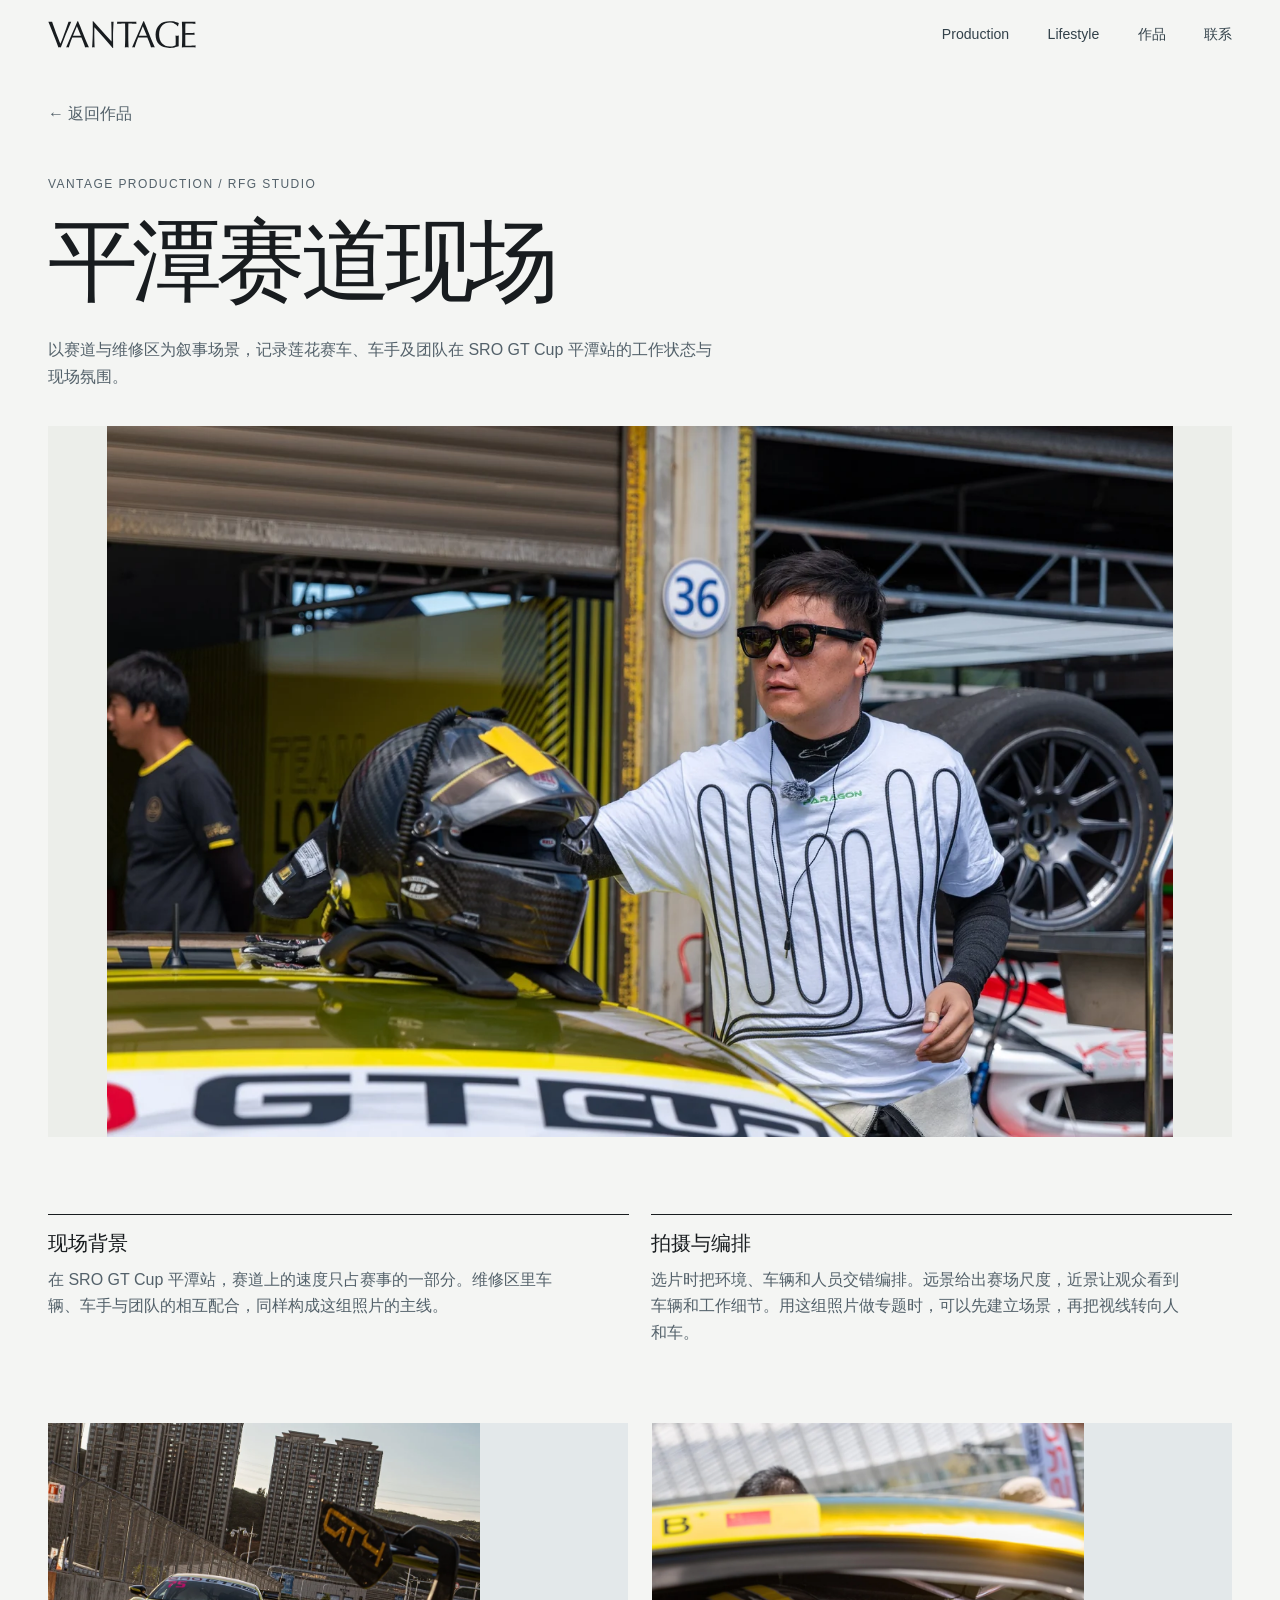
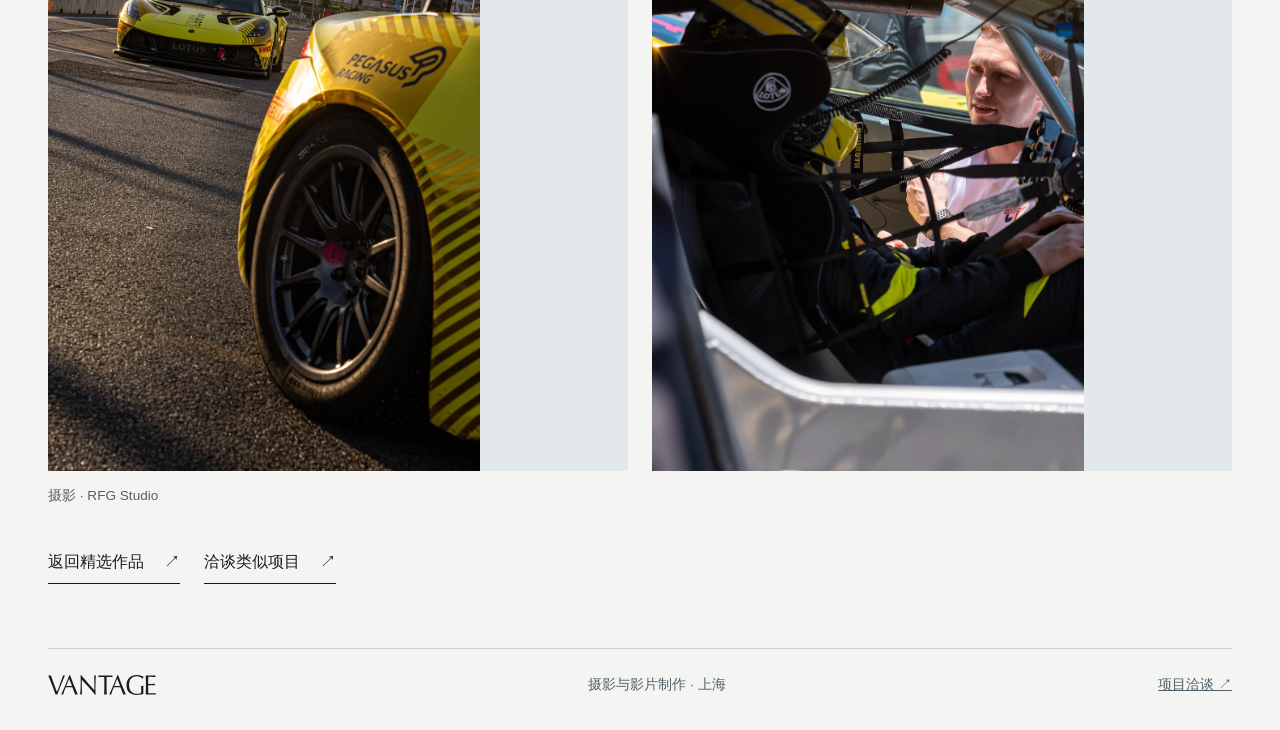
<file: paddock.html>
<!doctype html>
<html lang="zh-CN"><head><meta charset="utf-8"><meta name="viewport" content="width=device-width,initial-scale=1"><title>平潭赛道现场 | VANTAGE</title><meta name="description" content="以赛道与维修区为叙事场景，记录莲花赛车、车手及团队在 SRO GT Cup 平潭站的工作状态与现场氛围。"><link rel="stylesheet" href="style.css?v=30"><script defer src="motion.js?v=3"></script></head>
<body><a class="skip" href="#main">跳到正文</a><header class="mast wrap"><a href="index.html" aria-label="VANTAGE 首页"><img src="assets/vantage.svg" alt="VANTAGE" width="148" height="29"></a><nav aria-label="主导航"><a href="production.html">Production</a><a href="lifestyle.html">Lifestyle</a><a href="work.html">作品</a><a href="contact.html">联系</a></nav></header><main id="main"><article class="wrap case"><a class="back" href="work.html#projects">← 返回作品</a><p class="eyebrow">VANTAGE Production / RFG Studio</p><h1>平潭赛道现场</h1><p class="case-desc">以赛道与维修区为叙事场景，记录莲花赛车、车手及团队在 SRO GT Cup 平潭站的工作状态与现场氛围。</p><div class="case-feature"><figure><img  src="assets/paddock0.webp" alt="平潭赛道现场项目照片 1"></figure></div><div class="detail-grid case-notes" data-reveal><article><h3>现场背景</h3><p>在 SRO GT Cup 平潭站，赛道上的速度只占赛事的一部分。维修区里车辆、车手与团队的相互配合，同样构成这组照片的主线。</p></article><article><h3>拍摄与编排</h3><p>选片时把环境、车辆和人员交错编排。远景给出赛场尺度，近景让观众看到车辆和工作细节。用这组照片做专题时，可以先建立场景，再把视线转向人和车。</p></article></div><div class="gallery case-pair" data-reveal><figure><img loading=lazy src="assets/paddock1.webp" alt="平潭赛道现场项目照片 2"></figure><figure><img loading=lazy src="assets/paddock2.webp" alt="平潭赛道现场项目照片 3"></figure></div><p class="case-credit">摄影 · RFG Studio</p><div class="case-next"><a class="action" href="production.html#production">返回精选作品 <span aria-hidden="true">↗</span></a><a class="action" href="production.html#contact">洽谈类似项目 <span aria-hidden="true">↗</span></a></div></article></main><footer class="wrap end"><a href="index.html" aria-label="VANTAGE 首页"><img src="assets/vantage.svg" alt="VANTAGE" width="108" height="22"></a><span>摄影与影片制作 · 上海</span><a href="contact.html">项目洽谈 ↗</a></footer></body></html>
</file>
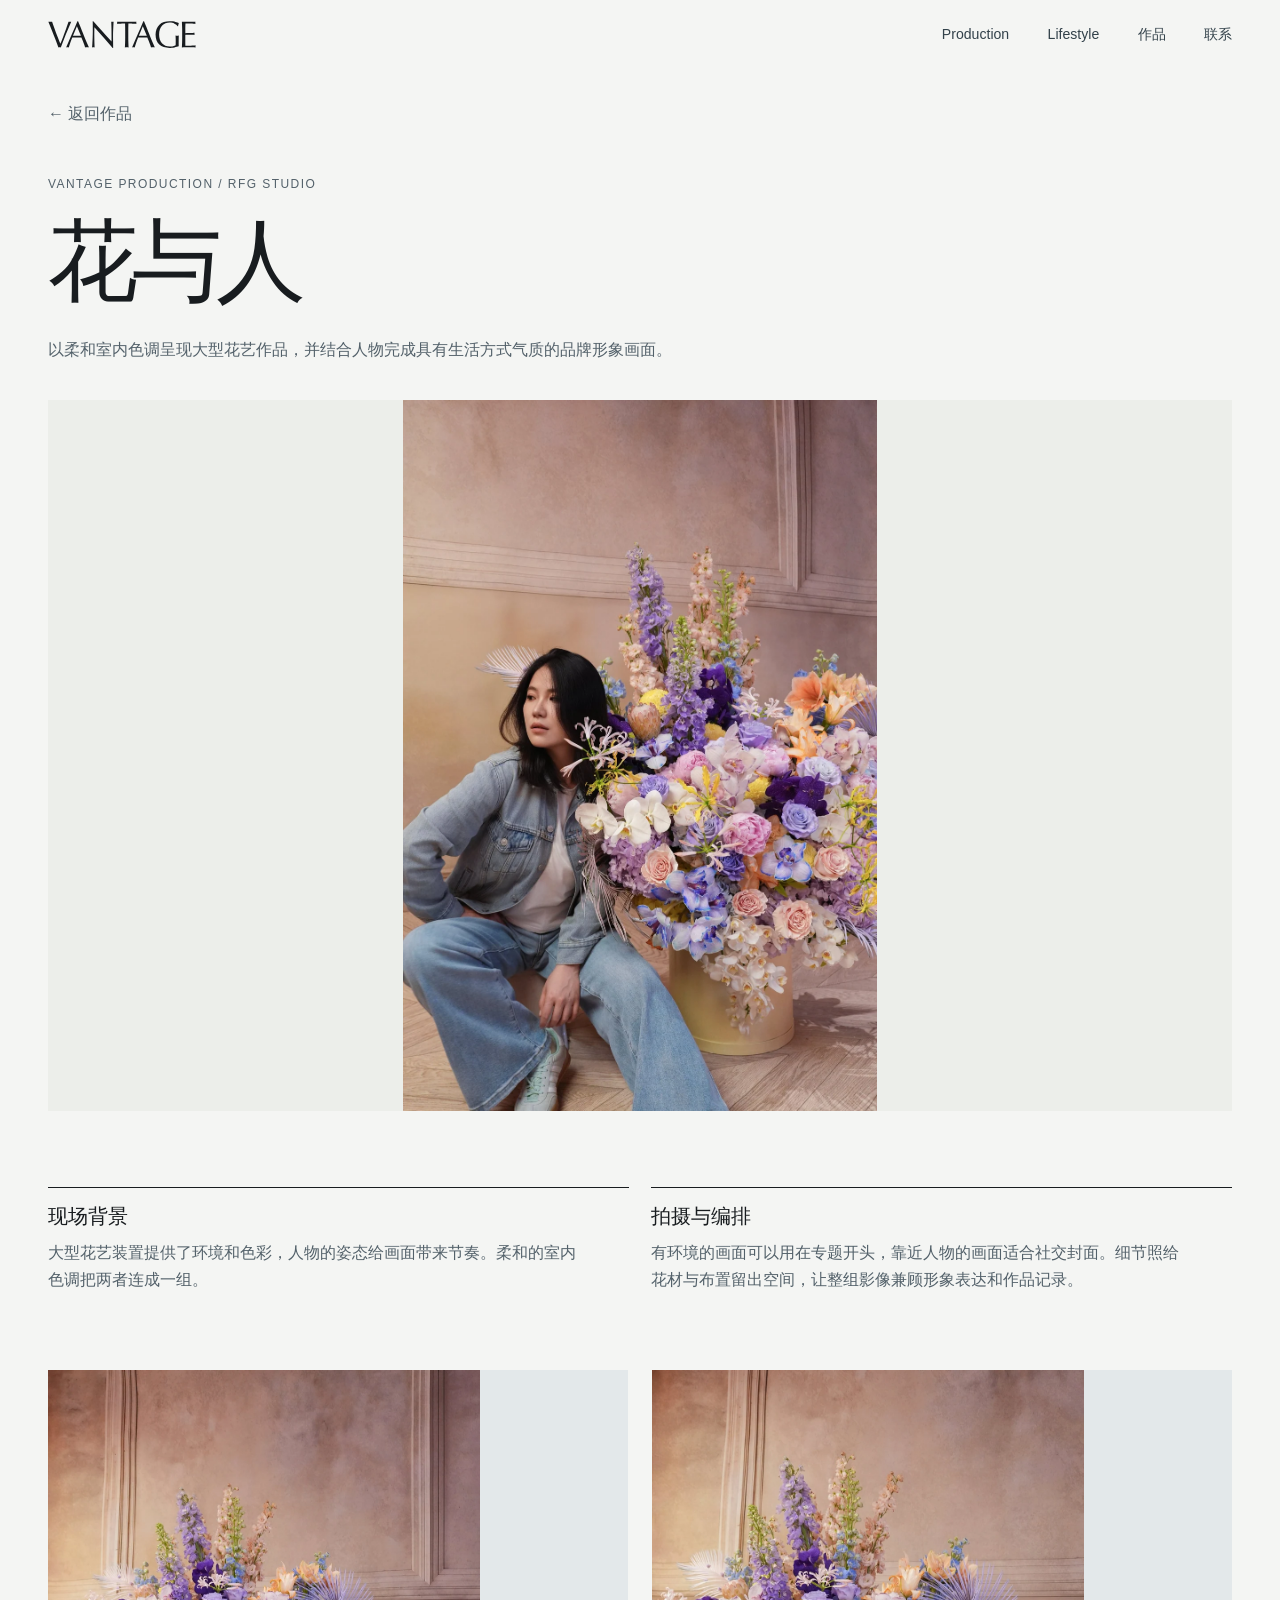
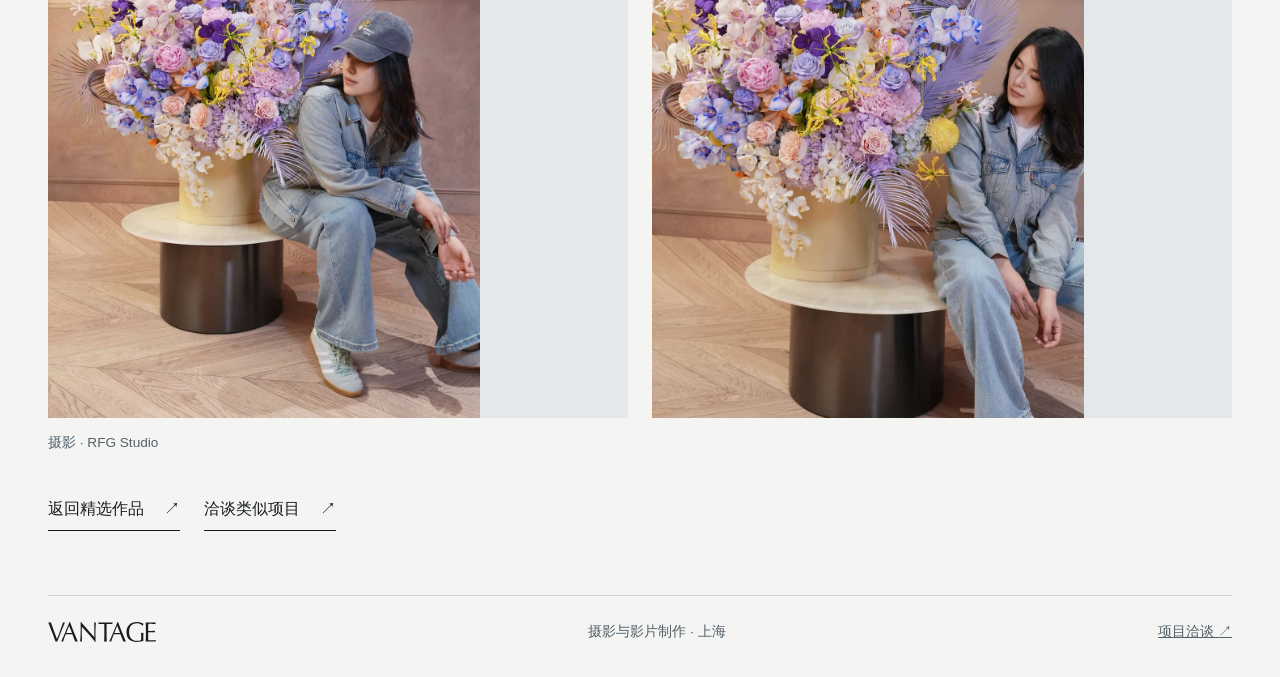
<file: portrait.html>
<!doctype html>
<html lang="zh-CN"><head><meta charset="utf-8"><meta name="viewport" content="width=device-width,initial-scale=1"><title>花与人 | VANTAGE</title><meta name="description" content="以柔和室内色调呈现大型花艺作品，并结合人物完成具有生活方式气质的品牌形象画面。"><link rel="stylesheet" href="style.css?v=30"><script defer src="motion.js?v=3"></script></head>
<body><a class="skip" href="#main">跳到正文</a><header class="mast wrap"><a href="index.html" aria-label="VANTAGE 首页"><img src="assets/vantage.svg" alt="VANTAGE" width="148" height="29"></a><nav aria-label="主导航"><a href="production.html">Production</a><a href="lifestyle.html">Lifestyle</a><a href="work.html">作品</a><a href="contact.html">联系</a></nav></header><main id="main"><article class="wrap case"><a class="back" href="work.html#projects">← 返回作品</a><p class="eyebrow">VANTAGE Production / RFG Studio</p><h1>花与人</h1><p class="case-desc">以柔和室内色调呈现大型花艺作品，并结合人物完成具有生活方式气质的品牌形象画面。</p><div class="case-feature"><figure><img  src="assets/portrait0.webp" alt="花与人项目照片 1"></figure></div><div class="detail-grid case-notes" data-reveal><article><h3>现场背景</h3><p>大型花艺装置提供了环境和色彩，人物的姿态给画面带来节奏。柔和的室内色调把两者连成一组。</p></article><article><h3>拍摄与编排</h3><p>有环境的画面可以用在专题开头，靠近人物的画面适合社交封面。细节照给花材与布置留出空间，让整组影像兼顾形象表达和作品记录。</p></article></div><div class="gallery case-pair" data-reveal><figure><img loading=lazy src="assets/portrait1.webp" alt="花与人项目照片 2"></figure><figure><img loading=lazy src="assets/portrait2.webp" alt="花与人项目照片 3"></figure></div><p class="case-credit">摄影 · RFG Studio</p><div class="case-next"><a class="action" href="production.html#production">返回精选作品 <span aria-hidden="true">↗</span></a><a class="action" href="production.html#contact">洽谈类似项目 <span aria-hidden="true">↗</span></a></div></article></main><footer class="wrap end"><a href="index.html" aria-label="VANTAGE 首页"><img src="assets/vantage.svg" alt="VANTAGE" width="108" height="22"></a><span>摄影与影片制作 · 上海</span><a href="contact.html">项目洽谈 ↗</a></footer></body></html>
</file>
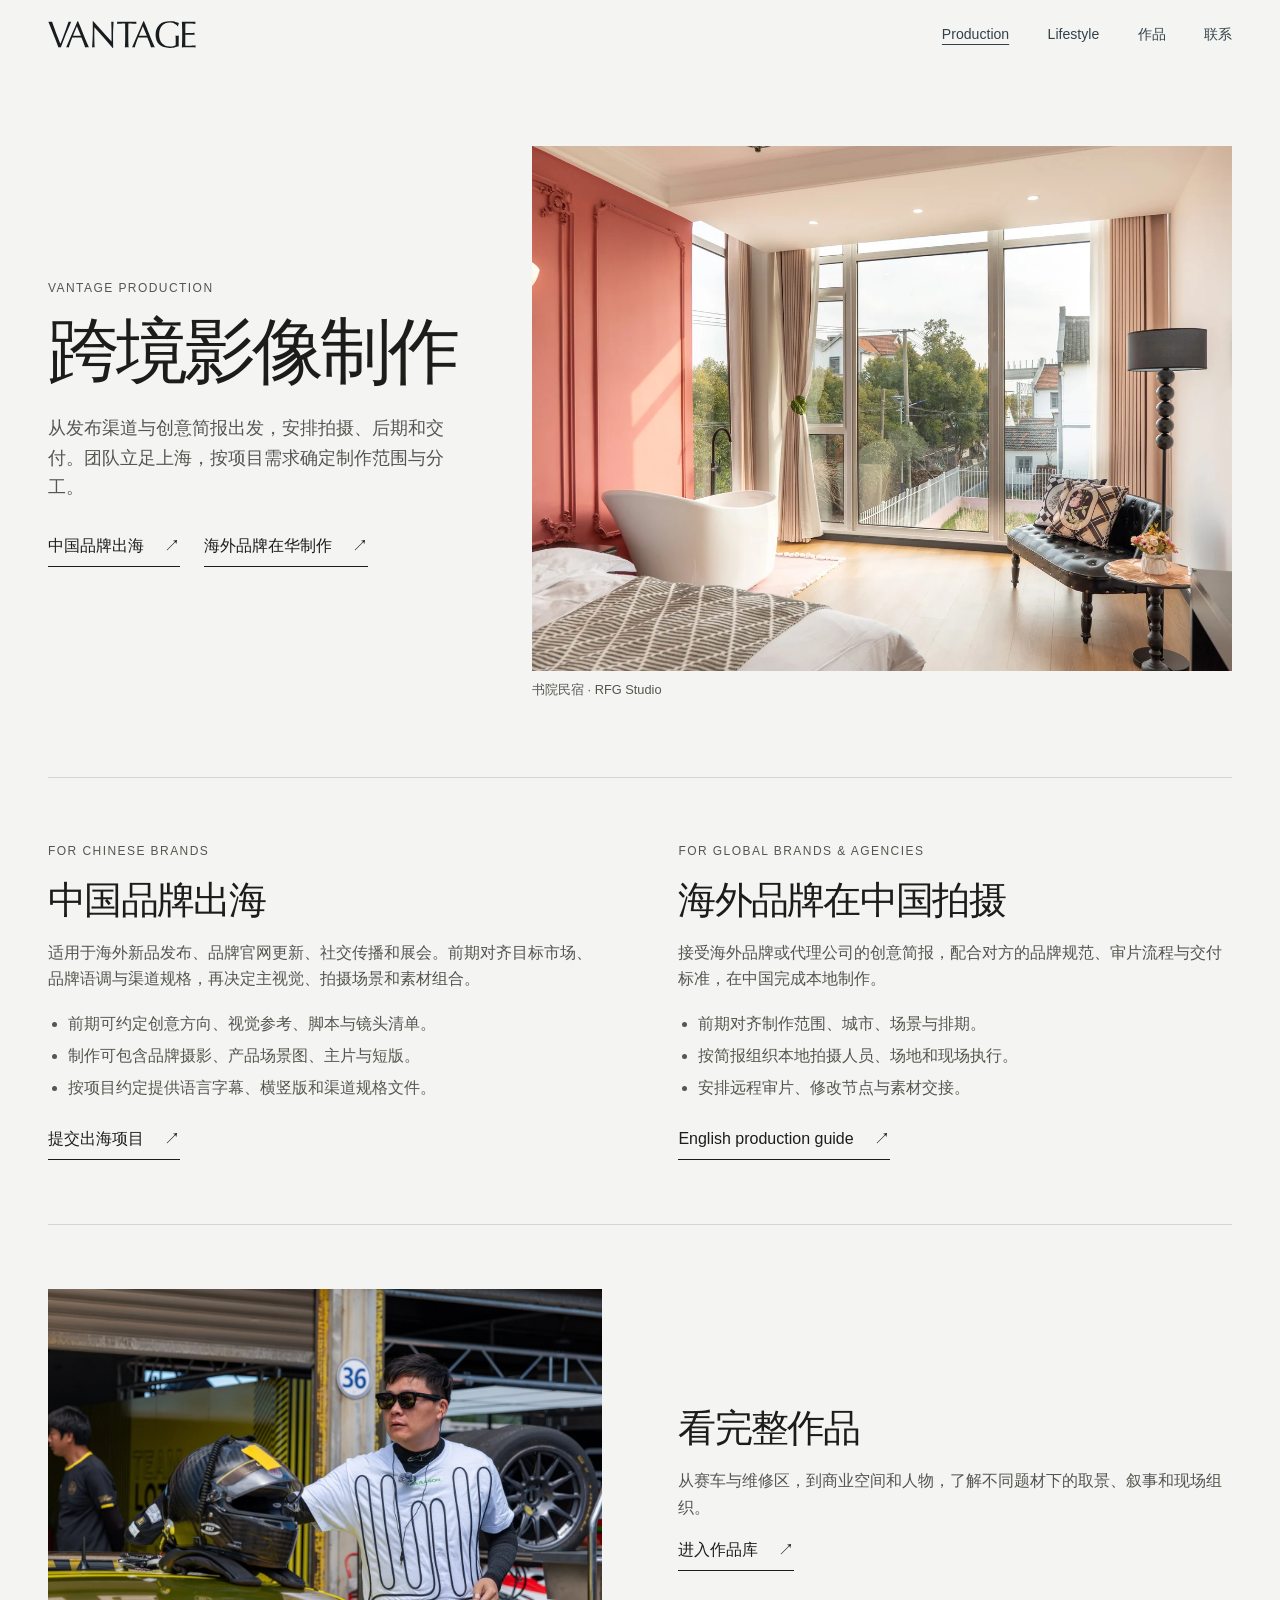
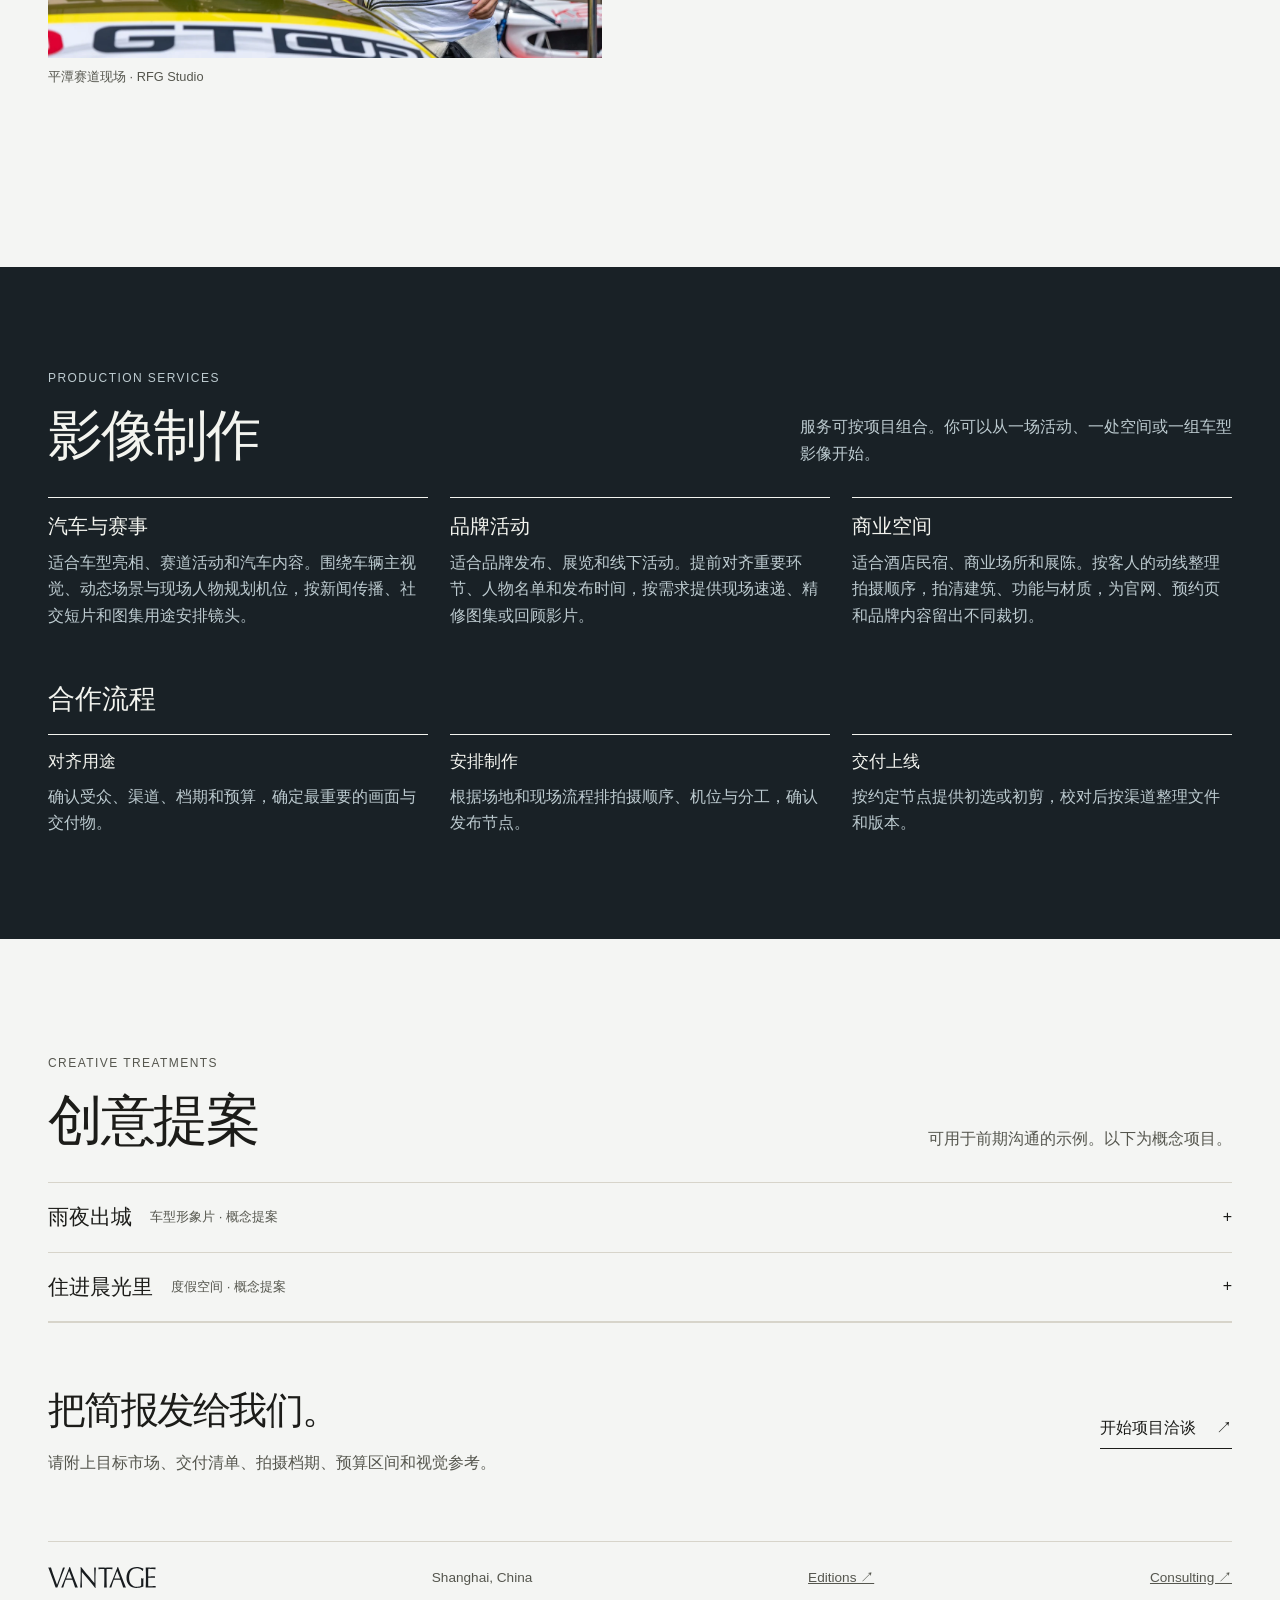
<file: production.html>
<!doctype html>
<html lang="zh-CN">
<head>
<meta charset="utf-8">
<meta name="viewport" content="width=device-width,initial-scale=1">
<title>Production · 跨境影像制作 | VANTAGE</title>
<meta name="description" content="面向中国品牌出海和海外品牌在华项目的摄影与影片制作。">
<meta property="og:title" content="Production · 跨境影像制作 | VANTAGE">
<meta property="og:description" content="面向中国品牌出海和海外品牌在华项目的摄影与影片制作。">
<link rel="stylesheet" href="style.css?v=30">
</head>
<body>
<a class="skip" href="#main">跳到正文</a>
<header class="mast wrap"><a href="index.html"><img src="assets/vantage.svg" alt="VANTAGE" width="148" height="29"></a><nav aria-label="主导航"><a href="production.html" aria-current="page">Production</a><a href="lifestyle.html">Lifestyle</a><a href="work.html">作品</a><a href="contact.html">联系</a></nav></header>
<main id="main"><section class="wrap studio-hero"><div class="studio-lead"><p class="eyebrow">VANTAGE Production</p><h1>跨境影像制作</h1><p>从发布渠道与创意简报出发，安排拍摄、后期和交付。团队立足上海，按项目需求确定制作范围与分工。</p><div class="studio-actions"><a class="action" href="#outbound">中国品牌出海 <span aria-hidden="true">↗</span></a><a class="action" href="#inbound">海外品牌在华制作 <span aria-hidden="true">↗</span></a></div></div><figure><img src="assets/space0.webp" alt="书院民宿室内影像" fetchpriority="high"><figcaption>书院民宿 · RFG Studio</figcaption></figure></section>
<section class="wrap studio-section" id="services"><div class="studio-duo studio-services">
<article id="outbound"><p class="eyebrow">For Chinese Brands</p><h2>中国品牌出海</h2><p>适用于海外新品发布、品牌官网更新、社交传播和展会。前期对齐目标市场、品牌语调与渠道规格，再决定主视觉、拍摄场景和素材组合。</p><ul><li>前期可约定创意方向、视觉参考、脚本与镜头清单。</li><li>制作可包含品牌摄影、产品场景图、主片与短版。</li><li>按项目约定提供语言字幕、横竖版和渠道规格文件。</li></ul><a class="action" href="contact.html?topic=Outbound">提交出海项目 <span aria-hidden="true">↗</span></a></article>
<article id="inbound"><p class="eyebrow">For Global Brands &amp; Agencies</p><h2>海外品牌在中国拍摄</h2><p>接受海外品牌或代理公司的创意简报，配合对方的品牌规范、审片流程与交付标准，在中国完成本地制作。</p><ul><li>前期对齐制作范围、城市、场景与排期。</li><li>按简报组织本地拍摄人员、场地和现场执行。</li><li>安排远程审片、修改节点与素材交接。</li></ul><a class="action" href="china.html">English production guide <span aria-hidden="true">↗</span></a></article></div></section>
<section class="wrap studio-section" id="production"><div class="studio-profile"><figure><img src="assets/paddock0.webp" alt="平潭赛道现场" loading="lazy"><figcaption>平潭赛道现场 · RFG Studio</figcaption></figure><div><h2>看完整作品</h2><p>从赛车与维修区，到商业空间和人物，了解不同题材下的取景、叙事和现场组织。</p><a class="action" href="work.html">进入作品库 <span aria-hidden="true">↗</span></a></div></div></section><section class="service-band" id="capabilities"><div class="wrap">
<div class="section-head" data-reveal><div><p class="eyebrow">Production Services</p><h2>影像制作</h2></div><p>服务可按项目组合。你可以从一场活动、一处空间或一组车型影像开始。</p></div>
<div class="detail-grid" data-reveal><article><h3>汽车与赛事</h3><p>适合车型亮相、赛道活动和汽车内容。围绕车辆主视觉、动态场景与现场人物规划机位，按新闻传播、社交短片和图集用途安排镜头。</p></article><article><h3>品牌活动</h3><p>适合品牌发布、展览和线下活动。提前对齐重要环节、人物名单和发布时间，按需求提供现场速递、精修图集或回顾影片。</p></article><article><h3>商业空间</h3><p>适合酒店民宿、商业场所和展陈。按客人的动线整理拍摄顺序，拍清建筑、功能与材质，为官网、预约页和品牌内容留出不同裁切。</p></article></div>
<h3 class="process-heading" data-reveal>合作流程</h3><div class="detail-grid process-grid" data-reveal><article><h3>对齐用途</h3><p>确认受众、渠道、档期和预算，确定最重要的画面与交付物。</p></article><article><h3>安排制作</h3><p>根据场地和现场流程排拍摄顺序、机位与分工，确认发布节点。</p></article><article><h3>交付上线</h3><p>按约定节点提供初选或初剪，校对后按渠道整理文件和版本。</p></article></div>
</div></section>
<section class="wrap section" id="concepts"><div class="section-head" data-reveal><div><p class="eyebrow">Creative Treatments</p><h2>创意提案</h2></div><p>可用于前期沟通的示例。以下为概念项目。</p></div>
<div class="treatments" data-reveal>
<details><summary><span>雨夜出城</span><small>车型形象片 · 概念提案</small></summary><p>从停车场一盏冷灯开始，让车驶过城市边缘和湿润路面。主片用环境声与车身反光建立节奏，同时规划竖屏切版和一组车身细节剧照。</p></details>
<details><summary><span>住进晨光里</span><small>度假空间 · 概念提案</small></summary><p>用早晨到入夜的光线组织客人的一天。从入口、窗边到公共空间，输出一组用于预约页面的空间照，以及可循环播放的短片。</p></details>
</div></section>

<section class="wrap studio-contact" id="contact"><div><h2>把简报发给我们。</h2><p>请附上目标市场、交付清单、拍摄档期、预算区间和视觉参考。</p></div><a class="action" href="contact.html?topic=Production">开始项目洽谈 <span aria-hidden="true">↗</span></a></section></main>
<footer class="wrap end"><a href="index.html"><img src="assets/vantage.svg" alt="VANTAGE" width="108" height="22"></a><span>Shanghai, China</span><a href="editions.html">Editions ↗</a><a href="consulting.html">Consulting ↗</a></footer>
</body>
</html>
</file>
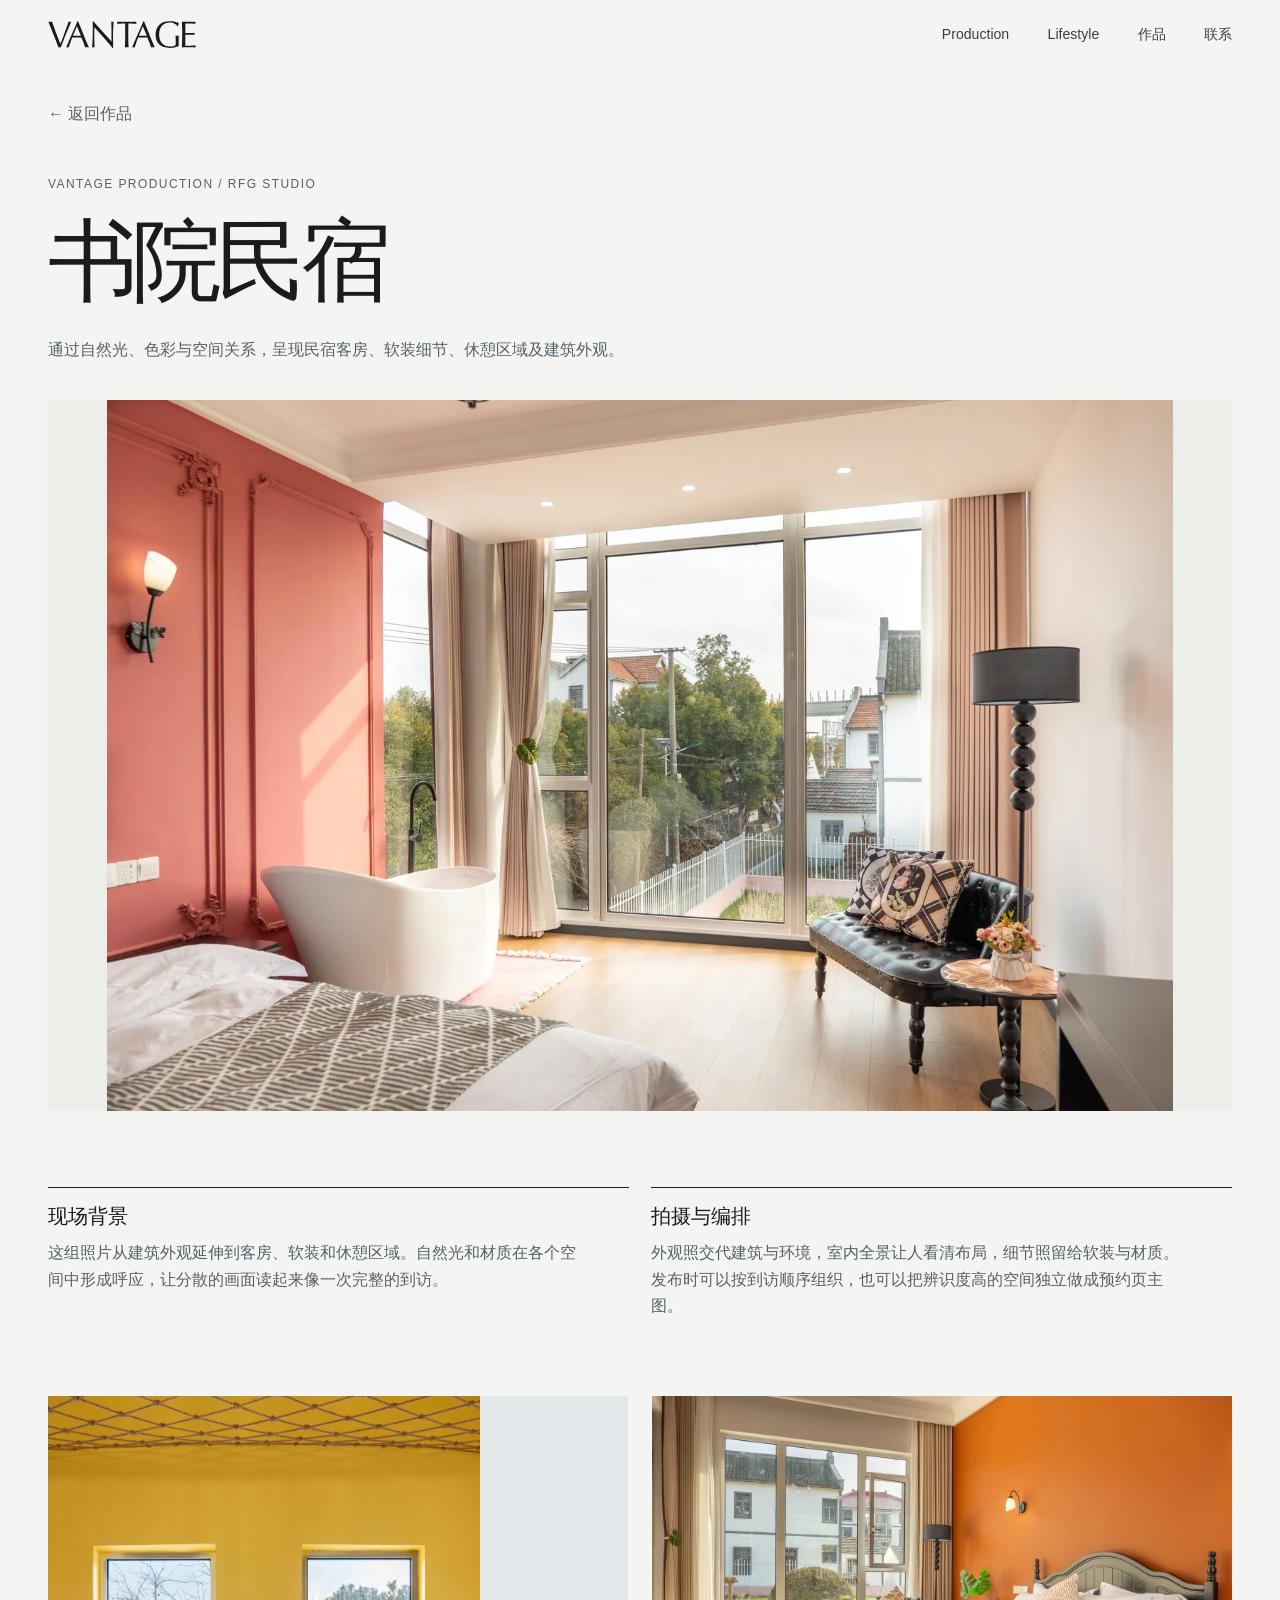
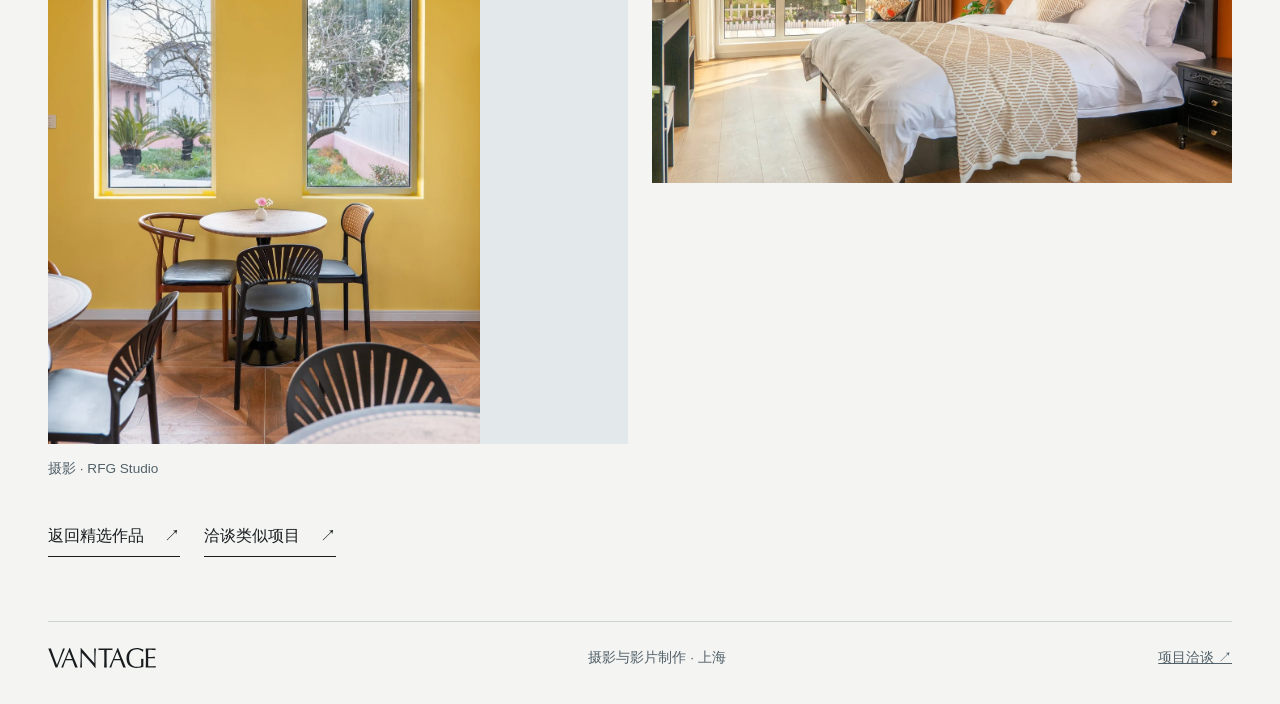
<file: space.html>
<!doctype html>
<html lang="zh-CN"><head><meta charset="utf-8"><meta name="viewport" content="width=device-width,initial-scale=1"><title>书院民宿 | VANTAGE</title><meta name="description" content="通过自然光、色彩与空间关系，呈现民宿客房、软装细节、休憩区域及建筑外观。"><link rel="stylesheet" href="style.css?v=30"><script defer src="motion.js?v=3"></script></head>
<body><a class="skip" href="#main">跳到正文</a><header class="mast wrap"><a href="index.html" aria-label="VANTAGE 首页"><img src="assets/vantage.svg" alt="VANTAGE" width="148" height="29"></a><nav aria-label="主导航"><a href="production.html">Production</a><a href="lifestyle.html">Lifestyle</a><a href="work.html">作品</a><a href="contact.html">联系</a></nav></header><main id="main"><article class="wrap case"><a class="back" href="work.html#projects">← 返回作品</a><p class="eyebrow">VANTAGE Production / RFG Studio</p><h1>书院民宿</h1><p class="case-desc">通过自然光、色彩与空间关系，呈现民宿客房、软装细节、休憩区域及建筑外观。</p><div class="case-feature"><figure><img  src="assets/space0.webp" alt="书院民宿项目照片 1"></figure></div><div class="detail-grid case-notes" data-reveal><article><h3>现场背景</h3><p>这组照片从建筑外观延伸到客房、软装和休憩区域。自然光和材质在各个空间中形成呼应，让分散的画面读起来像一次完整的到访。</p></article><article><h3>拍摄与编排</h3><p>外观照交代建筑与环境，室内全景让人看清布局，细节照留给软装与材质。发布时可以按到访顺序组织，也可以把辨识度高的空间独立做成预约页主图。</p></article></div><div class="gallery case-pair" data-reveal><figure><img loading=lazy src="assets/space1.webp" alt="书院民宿项目照片 2"></figure><figure><img loading=lazy src="assets/space2.webp" alt="书院民宿项目照片 3"></figure></div><p class="case-credit">摄影 · RFG Studio</p><div class="case-next"><a class="action" href="production.html#production">返回精选作品 <span aria-hidden="true">↗</span></a><a class="action" href="production.html#contact">洽谈类似项目 <span aria-hidden="true">↗</span></a></div></article></main><footer class="wrap end"><a href="index.html" aria-label="VANTAGE 首页"><img src="assets/vantage.svg" alt="VANTAGE" width="108" height="22"></a><span>摄影与影片制作 · 上海</span><a href="contact.html">项目洽谈 ↗</a></footer></body></html>
</file>
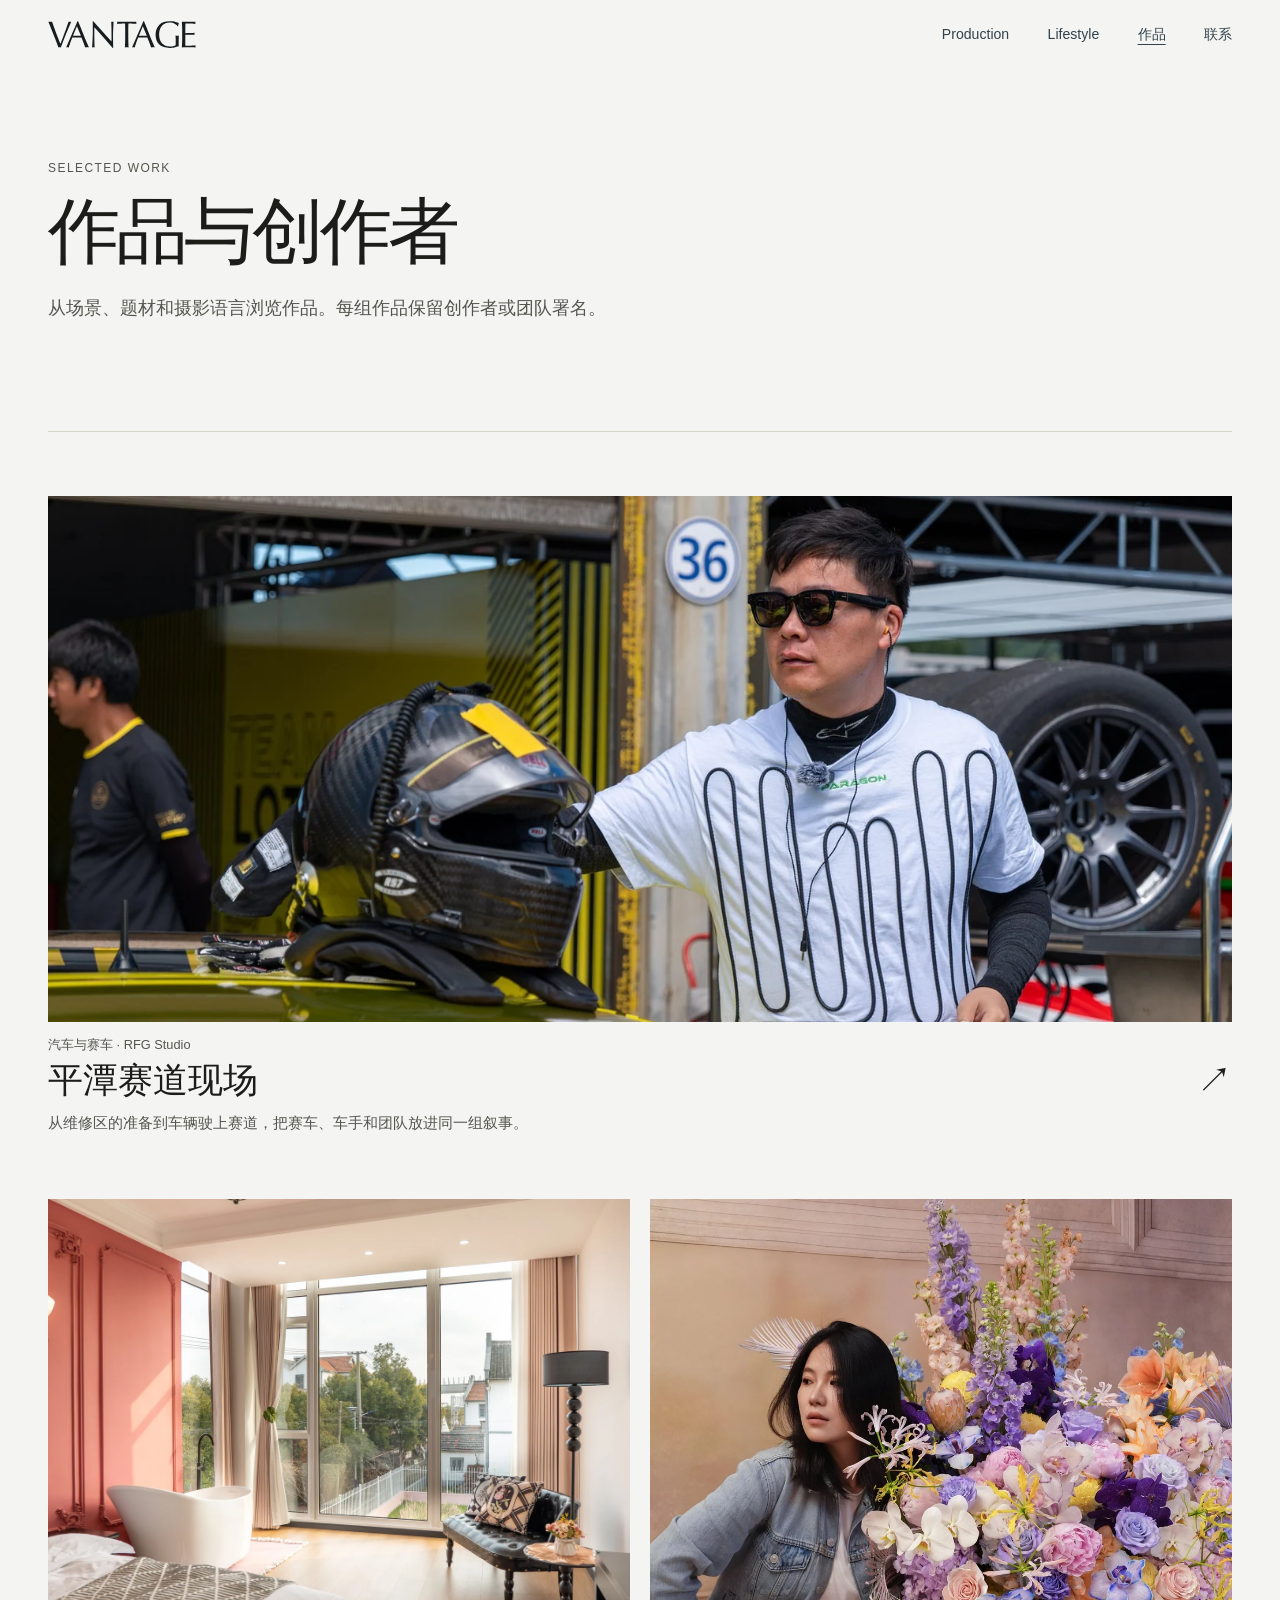
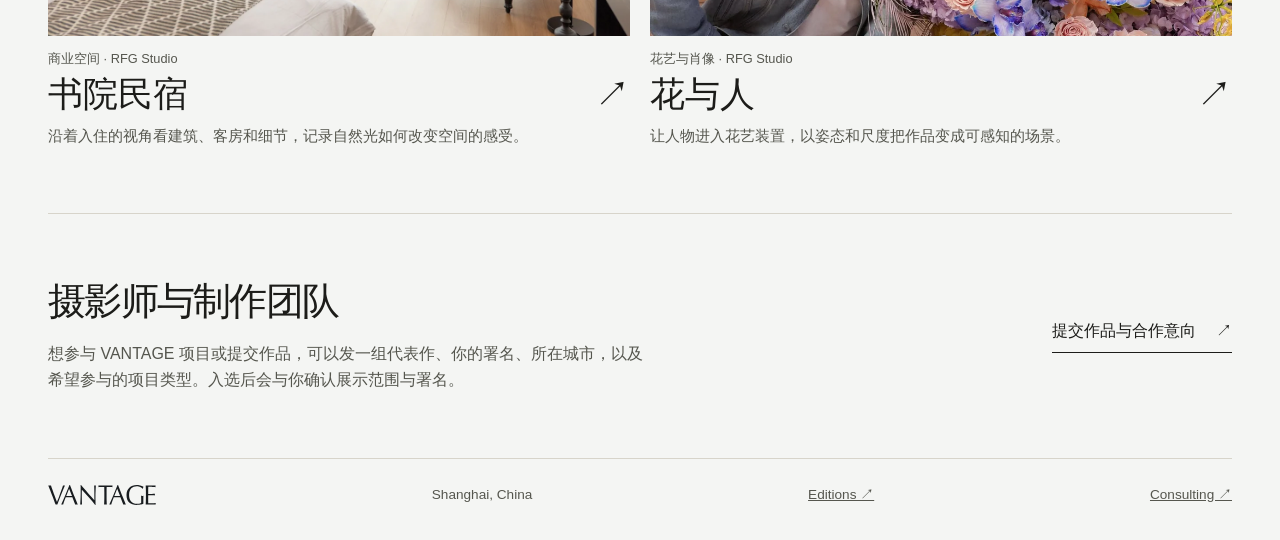
<file: work.html>
<!doctype html>
<html lang="zh-CN">
<head>
<meta charset="utf-8">
<meta name="viewport" content="width=device-width,initial-scale=1">
<title>作品与创作者 | VANTAGE</title>
<meta name="description" content="VANTAGE 影像作品库，按项目呈现赛道、商业空间和人物作品与原始署名。">
<meta property="og:title" content="作品与创作者 | VANTAGE">
<meta property="og:description" content="VANTAGE 影像作品库，按项目呈现赛道、商业空间和人物作品与原始署名。">
<link rel="stylesheet" href="style.css?v=30">
</head>
<body>
<a class="skip" href="#main">跳到正文</a>
<header class="mast wrap"><a href="index.html"><img src="assets/vantage.svg" alt="VANTAGE" width="148" height="29"></a><nav aria-label="主导航"><a href="production.html">Production</a><a href="lifestyle.html">Lifestyle</a><a href="work.html" aria-current="page">作品</a><a href="contact.html">联系</a></nav></header>
<main id="main">
<section class="wrap studio-text-intro"><p class="eyebrow">Selected Work</p><h1>作品与创作者</h1><p>从场景、题材和摄影语言浏览作品。每组作品保留创作者或团队署名。</p></section>
<section class="wrap studio-section" id="projects"><div class="works editorial-works"><a class="work-card" href="paddock.html" data-reveal><div class="frame"><img loading="lazy" src="assets/paddock0.webp" alt="平潭赛道现场摄影作品"></div><span>汽车与赛车 · RFG Studio</span><h3>平潭赛道现场<b aria-hidden="true">↗</b></h3><p>从维修区的准备到车辆驶上赛道，把赛车、车手和团队放进同一组叙事。</p></a><a class="work-card" href="space.html" data-reveal><div class="frame"><img loading="lazy" src="assets/space0.webp" alt="书院民宿摄影作品"></div><span>商业空间 · RFG Studio</span><h3>书院民宿<b aria-hidden="true">↗</b></h3><p>沿着入住的视角看建筑、客房和细节，记录自然光如何改变空间的感受。</p></a><a class="work-card" href="portrait.html" data-reveal><div class="frame"><img loading="lazy" src="assets/portrait0.webp" alt="花与人摄影作品"></div><span>花艺与肖像 · RFG Studio</span><h3>花与人<b aria-hidden="true">↗</b></h3><p>让人物进入花艺装置，以姿态和尺度把作品变成可感知的场景。</p></a></div></section>
<section class="wrap studio-contact"><div><h2>摄影师与制作团队</h2><p>想参与 VANTAGE 项目或提交作品，可以发一组代表作、你的署名、所在城市，以及希望参与的项目类型。入选后会与你确认展示范围与署名。</p></div><a class="action" href="contact.html?topic=Contributors">提交作品与合作意向 <span aria-hidden="true">↗</span></a></section></main>
<footer class="wrap end"><a href="index.html"><img src="assets/vantage.svg" alt="VANTAGE" width="108" height="22"></a><span>Shanghai, China</span><a href="editions.html">Editions ↗</a><a href="consulting.html">Consulting ↗</a></footer>
</body>
</html>
</file>
<file: style.css>
:root{color-scheme:light;--ink:#181c1f;--muted:#515d62;--line:#cbd2d6;--paper:#ecf0f2;--white:#fafbfa}*{box-sizing:border-box}html{scroll-padding-top:28px}body{margin:0;background:var(--paper);color:var(--ink);font:16px/1.65 "Avenir Next","PingFang SC",Arial,sans-serif}a{color:inherit}a:focus-visible{outline:2px solid #405f73;outline-offset:5px}.wrap{width:min(1400px,calc(100% - 96px));margin-inline:auto}.skip{position:absolute;top:0;left:16px;padding:10px;background:white;transform:translateY(-120%);z-index:2}.skip:focus{transform:none}.mast{display:flex;align-items:center;justify-content:space-between;padding:28px 0;border-bottom:1px solid var(--line);gap:20px}.mast img,.end img{display:block;object-fit:contain}.mast nav{display:flex;gap:clamp(16px,3vw,45px);white-space:nowrap}.mast a,.work-card,.action{text-decoration:none}.mast nav a:hover,.back:hover{text-decoration:underline}.hero{display:grid;grid-template-columns:minmax(260px,.65fr) minmax(0,1.35fr);gap:clamp(28px,5vw,84px);align-items:center;padding-top:48px}.hero figure,.gallery figure{margin:0}.hero img{width:100%;height:clamp(340px,43vw,640px);display:block;object-fit:cover;object-position:left center}.hero figcaption{margin-top:9px;color:var(--muted);font-size:.82rem}.hero-copy{padding-bottom:25px}.eyebrow{font-size:.75rem;letter-spacing:.12em;text-transform:uppercase;color:var(--muted);margin:0 0 15px}h1,h2,h3,p{margin-top:0}h1,h2,h3{line-height:1.15;font-weight:500}h1{font-size:clamp(3.2rem,6.2vw,7.5rem);letter-spacing:-.065em;margin-bottom:24px}h2{font-size:clamp(2rem,4.3vw,4.2rem);letter-spacing:-.045em;margin-bottom:0}.lead{max-width:20em;color:var(--muted);margin-bottom:32px}.action{display:inline-flex;gap:20px;align-items:center;border-bottom:1px solid var(--ink);padding:0 0 7px}.action:hover{color:#426074}.section{margin-top:clamp(68px,9vw,145px);scroll-margin-top:24px}.section-head{display:flex;align-items:end;justify-content:space-between;gap:32px;margin-bottom:30px}.section-head>p{color:var(--muted);max-width:27em;margin:0}.works{display:grid;grid-template-columns:repeat(3,1fr);gap:20px}.work-card{display:block;min-width:0}.work-card img{width:100%;aspect-ratio:4/3;object-fit:cover;object-position:center 42%;display:block;background:#d9dfe1}.work-card span,.state{display:block;font-size:.8rem;color:var(--muted);margin-top:12px}.work-card h3{display:flex;justify-content:space-between;gap:8px;margin:5px 0 0;font-size:1.2rem}.work-card b{font-weight:400}.work-card:hover h3{text-decoration:underline}.branch{display:grid;grid-template-columns:minmax(200px,1fr) minmax(235px,1.4fr) auto;align-items:center;gap:32px;padding:26px 0;border-top:1px solid var(--line)}.branch img{display:block;width:min(310px,100%);height:auto}.branch h3{margin:0 0 6px;font-size:1.04rem}.branch p{color:var(--muted);margin:0}.branch .state{margin:0;white-space:nowrap}.contact{display:flex;justify-content:space-between;align-items:end;gap:26px;border-top:1px solid var(--line);padding:36px 0 64px}.contact p:last-child{margin:17px 0 0;color:var(--muted)}.end{border-top:1px solid var(--line);padding:25px 0 34px;display:flex;justify-content:space-between;gap:15px;color:var(--muted);font-size:.85rem}.case{padding-top:32px;padding-bottom:64px}.back{display:inline-block;text-decoration:none;color:var(--muted);margin-bottom:48px}.case h1{font-size:clamp(2.7rem,7vw,6.4rem)}.case-desc{max-width:42em;color:var(--muted);margin-bottom:36px}.gallery{display:grid;grid-template-columns:1fr 1fr;gap:24px;align-items:start}.gallery figure:first-child{grid-column:1/-1}.gallery img{display:block;width:100%;max-height:850px;object-fit:contain;object-position:left;background:#e3e8ea}
@media(max-width:760px){.wrap{width:calc(100% - 40px)}.mast{padding:20px 0}.mast img{width:105px;height:auto}.mast nav{font-size:.86rem}.hero{grid-template-columns:1fr;padding-top:34px;gap:24px}.hero-copy{padding:0}.hero h1 br{display:none}.hero h1{font-size:clamp(2.55rem,9.5vw,4.5rem);margin-bottom:15px}.hero img{height:auto;aspect-ratio:4/3}.lead{margin-bottom:17px}.section-head,.contact{display:block}.section-head>p{margin-top:13px}.works,.gallery{grid-template-columns:1fr;gap:24px}.branch{grid-template-columns:1fr auto;gap:12px 8px;padding:19px 0}.branch img{width:min(245px,100%);grid-column:1}.branch div{grid-column:1/-1;grid-row:2}.branch .state{grid-column:2;grid-row:1}.contact .action{margin-top:18px}.back{margin-bottom:30px}.gallery figure:first-child{grid-column:auto}}

/* Home and project editorial layout */
body{background:#eff0ed}
.mast{padding-block:20px;border:0}
.mast nav a{font-size:.88rem}
.hero-stage{position:relative;isolation:isolate;display:grid;align-content:end;min-height:clamp(540px,78svh,820px);overflow:hidden;background:#151b1e;color:#fff}
.hero-image,.hero-image::after{position:absolute;inset:0;z-index:-1}
.hero-image::after{content:"";background:linear-gradient(90deg,rgba(9,14,17,.78),rgba(9,14,17,.38) 50%,transparent),linear-gradient(0deg,rgba(9,14,17,.58),transparent 60%)}
.hero-image img{width:100%;height:100%;display:block;object-fit:cover;object-position:left center}
.hero-content{padding-block:110px 58px}
.hero-content .eyebrow{color:#e4e9ec}
.hero-content h1{font-size:clamp(3.4rem,8.4vw,8rem);letter-spacing:-.075em;margin-bottom:20px}
.hero-lead{color:#eff2f4;font-size:clamp(1rem,1.5vw,1.24rem);margin-bottom:28px}
.hero-credit{color:white;font-size:.78rem;padding-bottom:20px;text-shadow:0 1px 4px #101416,0 0 8px #101416}
.hero-actions{display:flex;align-items:center;flex-wrap:wrap;gap:20px}
.button{display:inline-flex;align-items:center;gap:22px;padding:12px 16px;background:#eef1ef;color:#161c20;text-decoration:none;font-size:.92rem;transition:background .25s,color .25s}
.button:hover{background:#c4d6df}
.hero-link{text-underline-offset:5px;font-size:.92rem}
.work-card .frame{overflow:hidden}
.work-card img{transition:transform .55s cubic-bezier(.2,.7,.2,1)}
.work-card:is(:hover,:focus-visible) img{transform:scale(1.045)}
.work-card p{margin:10px 0 0;color:var(--muted);font-size:.92rem}
.service-band,.contact-band{margin-top:clamp(68px,9vw,145px);background:#192126;color:#f3f4ef;padding-block:clamp(54px,8vw,110px)}
.service-band :is(.eyebrow,.section-head>p,.detail-grid p),.contact-band :is(.eyebrow,.contact p:last-child){color:#bdcbd0}
.detail-grid{display:grid;grid-template-columns:repeat(3,minmax(0,1fr));gap:22px}
.detail-grid article{border-top:1px solid currentColor;padding-top:17px}
.detail-grid h3{font-size:1.25rem;margin-bottom:12px}
.detail-grid p{margin-bottom:0;color:var(--muted);max-width:33em}
.process-heading{font-size:1.7rem;margin:54px 0 20px}
.process-grid h3{font-size:1.05rem}
.treatments details{border-top:1px solid var(--line);padding:17px 0}
.treatments details:last-child{border-bottom:1px solid var(--line)}
.treatments summary{cursor:pointer;list-style:none;display:flex;gap:18px;align-items:center;flex-wrap:wrap}
.treatments summary::-webkit-details-marker{display:none}
.treatments summary::after{content:'+';margin-left:auto}
.treatments details[open] summary::after{content:'−'}
.treatments summary span{font-size:1.3rem}
.treatments small,.treatments p{color:var(--muted)}
.treatments p{margin:14px 0 0;max-width:42em}
.contact-band .contact{border:0;padding:0}
.contact-band .contact p:last-child{max-width:33em}
.contact-band .button{flex-shrink:0}
.case-notes{grid-template-columns:repeat(2,minmax(0,1fr));margin-bottom:38px}
.case-next{display:flex;flex-wrap:wrap;gap:24px;margin-top:42px}
@media(prefers-reduced-motion:no-preference){
 html{scroll-behavior:smooth}
 .hero-image img{animation:hero-image-in 1.25s cubic-bezier(.2,.65,.25,1) both}
 .hero-content>*{animation:slide-in .75s cubic-bezier(.2,.65,.25,1) both}
 .hero-content h1{animation-delay:.07s}.hero-lead{animation-delay:.14s}.hero-actions{animation-delay:.21s}
 .reveal-pending{opacity:0;transform:translateY(16px)}
 .reveal-visible{animation:slide-in .65s cubic-bezier(.2,.65,.25,1) both}
 @keyframes slide-in{from{opacity:0;transform:translateY(16px)}to{opacity:1;transform:none}}
 @keyframes hero-image-in{from{transform:scale(1.045)}to{transform:none}}
}
@media(max-width:760px){
 .mast nav{gap:12px}.mast nav a{font-size:.78rem}
 .hero-stage{min-height:590px}
 .hero-image::after{background:linear-gradient(0deg,rgba(9,14,17,.88),rgba(9,14,17,.25) 72%)}
 .hero-content{padding-block:90px 36px}
 .detail-grid,.case-notes{grid-template-columns:1fr;gap:26px}
 .contact-band .button{margin-top:22px}
}
@media(prefers-reduced-motion:reduce){.work-card img,.button{transition:none}}

/* VANTAGE editorial portfolio */
body{background:#f7f7f3}
.opening{--opening-progress:0;--opening-spread:1;position:relative;overflow:clip}
.opening-stage{position:relative;display:grid;align-content:center;isolation:isolate;min-height:clamp(540px,77svh,850px)}
.opening-copy{position:relative;z-index:1;grid-area:1/1;text-align:center;width:min(100%,460px);margin:auto}
.opening-copy h1{margin:0 auto 24px}
.opening-copy h1 img{display:block;width:100%;height:auto}
.opening-lead{color:var(--muted);font-size:clamp(1rem,1.35vw,1.2rem)}
.opening-actions{display:flex;justify-content:center;gap:22px;flex-wrap:wrap}
.opening-photo{position:absolute;overflow:hidden;background:#dce1df}
.opening-photo img{width:100%;height:100%;display:block;object-fit:cover}
.opening-left{width:clamp(100px,18vw,265px);aspect-ratio:4/5;left:1%;top:15%;transform:translate(calc(var(--opening-progress) * 35%),calc(var(--opening-progress) * 32%))}
.opening-main{width:clamp(150px,28vw,405px);aspect-ratio:3/2;right:0;top:6%;transform:translate(calc(var(--opening-progress) * -27%),calc(var(--opening-progress) * 34%))}
.opening-main img{object-position:64% center}
.opening-right{width:clamp(90px,14vw,200px);aspect-ratio:1;right:4%;bottom:7%;transform:translate(calc(var(--opening-progress) * -55%),calc(var(--opening-progress) * -18%))}
.opening-right img{object-position:center 40%}
.editorial-works{grid-template-columns:repeat(2,minmax(0,1fr));gap:clamp(26px,5vw,70px) 20px}
.editorial-works .work-card:first-child{grid-column:1/-1}
.editorial-works .work-card:first-child img{aspect-ratio:2.25;object-position:center 48%}
.editorial-works .work-card h3{font-size:clamp(1.2rem,2.8vw,2.2rem)}
.case-feature figure{margin:0}
.case-feature img{width:100%;max-height:79svh;object-fit:contain;display:block;background:#eceeea}
.case-notes{margin-block:clamp(35px,6vw,80px)}
.case-pair figure:first-child{grid-column:auto}
.case-pair img{max-height:72svh}
.case-credit{color:var(--muted);margin:14px 0 0;font-size:.85rem}
@media (min-width:1000px) and (prefers-reduced-motion:no-preference){
 .opening.has-motion{height:calc(clamp(540px,77svh,850px) + 155px)}
 .opening.has-motion .opening-stage{position:sticky;top:0}
}
@media (max-width:999px){
 .opening-stage{display:grid;grid-template-columns:1fr 1.55fr 1fr;align-content:center;align-items:center;gap:10px;padding-block:20px 50px;min-height:0}
 .opening-copy{grid-area:2/1/3/-1;padding-top:34px;width:min(100%,380px)}
 .opening-photo{position:static;width:auto;transform:none}
 .opening-left,.opening-right{aspect-ratio:4/5}
 .opening-main{aspect-ratio:1.28}
}
@media (max-width:540px){
 .editorial-works{grid-template-columns:1fr}
 .editorial-works .work-card:first-child img{aspect-ratio:4/3}
 .opening-copy h1{margin-bottom:18px}
}

@media(min-width:1000px){
 .opening-copy{width:min(35vw,450px);transform:translateY(45px)}
 .opening-main{width:clamp(150px,25vw,360px);top:4%;transform:translate(calc(var(--opening-progress) * -20%),calc(var(--opening-progress) * 15%))}
 .opening-left{transform:translate(calc(var(--opening-progress) * 21%),calc(var(--opening-progress) * 25%))}
}
.mast nav a[aria-current=page]{text-decoration:underline;text-underline-offset:5px}
.branch-link{display:block;text-decoration:none}
.branch-link>span{display:block;font-size:.83rem;margin-top:8px;color:var(--muted)}
.branch-link:hover>span{text-decoration:underline;text-underline-offset:4px}
#branches{margin-bottom:clamp(54px,8vw,100px)}
.division-intro{border-top:1px solid var(--line);padding-block:clamp(50px,8vw,112px) clamp(30px,6vw,72px)}
.division-intro h1{width:min(76vw,660px);margin-bottom:clamp(26px,5vw,60px)}
.division-intro h1 img{width:100%;height:auto;display:block}
.division-intro h2,.division-topics h2{font-size:clamp(1.7rem,3.4vw,3.2rem);margin-bottom:18px}
.division-intro>p:last-child{max-width:39em;color:var(--muted);margin:0}
.division #production{margin-top:0}
.division-topics{padding-block:24px 74px}
.division-image{margin-top:0;margin-bottom:48px}
.division-image img{width:100%;max-height:70svh;object-fit:cover;object-position:left center;display:block}
.division-image figcaption{margin-top:10px;color:var(--muted);font-size:.85rem}
@media(max-width:540px){
 .mast{align-items:flex-start;gap:12px}
 .mast nav{justify-content:flex-end;flex-wrap:wrap;gap:6px 12px}
 .mast nav a{font-size:.73rem}
 .branch-link{grid-column:1}
}

.division-link{margin-top:22px}
.topic-controls:not([hidden]){display:flex;align-items:end;flex-wrap:wrap;gap:14px 22px;margin:30px 0}
.topic-controls label{display:grid;gap:6px;font-size:.87rem}
.topic-controls :is(input,select){padding:10px 12px;border:1px solid var(--line);background:#fff;color:var(--ink);font:inherit;max-width:100%}
.topic-controls p{margin:0 0 8px;color:var(--muted)}
.topic-group{margin-top:40px}
.topic-group h3{font-size:1.45rem}
.topic-card{border-top:1px solid var(--line)}
.topic-card summary{cursor:pointer;padding:14px 0;line-height:1.45}
.topic-number{font-variant-numeric:tabular-nums;color:var(--muted);padding-inline:10px 14px;font-size:.83rem}
.topic-card dl{max-width:52em;margin:0;padding:8px 0 24px}
.topic-card dl div{display:grid;grid-template-columns:7em 1fr;gap:10px;margin-top:12px}
.topic-card dt{font-weight:600}
.topic-card dd{margin:0;color:var(--muted)}
.edition-issue{border-top:1px solid var(--line);padding:32px 0 70px}
.issue-intro,.issue-note{max-width:37em;color:var(--muted);margin-top:20px}
.edition-issue figure{margin:0}
.issue-cover img,.issue-pair img{width:100%;height:auto;display:block}
.issue-cover figcaption{padding-top:8px;color:var(--muted);font-size:.85rem}
.issue-pair{display:grid;grid-template-columns:1fr 1fr;align-items:start;gap:20px;margin-top:24px}
.issue-note{margin-top:38px}
.issue-note h3{color:var(--ink)}
.brief-list{padding-left:1.4em;max-width:48em}
.brief-list li{margin:20px 0}
.brief-list p{color:var(--muted);margin:4px 0 0}
@media(max-width:540px){
 .topic-card dl div{grid-template-columns:1fr;gap:2px}
 .issue-pair{grid-template-columns:1fr}
}

.portfolio-issue{padding-top:clamp(30px,5vw,64px)}
.book-intro{margin-bottom:clamp(30px,5vw,64px)}
.book-intro h2{font-family:"Instrument Serif",Georgia,serif;font-size:clamp(3rem,9vw,8rem);letter-spacing:-.055em}
.book-subtitle{font-family:"Instrument Serif",Georgia,serif;font-style:italic;font-size:clamp(1.1rem,2.3vw,2rem);margin:12px 0 18px}
.book-author{font-size:.9rem;color:var(--muted)}
.book-nav{display:flex;flex-wrap:wrap;gap:12px 25px;margin-top:24px}
.book-nav a{text-underline-offset:5px;font-size:.9rem}
.book-section{display:grid;gap:clamp(14px,3vw,42px);margin-top:clamp(14px,3vw,42px);scroll-margin-top:16px}
.portfolio-issue .book-spread{margin:0}
.book-spread a,.book-spread img{display:block;width:100%}
.book-spread img{height:auto}
.portfolio-issue .book-single{width:min(100%,720px);margin-inline:auto}

.portfolio-issue .book-sheet{width:100%;display:grid;grid-template-columns:1fr 1fr}
.book-sheet :is(a,.book-blank){aspect-ratio:1;background:white}
.book-sheet img{height:100%;object-fit:contain}
.book-spread figcaption{color:var(--muted);font-size:.75rem;font-variant-numeric:tabular-nums;text-align:right;margin-top:6px}
.book-sheet figcaption{grid-column:1/-1}

/* Brand welcome and four entrances */
.welcome{--welcome-progress:0;position:relative}
.welcome-stage{height:calc(100svh - 72px);min-height:410px;display:grid;place-items:center}
.welcome-kv{position:relative;display:grid;place-items:center;width:100%;height:100%;background:radial-gradient(ellipse at 55% 36%,#edf1f1 0%,#cad5da 48%,#a6b8c1 100%);transform:scale(calc(1 - var(--welcome-progress) * .17));transform-origin:center 59%}
.welcome-kv h1{width:min(71%,990px);margin:0}
.welcome-kv h1 img{display:block;width:100%;height:auto}
.welcome-enter{position:absolute;bottom:clamp(32px,8svh,90px);display:flex;align-items:center;gap:15px;text-decoration:none;border-bottom:1px solid currentColor;padding:0 0 7px;font-size:.9rem}
.brand-doors{padding-block:clamp(45px,8vw,108px)}
.brand-doors header{margin-bottom:30px}
.brand-doors header p{margin:14px 0 0;color:var(--muted)}
.door-grid{display:flex;gap:7px}
.brand-door{flex:1 1 0;min-width:0;min-height:clamp(330px,39vw,540px);position:relative;isolation:isolate;overflow:hidden;color:white;background:#26343b;text-decoration:none;display:flex;align-items:end;transition:flex-grow .56s cubic-bezier(.22,.72,.23,1)}
.brand-door img,.brand-door::after{position:absolute;inset:0;width:100%;height:100%;z-index:-1}
.brand-door img{object-fit:cover;filter:saturate(.72)}
.brand-door::after{content:"";background:linear-gradient(0deg,#0c1319 0%,rgba(12,19,25,.55) 43%,rgba(12,19,25,.1) 90%)}
.door-copy{padding:20px clamp(12px,2vw,28px)}
.door-copy h3{font-size:clamp(1.08rem,2.2vw,2.2rem);margin:0 0 6px}
.door-copy p{margin:0;color:#f2f5f6;font-size:.88rem}
.door-description{display:block;margin-top:6px;font-size:.82rem;line-height:1.45}
.door-arrow{position:absolute;top:14px;right:16px}
@media(min-width:850px) and (prefers-reduced-motion:no-preference){
 .welcome{height:130svh;min-height:610px}
 .welcome-stage{position:sticky;top:0}
}
@media(min-width:850px){
 .brand-door:is(:hover,:focus-visible){flex-grow:2.15}
 .door-description{visibility:hidden;opacity:0;transform:translateY(5px);transition:opacity .2s,transform .2s}
 .brand-door:is(:hover,:focus-visible) .door-description{visibility:visible;opacity:1;transform:none}
}
@media(max-width:849px){
 .welcome-stage{height:70svh}
 .door-grid{display:grid;grid-template-columns:1fr 1fr}
 .brand-door{min-height:255px}
 .door-copy h3{font-size:1.4rem}
}
@media(max-width:460px){
 .welcome-stage{min-height:340px;height:62svh}
 .brand-door{min-height:215px}
 .door-copy h3{font-size:1.22rem}
}

/* Square-page reader */
.book-reader{max-width:1120px;margin-inline:auto;scroll-margin-top:18px}
.book-desk{perspective:1600px;touch-action:pan-y}
.book-pages{display:grid;grid-template-columns:1fr 1fr;position:relative;background:#fff;box-shadow:0 18px 40px #25303919;transform-style:preserve-3d}
.book-pages::after{content:"";position:absolute;inset:0 auto 0 calc(50% - 5px);width:10px;background:linear-gradient(90deg,transparent,#111b231e,transparent);pointer-events:none}
.book-leaf{position:relative;overflow:hidden;aspect-ratio:1;background:#fff}
.book-leaf img{display:block;width:100%;height:100%;object-fit:contain}
.book-leaf:is(.book-leaf-left,.book-leaf-right) img{position:absolute;width:200%;max-width:none}
.book-leaf-right img{right:0}
.book-turn{position:absolute;inset:0 0 0 auto;width:50%;transform-origin:left center;transform-style:preserve-3d;z-index:2;pointer-events:none}
.book-turn.turn-backward{inset:0 auto 0 0;transform-origin:right center}
.book-turn .book-leaf{position:absolute;inset:0;backface-visibility:hidden}
.book-turn .turn-front{box-shadow:inset 10px 0 16px #18232c20}
.book-turn .turn-back{transform:rotateY(180deg);box-shadow:inset -10px 0 16px #18232c20}
.book-toolbar{display:flex;justify-content:space-between;align-items:center;gap:10px;padding-top:20px}
.book-toolbar button{border:1px solid var(--line);background:transparent;color:var(--ink);padding:9px 14px;font:inherit;cursor:pointer}
.book-toolbar button[aria-disabled=true]{opacity:.4;cursor:default}
.book-counter{font-size:.87rem;color:var(--muted);font-variant-numeric:tabular-nums}
@media(max-width:640px){
 .book-pages{grid-template-columns:1fr}
 .book-pages::after{display:none}
 .book-turn{width:100%}
 .book-turn .turn-back{visibility:hidden}
}
@media(prefers-reduced-motion:reduce){
 .brand-door,.door-description{transition:none}
}
@media(max-width:849px) and (prefers-reduced-motion:no-preference){
 .welcome{height:max(460px,90svh)}
 .welcome-stage{position:sticky;top:0}
}
@media(prefers-reduced-motion:no-preference){
 .doors-waiting .brand-door{opacity:0;transform:translateY(18px)}
 .doors-arrived .brand-door{animation:slide-in .56s cubic-bezier(.22,.72,.23,1) both}
 .doors-arrived .brand-door:nth-child(2){animation-delay:.08s}
 .doors-arrived .brand-door:nth-child(3){animation-delay:.16s}
 .doors-arrived .brand-door:nth-child(4){animation-delay:.24s}
}

/* The welcome and doors share one continuous scroll stage. */
.welcome:not(.welcome-connected) .welcome-stage{height:auto;display:block}
.welcome:not(.welcome-connected) .welcome-kv{height:clamp(350px,75svh,750px);transform:none}
.welcome:not(.welcome-connected) .welcome-anchor{position:absolute;top:clamp(350px,75svh,750px)}
.welcome-connected{height:calc(100svh + clamp(520px,92svh,950px));min-height:0}
.welcome-connected .welcome-stage{position:sticky;top:0;height:100svh;min-height:0;overflow:hidden;background:#f7f7f3}
.welcome-connected .welcome-anchor{position:absolute;bottom:var(--stage-height,100svh);left:0;scroll-margin-top:0}
.welcome-connected .welcome-kv{position:absolute;inset:0;transform:scale(calc(1 - var(--welcome-progress) * .16));transform-origin:50% 50%;opacity:clamp(0,calc((1 - var(--welcome-reveal)) * 1.9),1)}
.welcome-connected .welcome-enter{bottom:13svh}
.welcome-connected .brand-doors{position:absolute;inset:0;margin:auto;height:max-content;padding:12px 0;pointer-events:none}
.welcome-connected .brand-doors header{margin-bottom:clamp(12px,2.5svh,26px);opacity:var(--welcome-reveal);transform:translateY(calc((1 - var(--welcome-reveal)) * 16px))}
.welcome-connected .brand-doors h2{font-size:clamp(1.6rem,4vw,3.4rem)}
.welcome-connected .brand-doors header p{margin-top:6px}
.welcome-connected .brand-door{--door-open:clamp(0,calc(var(--welcome-reveal) * 1.32 - var(--door-delay,0)),1);min-height:clamp(245px,56svh,520px);clip-path:inset(0 0 calc((1 - var(--door-open)) * 100%) 0);transform:translateY(calc((1 - var(--door-open)) * 24px));pointer-events:auto}
.welcome-connected .brand-door:nth-child(2){--door-delay:.1}
.welcome-connected .brand-door:nth-child(3){--door-delay:.2}
.welcome-connected .brand-door:nth-child(4){--door-delay:.3}
@media(max-width:849px){
 .welcome-connected .brand-door{min-height:clamp(155px,31svh,270px)}
 .welcome-connected .door-copy{padding:12px}
}

.book-pages.book-closed{display:block;width:50%;margin-inline:auto;box-shadow:none;background:none}
.book-pages.book-closed::after{display:none}
.book-cover-button{display:block;width:100%;padding:0;border:1px solid #dde1df;background:#fff;cursor:pointer;box-shadow:0 22px 44px #25303926;transition:box-shadow .3s}
.book-cover-button:hover{box-shadow:0 25px 55px #25303943}
.book-cover-button img{transition:filter .3s}
.book-cover-button:hover img{filter:brightness(.98)}
.book-turn.cover-turn .turn-front{box-shadow:inset 12px 0 22px #18232c23}
@media(max-width:640px){.book-pages.book-closed{width:100%}}

/* Solid-color opening and branch transition. */
.welcome-kv{background:#CBD6DD;isolation:isolate;color:#18252d;overflow:hidden}
.welcome-kv h1,.welcome-enter{z-index:1}
.welcome-connected .welcome-stage{background:#131c24}
.welcome-connected .welcome-kv{transform:scale(calc(1 + var(--welcome-progress) * .045));opacity:1}
.welcome-connected .welcome-kv h1,.welcome-connected .welcome-enter{opacity:clamp(0,calc(1 - var(--door-split) * 1.65),1);transform:translateY(calc(var(--door-split) * -24px))}
.welcome-connected .brand-doors{color:#fff}
.welcome-connected .brand-doors header p{color:#d3dce2}
.welcome-connected .brand-doors header{transform:none;opacity:var(--door-split)}
.welcome-connected .door-grid{gap:calc(7px * var(--door-split))}
.welcome-connected .brand-door{clip-path:none;transform:none;opacity:var(--door-split)}
.welcome-connected .brand-door img{transform:scale(calc(1.14 - var(--door-split) * .14))}
.welcome-connected .brand-door:nth-child(odd){transform:translateX(calc((1 - var(--door-split)) * 14px))}
.welcome-connected .brand-door:nth-child(even){transform:translateX(calc((1 - var(--door-split)) * -14px))}
.welcome-connected .brand-doors{z-index:2}
.welcome-connected .welcome-kv::after{content:"";position:absolute;inset:0;background:#131c24;opacity:var(--door-split);pointer-events:none}

.book-pages.book-opening{background:transparent;box-shadow:none}
.book-pages.book-opening::after{display:none}
.book-turn .book-leaf::after{content:"";position:absolute;inset:0;pointer-events:none;background:linear-gradient(90deg,#25333d24,transparent 29%,transparent 85%,#25333d12)}
.book-turn .turn-back::after{transform:scaleX(-1)}
.book-turn.cover-turn .turn-front{outline:1px solid #dde1df;box-shadow:0 16px 32px #25303928}

.advisory-case{border-block:1px solid var(--line);padding-block:clamp(34px,6vw,78px);margin-bottom:32px}
.advisory-case h2{font-size:clamp(1.9rem,4vw,3.7rem);max-width:13em}
.advisory-lead,.advisory-decision{max-width:46em}
.advisory-lead{margin-bottom:32px}
.advisory-phases article{border-color:var(--line)}
.advisory-phases p+p{margin-top:14px}
.advisory-decision{margin-top:38px;padding-top:20px;border-top:1px solid var(--line)}
.advisory-decision p{color:var(--muted)}
.tokyo-subtitle{margin:42px 0 16px;font-size:1.45rem}
.tokyo-table{overflow:auto}
.tokyo-table table{width:100%;min-width:620px;border-collapse:collapse;text-align:left;font-size:.91rem}
.tokyo-table :is(th,td){padding:12px;border-block:1px solid var(--line);vertical-align:top}
.tokyo-table thead{background:#e4eaed}

.consulting-resources .action{margin-top:16px;font-size:.87rem}
.division-intro .action+.action{margin-left:16px}
@media(min-width:761px){.resource-grid{grid-template-columns:repeat(2,minmax(0,1fr))}}

.welcome-lockup{position:relative;z-index:1;width:min(1260px,calc(100% - 96px));display:grid;grid-template-columns:minmax(0,1fr) minmax(200px,.48fr);align-items:end;gap:clamp(36px,8vw,132px)}
.welcome-identity{align-self:center}
.welcome-kv .welcome-lockup h1{width:min(100%,590px);margin:0}
.welcome-identity p{margin:clamp(16px,3vw,33px) 0 0;color:#344751;font-size:clamp(.87rem,1.25vw,1.1rem);letter-spacing:.09em}
.welcome-marks{display:grid;justify-items:start;gap:clamp(10px,2.2svh,20px);align-self:center}
.welcome-marks a{display:block;width:max-content;max-width:100%;padding-block:6px;transition:opacity .2s,transform .25s cubic-bezier(.22,.72,.23,1)}
.welcome-marks img{display:block;width:auto;max-width:100%;height:clamp(17px,2.55vw,33px);object-fit:contain;object-position:left center}
.welcome-marks:has(a:is(:hover,:focus-visible)) a:not(:hover,:focus-visible){opacity:.58}
.welcome-marks a:is(:hover,:focus-visible){transform:translateX(5px)}
.welcome-kv .welcome-enter{left:max(48px,calc((100% - 1260px) / 2));bottom:clamp(40px,11svh,96px)}
.welcome-connected .welcome-lockup{opacity:clamp(0,calc(1 - var(--door-split) * 1.65),1);transform:translateY(calc(var(--door-split) * -16px))}
.welcome-connected .welcome-lockup h1{opacity:1;transform:none}
@media(max-width:700px){
 .welcome-lockup{grid-template-columns:1fr;gap:clamp(24px,5svh,42px);margin-top:-34px}
 .welcome-kv .welcome-lockup h1{width:min(72%,360px)}
 .welcome-identity p{margin-top:12px}
 .welcome-marks{gap:4px}
 .welcome-marks img{height:clamp(18px,3vw,24px)}
 .welcome-kv .welcome-enter{left:21px;bottom:34px}
}
@media(prefers-reduced-motion:reduce){.welcome-marks a{transition:none}}
.home-index{padding-block:clamp(42px,7vw,90px)}
.home-features{margin-top:28px}
.home-features .action{margin-top:16px}
.home-contact{display:flex;align-items:end;justify-content:space-between;gap:18px;border-top:1px solid var(--line);padding-block:34px 65px}
.home-contact p{max-width:40em;margin:12px 0 0;color:var(--muted)}
.home-contact .action{flex-shrink:0}
.advisory-visual{display:grid;grid-template-columns:1fr 2fr;align-items:center;gap:clamp(16px,4vw,55px);margin:0 0 30px;padding:clamp(20px,4vw,44px);background:#CBD6DD;color:#18252d}
.advisory-visual p:last-child{margin-bottom:0}
.recovery-visual{grid-template-columns:auto 1fr}
.recovery-visual img{width:clamp(62px,14vw,140px);height:auto;border-radius:22%}
.recovery-visual strong{font-size:clamp(1.15rem,2.8vw,2rem)}
.deliverable-visual{margin-top:35px}
.deliverable-visual ol{display:grid;grid-template-columns:repeat(3,1fr);gap:14px;list-style:none;padding:0;margin:0}
.deliverable-visual li{border-top:1px solid #586c78;padding-top:9px}
.deliverable-visual li span,.deliverable-visual li strong{display:block}
.deliverable-visual li span{font-size:.76rem;margin-bottom:5px}
.deliverable-visual li p{font-size:.83rem;margin-top:5px}
.contact-layout{display:grid;grid-template-columns:minmax(0,2fr) minmax(0,1fr);gap:clamp(20px,7vw,110px);padding-bottom:65px}
.contact-form:not([hidden]){display:grid;grid-template-columns:1fr 1fr;gap:16px}
.contact-form label{display:grid;gap:5px;font-size:.9rem}
.contact-form :is(input,select,textarea){width:100%;min-width:0;font:inherit;padding:11px;border:1px solid var(--line);background:#fff;color:var(--ink);border-radius:0}
.contact-form button{justify-self:start;padding:10px 15px;background:#18252d;color:#fff;border:0;font:inherit;cursor:pointer}
.contact-details{grid-column:1/-1}
.contact-layout aside{border-top:1px solid var(--line);padding-top:15px}
.contact-layout aside p:not(.eyebrow){color:var(--muted);margin:12px 0}
.end{flex-wrap:wrap}
@media(max-width:700px){
 .home-contact{display:block}
 .home-contact .action{margin-top:18px}
 .deliverable-visual,.contact-layout{grid-template-columns:1fr}
 .welcome-lockup{width:calc(100% - 42px)}
}
@media(max-width:390px){.mast nav{column-gap:8px}.deliverable-visual ol{grid-template-columns:1fr}}

@media(min-width:761px){.home-features{grid-template-columns:repeat(2,minmax(0,1fr));row-gap:32px}}

.commercial-section{padding-block:clamp(42px,7vw,100px) 0}
.commercial-list article{display:grid;grid-template-columns:minmax(10em,.6fr) minmax(0,1.4fr);gap:24px;border-top:1px solid var(--line);padding-block:22px}
.commercial-list h3{font-size:clamp(1.2rem,2.5vw,1.8rem);margin:0}
.commercial-list p{max-width:42em;color:var(--muted);margin-bottom:12px}
@media(max-width:640px){.commercial-list article{grid-template-columns:1fr;gap:10px}}

/* Editorial finish shared by the company and Lifestyle. */
body{background:#f4f5f3}
:root{--muted:#53616a;--line:#cbd2d4}
.mast nav a{color:#32414a}
.mast nav a:is(:hover,[aria-current=page]){text-decoration:underline;text-decoration-thickness:1px;text-underline-offset:5px}
.welcome-connected .welcome-stage{background:#e7ecee}
.welcome-connected .welcome-kv::after{background:#e7ecee}
.welcome-connected .brand-doors{color:#18252d}
.welcome-connected .brand-doors header p{color:var(--muted)}
.brand-door{display:flex;flex-direction:column;align-items:stretch;min-height:0;background:#f4f5f3;color:#18252d;transition:flex-grow .42s cubic-bezier(.25,.7,.3,1)}
.welcome-connected .brand-door{min-height:0}
.brand-door img{position:static;aspect-ratio:1.42;height:auto;z-index:auto;filter:saturate(.68)}
.welcome-connected .brand-door img{transform:none}
.brand-door::after{display:none}
.brand-door .door-copy{padding:12px clamp(8px,1.5vw,20px) 14px}
.door-copy h3{font-size:clamp(1rem,1.75vw,1.8rem)}
.door-copy p{color:var(--muted)}
.door-arrow{top:9px;right:10px;color:#fff;text-shadow:0 1px 5px #17222a}
.door-description{display:none}
@media(min-width:850px){.brand-door:is(:hover,:focus-visible){flex-grow:1.25}}
@media(max-width:849px){.door-grid{gap:10px}.brand-door img{max-height:23svh}}
.lifestyle-intro{display:grid;grid-template-columns:minmax(0,.85fr) minmax(0,1.15fr);gap:clamp(28px,6vw,90px);align-items:center;border-top:1px solid var(--line);padding-block:clamp(40px,7vw,96px)}
.lifestyle-intro h1{width:min(100%,430px);margin:0 0 clamp(24px,4vw,54px)}
.lifestyle-intro h1 img{display:block;width:100%}
.lifestyle-intro h2{font-size:clamp(2rem,5vw,4.5rem);margin-bottom:14px}
.lifestyle-intro p:not(.lifestyle-byline){max-width:31em;color:var(--muted)}
.lifestyle-byline{font-size:.9rem}
.lifestyle-intro figure{margin:0}
.lifestyle-intro figure img{display:block;width:100%;aspect-ratio:1.47;object-fit:cover;object-position:left center}
.lifestyle-intro figcaption{margin-top:8px;color:var(--muted);font-size:.8rem}
.lifestyle-editorial{padding-top:26px}
.lifestyle-series article{display:grid;grid-template-columns:minmax(9em,.42fr) minmax(0,1fr);gap:18px;border-top:1px solid var(--line);padding:20px 0}
.lifestyle-series h3{font-size:clamp(1.12rem,2vw,1.5rem);margin:0}
.lifestyle-series p{max-width:38em;margin-bottom:12px;color:var(--muted)}
.topic-card{scroll-margin-top:24px}
@media(max-width:700px){.lifestyle-intro,.lifestyle-series article{grid-template-columns:1fr}}

.welcome-about{display:inline-flex;gap:.65em;margin-top:.9rem;font-size:.83rem;color:#344751;text-underline-offset:4px}
.founder-story{display:grid;grid-template-columns:minmax(0,.9fr) minmax(0,1.1fr);gap:clamp(24px,8vw,112px);padding-block:clamp(42px,7vw,92px);border-block:1px solid var(--line);margin-top:clamp(35px,6vw,74px);scroll-margin-top:22px}
.founder-story h2{max-width:11em;font-size:clamp(2rem,4.4vw,4.1rem);line-height:1.22}
.founder-byline{color:var(--muted);margin:20px 0 0}
.founder-copy{max-width:39em;line-height:1.85}
.founder-copy p:last-child{margin-bottom:0}
@media(max-width:700px){.founder-story{grid-template-columns:1fr}}

/* Cross-border production and editorial */
body:has(.studio-hero,.studio-text-intro){--paper:#f5f3ef;--ink:#1c1c19;--muted:#55564e;--line:#d7d4ca}
.mast nav a[aria-current="page"]{text-decoration:underline;text-underline-offset:.35em}
.studio-hero{display:grid;grid-template-columns:minmax(0,.75fr) minmax(0,1.25fr);gap:clamp(28px,5vw,88px);align-items:center;padding-block:clamp(36px,6vw,100px)}
.studio-lead h1,.studio-text-intro h1{font-size:clamp(2.7rem,5.6vw,6.25rem);line-height:1.07;letter-spacing:-.055em;margin-bottom:24px}
.studio-lead>p:not(.eyebrow),.studio-text-intro>p:not(.eyebrow){font-size:clamp(1rem,1.4vw,1.25rem);color:var(--muted);max-width:32em}
.studio-actions{display:flex;flex-wrap:wrap;gap:12px 24px;margin-top:30px}
.studio-hero figure,.studio-profile figure{margin:0;min-width:0}
.studio-hero figure img,.studio-profile figure img{display:block;width:100%;object-fit:cover}
.studio-hero figure img{aspect-ratio:4/3;object-position:center}
.studio-profile figure img{aspect-ratio:3/2}
.studio-hero figcaption,.studio-profile figcaption{font-size:.8rem;color:var(--muted);margin-top:8px}
.studio-section,.studio-contact,.studio-notes article{padding-block:clamp(34px,5vw,74px);border-top:1px solid var(--line)}
.studio-duo,.studio-profile{display:grid;grid-template-columns:repeat(2,minmax(0,1fr));gap:clamp(28px,6vw,105px)}
.studio-profile{align-items:center}
.studio-duo h2,.studio-profile h2,.studio-contact h2,.studio-notes h2{font-size:clamp(1.75rem,3vw,3.3rem);margin-bottom:18px;line-height:1.18}
.studio-duo p:not(.eyebrow),.studio-profile p:not(.eyebrow),.studio-contact p,.studio-notes article p:not(.eyebrow){max-width:38em;color:var(--muted)}
.studio-services ul{padding-left:1.25rem;margin:18px 0 24px;color:var(--muted)}
.studio-services li+li{margin-top:6px}
.studio-details{margin-top:32px}
.studio-contact{display:flex;justify-content:space-between;gap:24px;align-items:center}
.studio-contact p{margin-bottom:0}
.studio-text-intro{padding-block:clamp(36px,7vw,110px)}
.studio-notes article{max-width:800px}
@media(max-width:760px){
  .studio-hero,.studio-duo,.studio-profile{grid-template-columns:minmax(0,1fr)}
  .studio-contact{align-items:flex-start;flex-direction:column}
  .studio-services article+article{border-top:1px solid var(--line);padding-top:28px}
  .studio-hero figure img{aspect-ratio:4/3}
}
</file>
